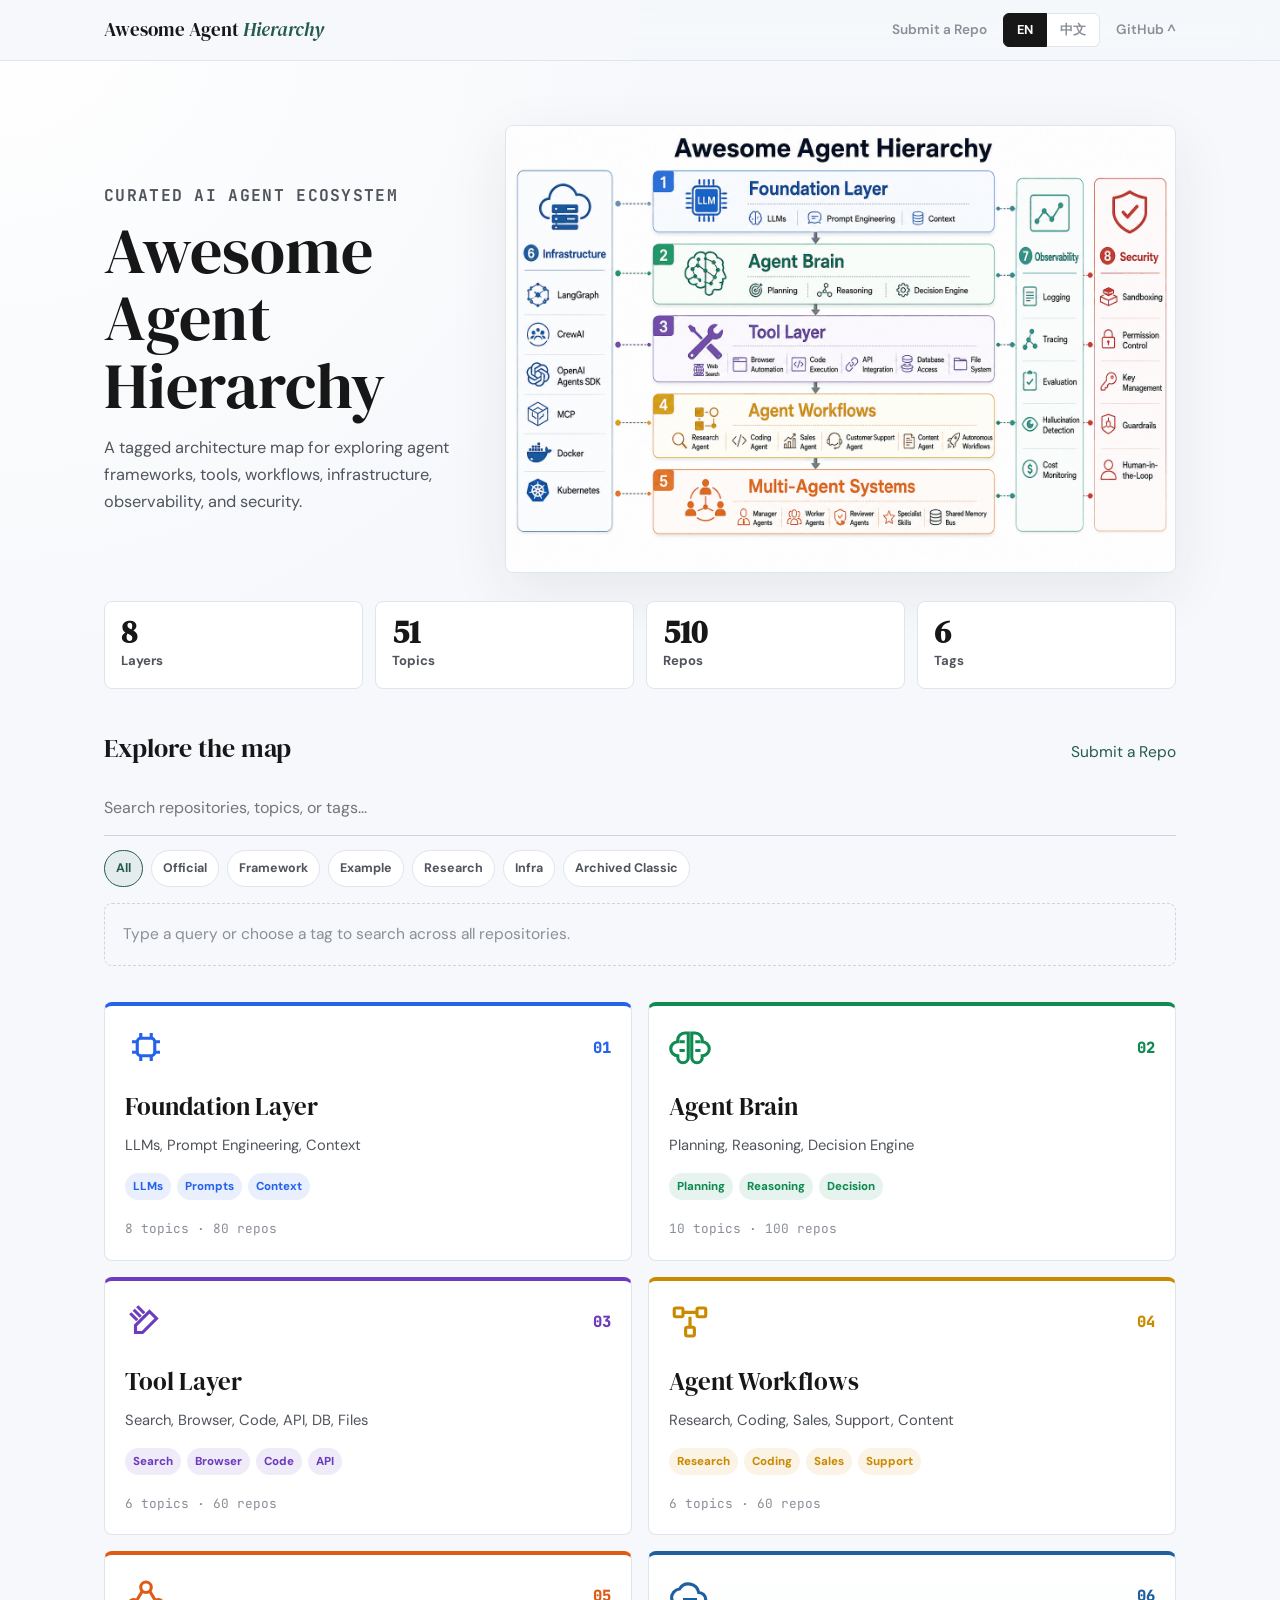
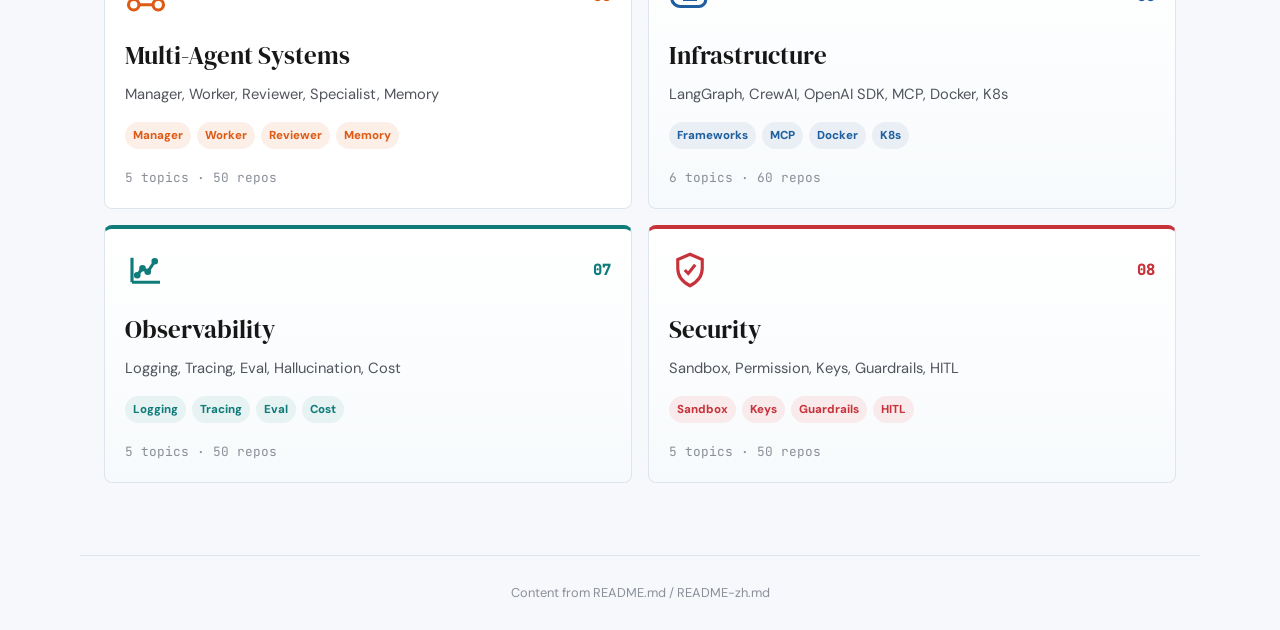
<file: docs/index.html>
<!DOCTYPE html>
<html lang="en">
<head>
<meta charset="UTF-8">
<meta name="viewport" content="width=device-width, initial-scale=1.0">
<title>Awesome Agent Hierarchy</title>
<meta name="description" content="A browsable, tagged ecosystem map of AI agent tooling across the full agent stack.">
<meta property="og:title" content="Awesome Agent Hierarchy">
<meta property="og:description" content="A browsable, tagged ecosystem map of AI agent tooling across the full agent stack.">
<meta property="og:image" content="awesome-agent-hierarchy.png">
<meta property="og:type" content="website">
<link rel="stylesheet" href="style.css">
<link href="https://fonts.googleapis.com/css2?family=DM+Sans:wght@400;500;600;700&family=DM+Serif+Display:ital@0;1&family=JetBrains+Mono:wght@400;500&display=swap" rel="stylesheet">
</head>
<body>

<nav class="nav">
  <div class="nav-inner">
    <a href="index.html" class="nav-brand">Awesome Agent <i>Hierarchy</i></a>
    <div class="nav-actions">
      <a href="https://github.com/GoDiao/awsome-agent-hierarchy/blob/main/CONTRIBUTING.md" class="nav-link" target="_blank" rel="noopener">Submit a Repo</a>
      <div class="lang-group">
        <button class="active" onclick="setLang('en')">EN</button>
        <button onclick="setLang('zh')">中文</button>
      </div>
      <a href="https://github.com/GoDiao/awsome-agent-hierarchy" class="nav-gh" target="_blank" rel="noopener">GitHub ^</a>
    </div>
  </div>
</nav>
<section class="hero home-hero">
  <div class="hero-copy">
    <p class="eyebrow">Curated AI agent ecosystem</p>
    <h1><span class="lang-en">Awesome Agent Hierarchy</span><span class="lang-zh">Awesome Agent Hierarchy</span></h1>
    <p><span class="lang-en">A tagged architecture map for exploring agent frameworks, tools, workflows, infrastructure, observability, and security.</span><span class="lang-zh">一张带标签的 AI Agent 架构地图，用于探索框架、工具、工作流、基础设施、可观测性和安全能力。</span></p>
  </div>
  <img class="framework-hero" src="awesome-agent-hierarchy.png" alt="Awesome Agent Hierarchy ecosystem framework" loading="eager">
</section>
<section class="stats-row" aria-label="Site statistics">
  <div><strong>8</strong><span>Layers</span></div>
  <div><strong>51</strong><span>Topics</span></div>
  <div><strong>510</strong><span>Repos</span></div>
  <div><strong>6</strong><span>Tags</span></div>
</section>
<section class="global-search">
  <div class="section-head">
    <h2>Explore the map</h2>
    <a href="https://github.com/GoDiao/awsome-agent-hierarchy/blob/main/CONTRIBUTING.md" target="_blank" rel="noopener">Submit a Repo</a>
  </div>
  <input id="home-search" type="text" placeholder="Search repositories, topics, or tags..." oninput="renderHomeSearch()">
  <div class="tag-filter"><button class="active" data-tag="all" onclick="setHomeTag('all')">All</button><button data-tag="official" onclick="setHomeTag('official')">Official</button><button data-tag="framework" onclick="setHomeTag('framework')">Framework</button><button data-tag="example" onclick="setHomeTag('example')">Example</button><button data-tag="research" onclick="setHomeTag('research')">Research</button><button data-tag="infra" onclick="setHomeTag('infra')">Infra</button><button data-tag="archived-classic" onclick="setHomeTag('archived-classic')">Archived Classic</button></div>
  <div id="home-results" class="home-results"></div>
</section>
<section class="layer-grid">

    <a class="layer-card rich-card" style="--layer-color:#2563eb" href="layer-01.html">
      <div class="layer-card-top">
        <span class="layer-icon"><svg viewBox="0 0 24 24"><rect x="7" y="7" width="10" height="10" rx="2"/><path d="M4 9h3M4 15h3M17 9h3M17 15h3M9 4v3M15 4v3M9 17v3M15 17v3"/></svg></span>
        <span class="layer-card-idx">01</span>
      </div>
      <div class="layer-card-title"><span class="lang-en">Foundation Layer</span><span class="lang-zh">基础层</span></div>
      <div class="layer-card-desc"><span class="lang-en">LLMs, Prompt Engineering, Context</span><span class="lang-zh">大语言模型、提示工程、上下文</span></div>
      <div class="chip-row"><span class="lang-en"><span>LLMs</span><span>Prompts</span><span>Context</span></span><span class="lang-zh"><span>大模型</span><span>提示</span><span>上下文</span></span></div>
      <div class="card-stats">8 topics · 80 repos</div>
    </a>
    <a class="layer-card rich-card" style="--layer-color:#0f8a50" href="layer-02.html">
      <div class="layer-card-top">
        <span class="layer-icon"><svg viewBox="0 0 24 24"><path d="M9 4a4 4 0 0 0-4 4v1a4 4 0 0 0 0 8v1a3 3 0 0 0 6 0V4z"/><path d="M15 4a4 4 0 0 1 4 4v1a4 4 0 0 1 0 8v1a3 3 0 0 1-6 0V4z"/><path d="M9 9H6M18 9h-3M9 14H6M18 14h-3"/></svg></span>
        <span class="layer-card-idx">02</span>
      </div>
      <div class="layer-card-title"><span class="lang-en">Agent Brain</span><span class="lang-zh">代理大脑</span></div>
      <div class="layer-card-desc"><span class="lang-en">Planning, Reasoning, Decision Engine</span><span class="lang-zh">规划、推理、决策引擎</span></div>
      <div class="chip-row"><span class="lang-en"><span>Planning</span><span>Reasoning</span><span>Decision</span></span><span class="lang-zh"><span>规划</span><span>推理</span><span>决策</span></span></div>
      <div class="card-stats">10 topics · 100 repos</div>
    </a>
    <a class="layer-card rich-card" style="--layer-color:#6d3bbd" href="layer-03.html">
      <div class="layer-card-top">
        <span class="layer-icon"><svg viewBox="0 0 24 24"><path d="M14 6l4 4-8 8H6v-4z"/><path d="M5 5l4 4M7 3l4 4M3 7l4 4"/></svg></span>
        <span class="layer-card-idx">03</span>
      </div>
      <div class="layer-card-title"><span class="lang-en">Tool Layer</span><span class="lang-zh">工具层</span></div>
      <div class="layer-card-desc"><span class="lang-en">Search, Browser, Code, API, DB, Files</span><span class="lang-zh">搜索、浏览器、代码、API、数据库、文件</span></div>
      <div class="chip-row"><span class="lang-en"><span>Search</span><span>Browser</span><span>Code</span><span>API</span></span><span class="lang-zh"><span>搜索</span><span>浏览器</span><span>代码</span><span>API</span></span></div>
      <div class="card-stats">6 topics · 60 repos</div>
    </a>
    <a class="layer-card rich-card" style="--layer-color:#c98a00" href="layer-04.html">
      <div class="layer-card-top">
        <span class="layer-icon"><svg viewBox="0 0 24 24"><rect x="3" y="4" width="5" height="5" rx="1"/><rect x="16" y="4" width="5" height="5" rx="1"/><rect x="9.5" y="15" width="5" height="5" rx="1"/><path d="M8 6.5h8M12 9v6"/></svg></span>
        <span class="layer-card-idx">04</span>
      </div>
      <div class="layer-card-title"><span class="lang-en">Agent Workflows</span><span class="lang-zh">代理工作流</span></div>
      <div class="layer-card-desc"><span class="lang-en">Research, Coding, Sales, Support, Content</span><span class="lang-zh">研究、编码、销售、客服、内容</span></div>
      <div class="chip-row"><span class="lang-en"><span>Research</span><span>Coding</span><span>Sales</span><span>Support</span></span><span class="lang-zh"><span>研究</span><span>编码</span><span>销售</span><span>客服</span></span></div>
      <div class="card-stats">6 topics · 60 repos</div>
    </a>
    <a class="layer-card rich-card" style="--layer-color:#de5b16" href="layer-05.html">
      <div class="layer-card-top">
        <span class="layer-icon"><svg viewBox="0 0 24 24"><circle cx="12" cy="7" r="3"/><circle cx="5" cy="17" r="3"/><circle cx="19" cy="17" r="3"/><path d="M10 9l-3 5M14 9l3 5M8 17h8"/></svg></span>
        <span class="layer-card-idx">05</span>
      </div>
      <div class="layer-card-title"><span class="lang-en">Multi-Agent Systems</span><span class="lang-zh">多代理系统</span></div>
      <div class="layer-card-desc"><span class="lang-en">Manager, Worker, Reviewer, Specialist, Memory</span><span class="lang-zh">管理、工作者、审查、专家、记忆</span></div>
      <div class="chip-row"><span class="lang-en"><span>Manager</span><span>Worker</span><span>Reviewer</span><span>Memory</span></span><span class="lang-zh"><span>管理</span><span>工作者</span><span>审查</span><span>记忆</span></span></div>
      <div class="card-stats">5 topics · 50 repos</div>
    </a>
    <a class="layer-card rich-card support-layer" style="--layer-color:#1f5f9f" href="layer-06.html">
      <div class="layer-card-top">
        <span class="layer-icon"><svg viewBox="0 0 24 24"><path d="M7 18h10a4 4 0 0 0 0-8 6 6 0 0 0-11-2 5 5 0 0 0 1 10z"/><path d="M8 14h8"/></svg></span>
        <span class="layer-card-idx">06</span>
      </div>
      <div class="layer-card-title"><span class="lang-en">Infrastructure</span><span class="lang-zh">基础设施</span></div>
      <div class="layer-card-desc"><span class="lang-en">LangGraph, CrewAI, OpenAI SDK, MCP, Docker, K8s</span><span class="lang-zh">LangGraph、CrewAI、OpenAI SDK、MCP、Docker、K8s</span></div>
      <div class="chip-row"><span class="lang-en"><span>Frameworks</span><span>MCP</span><span>Docker</span><span>K8s</span></span><span class="lang-zh"><span>框架</span><span>MCP</span><span>Docker</span><span>K8s</span></span></div>
      <div class="card-stats">6 topics · 60 repos</div>
    </a>
    <a class="layer-card rich-card support-layer" style="--layer-color:#0f7c7a" href="layer-07.html">
      <div class="layer-card-top">
        <span class="layer-icon"><svg viewBox="0 0 24 24"><path d="M4 19V5"/><path d="M4 19h16"/><path d="M7 15l3-4 3 2 4-6"/><circle cx="7" cy="15" r="1"/><circle cx="10" cy="11" r="1"/><circle cx="13" cy="13" r="1"/><circle cx="17" cy="7" r="1"/></svg></span>
        <span class="layer-card-idx">07</span>
      </div>
      <div class="layer-card-title"><span class="lang-en">Observability</span><span class="lang-zh">可观测性</span></div>
      <div class="layer-card-desc"><span class="lang-en">Logging, Tracing, Eval, Hallucination, Cost</span><span class="lang-zh">日志、追踪、评估、幻觉、成本</span></div>
      <div class="chip-row"><span class="lang-en"><span>Logging</span><span>Tracing</span><span>Eval</span><span>Cost</span></span><span class="lang-zh"><span>日志</span><span>追踪</span><span>评估</span><span>成本</span></span></div>
      <div class="card-stats">5 topics · 50 repos</div>
    </a>
    <a class="layer-card rich-card support-layer" style="--layer-color:#c7333b" href="layer-08.html">
      <div class="layer-card-top">
        <span class="layer-icon"><svg viewBox="0 0 24 24"><path d="M12 3l7 3v5c0 5-3 8-7 10-4-2-7-5-7-10V6z"/><path d="M9 12l2 2 4-5"/></svg></span>
        <span class="layer-card-idx">08</span>
      </div>
      <div class="layer-card-title"><span class="lang-en">Security</span><span class="lang-zh">安全层</span></div>
      <div class="layer-card-desc"><span class="lang-en">Sandbox, Permission, Keys, Guardrails, HITL</span><span class="lang-zh">沙箱、权限、密钥、护栏、人工审批</span></div>
      <div class="chip-row"><span class="lang-en"><span>Sandbox</span><span>Keys</span><span>Guardrails</span><span>HITL</span></span><span class="lang-zh"><span>沙箱</span><span>密钥</span><span>护栏</span><span>审批</span></span></div>
      <div class="card-stats">5 topics · 50 repos</div>
    </a>
</section>
<button class="btt" id="btt" onclick="window.scrollTo({top:0,behavior:'smooth'})">^</button>
<footer class="foot"><span class="lang-en">Content from </span><span class="lang-zh">内容来自 </span>README.md / README-zh.md</footer>

<script>
const REPO_INDEX = [{"name": "system-prompts-and-models-of-ai-tools", "url": "https://github.com/x1xhlol/system-prompts-and-models-of-ai-tools", "desc": "Full system prompts extracted from Augment Code, Claude Code, Cursor, Devin, Manus, Perplexity, Windsurf, v0, etc.", "descZh": "从 Augment Code、Claude Code、Cursor、Devin、Manus、Perplexity、Windsurf、v0 等提取的完整系统提示。", "tags": ["framework"], "tagLabels": ["Framework"], "layer": "Foundation Layer", "layerZh": "基础层", "topic": "System Prompts — Collections and tools for LLM system prompts", "topicZh": "系统提示 — LLM 系统提示合集与工具", "href": "layer-01.html"}, {"name": "system_prompts_leaks", "url": "https://github.com/asgeirtj/system_prompts_leaks", "desc": "Extracted system prompts from ChatGPT, Claude, Gemini, Grok, Copilot, Perplexity, and more.", "descZh": "ChatGPT、Claude、Gemini、Grok、Copilot、Perplexity 等系统提示提取。", "tags": ["framework"], "tagLabels": ["Framework"], "layer": "Foundation Layer", "layerZh": "基础层", "topic": "System Prompts — Collections and tools for LLM system prompts", "topicZh": "系统提示 — LLM 系统提示合集与工具", "href": "layer-01.html"}, {"name": "CL4R1T4S", "url": "https://github.com/elder-plinius/CL4R1T4S", "desc": "Leaked system prompts for transparency — ChatGPT, Claude, Gemini, Grok, Cursor, Lovable, Replit.", "descZh": "泄露的系统提示合集——ChatGPT、Claude、Gemini、Grok、Cursor、Lovable、Replit。", "tags": ["framework"], "tagLabels": ["Framework"], "layer": "Foundation Layer", "layerZh": "基础层", "topic": "System Prompts — Collections and tools for LLM system prompts", "topicZh": "系统提示 — LLM 系统提示合集与工具", "href": "layer-01.html"}, {"name": "leaked-system-prompts", "url": "https://github.com/jujumilk3/leaked-system-prompts", "desc": "Collection of leaked system prompts from various LLM products.", "descZh": "各类 LLM 产品泄露系统提示收集。", "tags": ["framework"], "tagLabels": ["Framework"], "layer": "Foundation Layer", "layerZh": "基础层", "topic": "System Prompts — Collections and tools for LLM system prompts", "topicZh": "系统提示 — LLM 系统提示合集与工具", "href": "layer-01.html"}, {"name": "chatgpt_system_prompt", "url": "https://github.com/LouisShark/chatgpt_system_prompt", "desc": "GPT system prompts with prompt injection and leaking techniques.", "descZh": "GPT 系统提示收集，含提示注入和泄露技术。", "tags": ["framework"], "tagLabels": ["Framework"], "layer": "Foundation Layer", "layerZh": "基础层", "topic": "System Prompts — Collections and tools for LLM system prompts", "topicZh": "系统提示 — LLM 系统提示合集与工具", "href": "layer-01.html"}, {"name": "claude-code-system-prompts", "url": "https://github.com/Piebald-AI/claude-code-system-prompts", "desc": "All parts of Claude Code's system prompt: 27 builtin tools, sub-agent prompts, utility prompts.", "descZh": "Claude Code 完整系统提示：27 个内置工具、子代理提示、工具提示。", "tags": ["framework", "infra"], "tagLabels": ["Framework", "Infra"], "layer": "Foundation Layer", "layerZh": "基础层", "topic": "System Prompts — Collections and tools for LLM system prompts", "topicZh": "系统提示 — LLM 系统提示合集与工具", "href": "layer-01.html"}, {"name": "awesome-ai-system-prompts", "url": "https://github.com/dontriskit/awesome-ai-system-prompts", "desc": "Curated system prompts for ChatGPT, Claude, Perplexity, Manus, Claude Code, Lovable, v0, Grok.", "descZh": "精选系统提示——ChatGPT、Claude、Perplexity、Manus、Claude Code、Lovable、v0、Grok。", "tags": ["framework", "research"], "tagLabels": ["Framework", "Research"], "layer": "Foundation Layer", "layerZh": "基础层", "topic": "System Prompts — Collections and tools for LLM system prompts", "topicZh": "系统提示 — LLM 系统提示合集与工具", "href": "layer-01.html"}, {"name": "TheBigPromptLibrary", "url": "https://github.com/0xeb/TheBigPromptLibrary", "desc": "Large collection of prompts, system prompts, and LLM instructions.", "descZh": "大型提示、系统提示和 LLM 指令合集。", "tags": ["framework"], "tagLabels": ["Framework"], "layer": "Foundation Layer", "layerZh": "基础层", "topic": "System Prompts — Collections and tools for LLM system prompts", "topicZh": "系统提示 — LLM 系统提示合集与工具", "href": "layer-01.html"}, {"name": "tweakcc", "url": "https://github.com/Piebald-AI/tweakcc", "desc": "Customize Claude Code's system prompts, toolsets, and themes.", "descZh": "自定义 Claude Code 系统提示、工具集和主题。", "tags": ["framework", "infra"], "tagLabels": ["Framework", "Infra"], "layer": "Foundation Layer", "layerZh": "基础层", "topic": "System Prompts — Collections and tools for LLM system prompts", "topicZh": "系统提示 — LLM 系统提示合集与工具", "href": "layer-01.html"}, {"name": "awesome-system-prompts", "url": "https://github.com/langgptai/awesome-system-prompts", "desc": "System prompts of DeepSeek, ChatGPT, Gemini, Grok, Qwen.", "descZh": "DeepSeek、ChatGPT、Gemini、Grok、Qwen 的系统提示。", "tags": ["framework", "research"], "tagLabels": ["Framework", "Research"], "layer": "Foundation Layer", "layerZh": "基础层", "topic": "System Prompts — Collections and tools for LLM system prompts", "topicZh": "系统提示 — LLM 系统提示合集与工具", "href": "layer-01.html"}, {"name": "Otter", "url": "https://github.com/EvolvingLMMs-Lab/Otter", "desc": "Multi-modal model with improved instruction-following and in-context learning.", "descZh": "多模态模型，指令遵循和上下文学习能力提升。", "tags": ["framework", "example"], "tagLabels": ["Framework", "Example"], "layer": "Foundation Layer", "layerZh": "基础层", "topic": "Few-Shot / In-Context Learning — Learning from demonstrations", "topicZh": "少样本 / 上下文学习 — 从示范中学习", "href": "layer-01.html"}, {"name": "prompt-in-context-learning", "url": "https://github.com/EgoAlpha/prompt-in-context-learning", "desc": "Awesome resources for in-context learning and prompt engineering.", "descZh": "上下文学习和提示工程精选资源。", "tags": ["framework", "example"], "tagLabels": ["Framework", "Example"], "layer": "Foundation Layer", "layerZh": "基础层", "topic": "Few-Shot / In-Context Learning — Learning from demonstrations", "topicZh": "少样本 / 上下文学习 — 从示范中学习", "href": "layer-01.html"}, {"name": "ICL_PaperList", "url": "https://github.com/dqxiu/ICL_PaperList", "desc": "Curated research papers on in-context learning.", "descZh": "上下文学习研究论文精选。", "tags": ["framework", "example", "research", "infra"], "tagLabels": ["Framework", "Example", "Research", "Infra"], "layer": "Foundation Layer", "layerZh": "基础层", "topic": "Few-Shot / In-Context Learning — Learning from demonstrations", "topicZh": "少样本 / 上下文学习 — 从示范中学习", "href": "layer-01.html"}, {"name": "OpenICL", "url": "https://github.com/Shark-NLP/OpenICL", "desc": "Open-source framework for in-context learning research and prototyping.", "descZh": "上下文学习研究与原型开发开源框架。", "tags": ["framework", "example", "research", "infra"], "tagLabels": ["Framework", "Example", "Research", "Infra"], "layer": "Foundation Layer", "layerZh": "基础层", "topic": "Few-Shot / In-Context Learning — Learning from demonstrations", "topicZh": "少样本 / 上下文学习 — 从示范中学习", "href": "layer-01.html"}, {"name": "DINOv", "url": "https://github.com/UX-Decoder/DINOv", "desc": "Visual in-context learning (CVPR 2024).", "descZh": "视觉上下文学习（CVPR 2024）。", "tags": ["official", "framework", "example", "research"], "tagLabels": ["Official", "Framework", "Example", "Research"], "layer": "Foundation Layer", "layerZh": "基础层", "topic": "Few-Shot / In-Context Learning — Learning from demonstrations", "topicZh": "少样本 / 上下文学习 — 从示范中学习", "href": "layer-01.html"}, {"name": "t-few", "url": "https://github.com/r-three/t-few", "desc": "Few-shot parameter-efficient fine-tuning vs in-context learning.", "descZh": "少样本参数高效微调 vs 上下文学习对比。", "tags": ["framework", "example"], "tagLabels": ["Framework", "Example"], "layer": "Foundation Layer", "layerZh": "基础层", "topic": "Few-Shot / In-Context Learning — Learning from demonstrations", "topicZh": "少样本 / 上下文学习 — 从示范中学习", "href": "layer-01.html"}, {"name": "xmc.dspy", "url": "https://github.com/KarelDO/xmc.dspy", "desc": "In-context learning for extreme multi-label classification.", "descZh": "极端多标签分类的上下文学习。", "tags": ["framework", "example", "research"], "tagLabels": ["Framework", "Example", "Research"], "layer": "Foundation Layer", "layerZh": "基础层", "topic": "Few-Shot / In-Context Learning — Learning from demonstrations", "topicZh": "少样本 / 上下文学习 — 从示范中学习", "href": "layer-01.html"}, {"name": "prompt-lib", "url": "https://github.com/reasoning-machines/prompt-lib", "desc": "Utilities for few-shot prompting experiments on LLMs.", "descZh": "LLM 少样本提示实验工具。", "tags": ["framework", "example", "research"], "tagLabels": ["Framework", "Example", "Research"], "layer": "Foundation Layer", "layerZh": "基础层", "topic": "Few-Shot / In-Context Learning — Learning from demonstrations", "topicZh": "少样本 / 上下文学习 — 从示范中学习", "href": "layer-01.html"}, {"name": "TextualExplInContext", "url": "https://github.com/xiye17/TextualExplInContext", "desc": "Unreliability of explanations in few-shot prompting (NeurIPS 2022).", "descZh": "少样本提示中解释的不可靠性（NeurIPS 2022）。", "tags": ["framework", "example", "research"], "tagLabels": ["Framework", "Example", "Research"], "layer": "Foundation Layer", "layerZh": "基础层", "topic": "Few-Shot / In-Context Learning — Learning from demonstrations", "topicZh": "少样本 / 上下文学习 — 从示范中学习", "href": "layer-01.html"}, {"name": "bullet", "url": "https://github.com/rafaelpierre/bullet", "desc": "Zero-shot / few-shot LLM-based text classification framework.", "descZh": "零样本/少样本 LLM 文本分类框架。", "tags": ["framework", "example"], "tagLabels": ["Framework", "Example"], "layer": "Foundation Layer", "layerZh": "基础层", "topic": "Few-Shot / In-Context Learning — Learning from demonstrations", "topicZh": "少样本 / 上下文学习 — 从示范中学习", "href": "layer-01.html"}, {"name": "Awesome-LLM-Strawberry", "url": "https://github.com/hijkzzz/Awesome-LLM-Strawberry", "desc": "Papers and projects on OpenAI o1 and reasoning techniques.", "descZh": "OpenAI o1 及推理技术论文和项目合集。", "tags": ["framework", "research"], "tagLabels": ["Framework", "Research"], "layer": "Foundation Layer", "layerZh": "基础层", "topic": "Chain-of-Thought / Reasoning — Step-by-step reasoning techniques", "topicZh": "思维链 / 推理 — 逐步推理技术", "href": "layer-01.html"}, {"name": "tree-of-thought-llm", "url": "https://github.com/princeton-nlp/tree-of-thought-llm", "desc": "Tree of Thoughts: Deliberate Problem Solving with LLMs (NeurIPS 2023).", "descZh": "思维树：LLM 深思问题求解（NeurIPS 2023）。", "tags": ["framework", "research", "infra"], "tagLabels": ["Framework", "Research", "Infra"], "layer": "Foundation Layer", "layerZh": "基础层", "topic": "Chain-of-Thought / Reasoning — Step-by-step reasoning techniques", "topicZh": "思维链 / 推理 — 逐步推理技术", "href": "layer-01.html"}, {"name": "deepreasoning", "url": "https://github.com/winfunc/deepreasoning", "desc": "DeepSeek R1 CoT reasoning traces integrated with Claude models.", "descZh": "DeepSeek R1 CoT 推理轨迹与 Claude 模型集成。", "tags": ["framework", "research", "infra"], "tagLabels": ["Framework", "Research", "Infra"], "layer": "Foundation Layer", "layerZh": "基础层", "topic": "Chain-of-Thought / Reasoning — Step-by-step reasoning techniques", "topicZh": "思维链 / 推理 — 逐步推理技术", "href": "layer-01.html"}, {"name": "tree-of-thoughts", "url": "https://github.com/kyegomez/tree-of-thoughts", "desc": "Plug-and-play Tree of Thoughts implementation.", "descZh": "即插即用思维树实现。", "tags": ["framework", "research"], "tagLabels": ["Framework", "Research"], "layer": "Foundation Layer", "layerZh": "基础层", "topic": "Chain-of-Thought / Reasoning — Step-by-step reasoning techniques", "topicZh": "思维链 / 推理 — 逐步推理技术", "href": "layer-01.html"}, {"name": "reasoning-from-scratch", "url": "https://github.com/rasbt/reasoning-from-scratch", "desc": "Implement a reasoning LLM in PyTorch from scratch.", "descZh": "从零开始用 PyTorch 实现推理 LLM。", "tags": ["framework", "example", "research"], "tagLabels": ["Framework", "Example", "Research"], "layer": "Foundation Layer", "layerZh": "基础层", "topic": "Chain-of-Thought / Reasoning — Step-by-step reasoning techniques", "topicZh": "思维链 / 推理 — 逐步推理技术", "href": "layer-01.html"}, {"name": "mm-cot", "url": "https://github.com/amazon-science/mm-cot", "desc": "Multimodal Chain-of-Thought Reasoning in Language Models.", "descZh": "多模态思维链推理。", "tags": ["official", "framework", "research"], "tagLabels": ["Official", "Framework", "Research"], "layer": "Foundation Layer", "layerZh": "基础层", "topic": "Chain-of-Thought / Reasoning — Step-by-step reasoning techniques", "topicZh": "思维链 / 推理 — 逐步推理技术", "href": "layer-01.html"}, {"name": "Awesome-LLM-Reasoning", "url": "https://github.com/atfortes/Awesome-LLM-Reasoning", "desc": "From CoT prompting to o1 and DeepSeek-R1 — curated reasoning resource list.", "descZh": "从 CoT 到 o1 和 DeepSeek-R1 的推理资源列表。", "tags": ["framework", "research"], "tagLabels": ["Framework", "Research"], "layer": "Foundation Layer", "layerZh": "基础层", "topic": "Chain-of-Thought / Reasoning — Step-by-step reasoning techniques", "topicZh": "思维链 / 推理 — 逐步推理技术", "href": "layer-01.html"}, {"name": "chain-of-thought-hub", "url": "https://github.com/FranxYao/chain-of-thought-hub", "desc": "Benchmarking LLMs' complex reasoning with CoT prompting.", "descZh": "CoT 提示下 LLM 复杂推理能力基准测试。", "tags": ["framework", "research"], "tagLabels": ["Framework", "Research"], "layer": "Foundation Layer", "layerZh": "基础层", "topic": "Chain-of-Thought / Reasoning — Step-by-step reasoning techniques", "topicZh": "思维链 / 推理 — 逐步推理技术", "href": "layer-01.html"}, {"name": "Chain-of-ThoughtsPapers", "url": "https://github.com/Timothyxxx/Chain-of-ThoughtsPapers", "desc": "Paper collection tracing the CoT reasoning trend.", "descZh": "CoT 推理趋势论文集。", "tags": ["framework", "research", "infra", "archived-classic"], "tagLabels": ["Framework", "Research", "Infra", "Archived Classic"], "layer": "Foundation Layer", "layerZh": "基础层", "topic": "Chain-of-Thought / Reasoning — Step-by-step reasoning techniques", "topicZh": "思维链 / 推理 — 逐步推理技术", "href": "layer-01.html"}, {"name": "auto-cot", "url": "https://github.com/amazon-science/auto-cot", "desc": "Automatic Chain-of-Thought Prompting in LLMs.", "descZh": "LLM 自动思维链提示。", "tags": ["official", "framework", "research"], "tagLabels": ["Official", "Framework", "Research"], "layer": "Foundation Layer", "layerZh": "基础层", "topic": "Chain-of-Thought / Reasoning — Step-by-step reasoning techniques", "topicZh": "思维链 / 推理 — 逐步推理技术", "href": "layer-01.html"}, {"name": "guidance", "url": "https://github.com/guidance-ai/guidance", "desc": "Constraint-based generation with templating for controlling LLMs.", "descZh": "基于约束的模板生成，控制 LLM 输出。", "tags": ["framework"], "tagLabels": ["Framework"], "layer": "Foundation Layer", "layerZh": "基础层", "topic": "Structured Output — JSON, schemas, and constrained generation", "topicZh": "结构化输出 — JSON、模式与约束生成", "href": "layer-01.html"}, {"name": "pydantic-ai", "url": "https://github.com/pydantic/pydantic-ai", "desc": "AI Agent Framework — structured output via Pydantic type annotations.", "descZh": "AI 代理框架——通过 Pydantic 类型注解实现结构化输出。", "tags": ["official", "framework"], "tagLabels": ["Official", "Framework"], "layer": "Foundation Layer", "layerZh": "基础层", "topic": "Structured Output — JSON, schemas, and constrained generation", "topicZh": "结构化输出 — JSON、模式与约束生成", "href": "layer-01.html"}, {"name": "outlines", "url": "https://github.com/dottxt-ai/outlines", "desc": "Structured generation via token-level constrained decoding (regex, JSON Schema, CFG).", "descZh": "基于 token 级约束解码的结构化生成（regex、JSON Schema、CFG）。", "tags": ["framework"], "tagLabels": ["Framework"], "layer": "Foundation Layer", "layerZh": "基础层", "topic": "Structured Output — JSON, schemas, and constrained generation", "topicZh": "结构化输出 — JSON、模式与约束生成", "href": "layer-01.html"}, {"name": "instructor", "url": "https://github.com/567-labs/instructor", "desc": "Patches OpenAI/Anthropic clients to return Pydantic models.", "descZh": "为 OpenAI/Anthropic 客户端打补丁，返回 Pydantic 模型。", "tags": ["framework"], "tagLabels": ["Framework"], "layer": "Foundation Layer", "layerZh": "基础层", "topic": "Structured Output — JSON, schemas, and constrained generation", "topicZh": "结构化输出 — JSON、模式与约束生成", "href": "layer-01.html"}, {"name": "TypeChat", "url": "https://github.com/microsoft/TypeChat", "desc": "Maps natural language intent to typed JSON using TypeScript types.", "descZh": "使用 TypeScript 类型将自然语言意图映射为类型化 JSON。", "tags": ["official", "framework"], "tagLabels": ["Official", "Framework"], "layer": "Foundation Layer", "layerZh": "基础层", "topic": "Structured Output — JSON, schemas, and constrained generation", "topicZh": "结构化输出 — JSON、模式与约束生成", "href": "layer-01.html"}, {"name": "guardrails", "url": "https://github.com/guardrails-ai/guardrails", "desc": "Input/output validation, schema enforcement, and re-asking for LLMs.", "descZh": "LLM 输入/输出验证、模式执行和重新询问。", "tags": ["framework", "infra"], "tagLabels": ["Framework", "Infra"], "layer": "Foundation Layer", "layerZh": "基础层", "topic": "Structured Output — JSON, schemas, and constrained generation", "topicZh": "结构化输出 — JSON、模式与约束生成", "href": "layer-01.html"}, {"name": "jsonformer", "url": "https://github.com/1rgs/jsonformer", "desc": "Bulletproof structured JSON generation via constrained decoding.", "descZh": "通过约束解码实现可靠的结构化 JSON 生成。", "tags": ["framework"], "tagLabels": ["Framework"], "layer": "Foundation Layer", "layerZh": "基础层", "topic": "Structured Output — JSON, schemas, and constrained generation", "topicZh": "结构化输出 — JSON、模式与约束生成", "href": "layer-01.html"}, {"name": "lmql", "url": "https://github.com/eth-sri/lmql", "desc": "Declarative constraint language for guided LLM programming.", "descZh": "声明式约束语言，用于引导 LLM 编程。", "tags": ["framework"], "tagLabels": ["Framework"], "layer": "Foundation Layer", "layerZh": "基础层", "topic": "Structured Output — JSON, schemas, and constrained generation", "topicZh": "结构化输出 — JSON、模式与约束生成", "href": "layer-01.html"}, {"name": "lm-format-enforcer", "url": "https://github.com/noamgat/lm-format-enforcer", "desc": "Enforce JSON Schema, Regex, etc. at generation time.", "descZh": "在生成时强制执行 JSON Schema、Regex 等格式。", "tags": ["framework"], "tagLabels": ["Framework"], "layer": "Foundation Layer", "layerZh": "基础层", "topic": "Structured Output — JSON, schemas, and constrained generation", "topicZh": "结构化输出 — JSON、模式与约束生成", "href": "layer-01.html"}, {"name": "xgrammar", "url": "https://github.com/mlc-ai/xgrammar", "desc": "Fast grammar-based constrained decoding for structured generation.", "descZh": "快速基于语法的约束解码结构化生成。", "tags": ["framework"], "tagLabels": ["Framework"], "layer": "Foundation Layer", "layerZh": "基础层", "topic": "Structured Output — JSON, schemas, and constrained generation", "topicZh": "结构化输出 — JSON、模式与约束生成", "href": "layer-01.html"}, {"name": "mempalace", "url": "https://github.com/MemPalace/mempalace", "desc": "Best-benchmarked open-source AI memory system.", "descZh": "基准测试最优的开源 AI 记忆系统。", "tags": ["framework", "research"], "tagLabels": ["Framework", "Research"], "layer": "Foundation Layer", "layerZh": "基础层", "topic": "Memory — Long-term and short-term memory for AI agents", "topicZh": "记忆 — AI 代理的长期和短期记忆", "href": "layer-01.html"}, {"name": "mem0", "url": "https://github.com/mem0ai/mem0", "desc": "Memory layer for AI agents.", "descZh": "跨应用、工具和会话的 AI 代理通用记忆层。", "tags": ["official", "framework"], "tagLabels": ["Official", "Framework"], "layer": "Foundation Layer", "layerZh": "基础层", "topic": "Memory — Long-term and short-term memory for AI agents", "topicZh": "记忆 — AI 代理的长期和短期记忆", "href": "layer-01.html"}, {"name": "letta", "url": "https://github.com/letta-ai/letta", "desc": "Build stateful LLM agents with MemGPT.", "descZh": "基于 MemGPT 构建有状态 LLM 代理。", "tags": ["official", "framework"], "tagLabels": ["Official", "Framework"], "layer": "Foundation Layer", "layerZh": "基础层", "topic": "Memory — Long-term and short-term memory for AI agents", "topicZh": "记忆 — AI 代理的长期和短期记忆", "href": "layer-01.html"}, {"name": "hindsight", "url": "https://github.com/vectorize-io/hindsight", "desc": "Agent memory that learns.", "descZh": "能学习的代理记忆。", "tags": ["framework"], "tagLabels": ["Framework"], "layer": "Foundation Layer", "layerZh": "基础层", "topic": "Memory — Long-term and short-term memory for AI agents", "topicZh": "记忆 — AI 代理的长期和短期记忆", "href": "layer-01.html"}, {"name": "TencentDB-Agent-Memory", "url": "https://github.com/Tencent/TencentDB-Agent-Memory", "desc": "Fully local 4-tier progressive memory pipeline, zero external API dependencies.", "descZh": "全本地四级渐进式记忆管线，零外部 API 依赖。", "tags": ["official", "framework", "infra"], "tagLabels": ["Official", "Framework", "Infra"], "layer": "Foundation Layer", "layerZh": "基础层", "topic": "Memory — Long-term and short-term memory for AI agents", "topicZh": "记忆 — AI 代理的长期和短期记忆", "href": "layer-01.html"}, {"name": "A-MEM", "url": "https://github.com/agiresearch/A-MEM", "desc": "Agentic memory for LLM agents.", "descZh": "LLM 代理的自主记忆系统。", "tags": ["framework"], "tagLabels": ["Framework"], "layer": "Foundation Layer", "layerZh": "基础层", "topic": "Memory — Long-term and short-term memory for AI agents", "topicZh": "记忆 — AI 代理的长期和短期记忆", "href": "layer-01.html"}, {"name": "Awesome-AI-Memory", "url": "https://github.com/IAAR-Shanghai/Awesome-AI-Memory", "desc": "Curated knowledge base on AI memory — research, frameworks, benchmarks.", "descZh": "AI 记忆精选知识库——研究、框架、基准测试。", "tags": ["framework", "research", "infra"], "tagLabels": ["Framework", "Research", "Infra"], "layer": "Foundation Layer", "layerZh": "基础层", "topic": "Memory — Long-term and short-term memory for AI agents", "topicZh": "记忆 — AI 代理的长期和短期记忆", "href": "layer-01.html"}, {"name": "general-agentic-memory", "url": "https://github.com/VectorSpaceLab/general-agentic-memory", "desc": "General memory system for agents, powered by deep-research.", "descZh": "基于深度研究的通用代理记忆系统。", "tags": ["framework", "research", "infra"], "tagLabels": ["Framework", "Research", "Infra"], "layer": "Foundation Layer", "layerZh": "基础层", "topic": "Memory — Long-term and short-term memory for AI agents", "topicZh": "记忆 — AI 代理的长期和短期记忆", "href": "layer-01.html"}, {"name": "mcp-mem0", "url": "https://github.com/coleam00/mcp-mem0", "desc": "MCP server for long-term agent memory with Mem0 integration.", "descZh": "集成 Mem0 的长期代理记忆 MCP 服务器。", "tags": ["framework", "example", "infra"], "tagLabels": ["Framework", "Example", "Infra"], "layer": "Foundation Layer", "layerZh": "基础层", "topic": "Memory — Long-term and short-term memory for AI agents", "topicZh": "记忆 — AI 代理的长期和短期记忆", "href": "layer-01.html"}, {"name": "memoir", "url": "https://github.com/zhangfengcdt/memoir", "desc": "Hierarchical agent memory with Git-like version control.", "descZh": "类 Git 版本控制的分层代理记忆。", "tags": ["framework"], "tagLabels": ["Framework"], "layer": "Foundation Layer", "layerZh": "基础层", "topic": "Memory — Long-term and short-term memory for AI agents", "topicZh": "记忆 — AI 代理的长期和短期记忆", "href": "layer-01.html"}, {"name": "ragflow", "url": "https://github.com/infiniflow/ragflow", "desc": "Leading open-source RAG engine with agent capabilities.", "descZh": "开源 RAG 引擎，支持文档理解和代理检索。", "tags": ["official", "framework", "research", "infra"], "tagLabels": ["Official", "Framework", "Research", "Infra"], "layer": "Foundation Layer", "layerZh": "基础层", "topic": "RAG — Retrieval-Augmented Generation frameworks and tools", "topicZh": "RAG — 检索增强生成框架与工具", "href": "layer-01.html"}, {"name": "LightRAG", "url": "https://github.com/HKUDS/LightRAG", "desc": "Simple and fast retrieval-augmented generation (EMNLP 2025).", "descZh": "简单快速的检索增强生成（EMNLP 2025）。", "tags": ["framework", "research"], "tagLabels": ["Framework", "Research"], "layer": "Foundation Layer", "layerZh": "基础层", "topic": "RAG — Retrieval-Augmented Generation frameworks and tools", "topicZh": "RAG — 检索增强生成框架与工具", "href": "layer-01.html"}, {"name": "graphrag", "url": "https://github.com/microsoft/graphrag", "desc": "Modular graph-based RAG system from Microsoft.", "descZh": "微软模块化图基 RAG 系统。", "tags": ["official", "framework", "research"], "tagLabels": ["Official", "Framework", "Research"], "layer": "Foundation Layer", "layerZh": "基础层", "topic": "RAG — Retrieval-Augmented Generation frameworks and tools", "topicZh": "RAG — 检索增强生成框架与工具", "href": "layer-01.html"}, {"name": "RAG_Techniques", "url": "https://github.com/NirDiamant/RAG_Techniques", "desc": "Advanced RAG techniques with detailed notebook tutorials.", "descZh": "高级 RAG 技术，含详细 notebook 教程。", "tags": ["official", "framework", "example", "research", "infra"], "tagLabels": ["Official", "Framework", "Example", "Research", "Infra"], "layer": "Foundation Layer", "layerZh": "基础层", "topic": "RAG — Retrieval-Augmented Generation frameworks and tools", "topicZh": "RAG — 检索增强生成框架与工具", "href": "layer-01.html"}, {"name": "memvid", "url": "https://github.com/memvid/memvid", "desc": "Serverless single-file replacement for complex RAG pipelines.", "descZh": "单文件视频后端记忆与检索，适合 RAG 风格代理。", "tags": ["framework", "research", "infra"], "tagLabels": ["Framework", "Research", "Infra"], "layer": "Foundation Layer", "layerZh": "基础层", "topic": "RAG — Retrieval-Augmented Generation frameworks and tools", "topicZh": "RAG — 检索增强生成框架与工具", "href": "layer-01.html"}, {"name": "llmware", "url": "https://github.com/llmware-ai/llmware", "desc": "Unified enterprise RAG framework with small specialized models.", "descZh": "基于小型专业模型的企业 RAG 统一框架。", "tags": ["framework", "research"], "tagLabels": ["Framework", "Research"], "layer": "Foundation Layer", "layerZh": "基础层", "topic": "RAG — Retrieval-Augmented Generation frameworks and tools", "topicZh": "RAG — 检索增强生成框架与工具", "href": "layer-01.html"}, {"name": "orama", "url": "https://github.com/oramasearch/orama", "desc": "Complete search engine with full-text, vector, and hybrid search.", "descZh": "全文、向量和混合搜索的完整搜索引擎。", "tags": ["framework", "research", "infra"], "tagLabels": ["Framework", "Research", "Infra"], "layer": "Foundation Layer", "layerZh": "基础层", "topic": "RAG — Retrieval-Augmented Generation frameworks and tools", "topicZh": "RAG — 检索增强生成框架与工具", "href": "layer-01.html"}, {"name": "R2R", "url": "https://github.com/SciPhi-AI/R2R", "desc": "Production-ready agentic RAG with RESTful API.", "descZh": "生产就绪的代理式 RAG，带 RESTful API。", "tags": ["framework", "research", "infra"], "tagLabels": ["Framework", "Research", "Infra"], "layer": "Foundation Layer", "layerZh": "基础层", "topic": "RAG — Retrieval-Augmented Generation frameworks and tools", "topicZh": "RAG — 检索增强生成框架与工具", "href": "layer-01.html"}, {"name": "Verba", "url": "https://github.com/weaviate/Verba", "desc": "RAG chatbot powered by Weaviate.", "descZh": "基于 Weaviate 的 RAG 聊天机器人。", "tags": ["official", "framework", "research"], "tagLabels": ["Official", "Framework", "Research"], "layer": "Foundation Layer", "layerZh": "基础层", "topic": "RAG — Retrieval-Augmented Generation frameworks and tools", "topicZh": "RAG — 检索增强生成框架与工具", "href": "layer-01.html"}, {"name": "azure-search-openai-demo", "url": "https://github.com/Azure-Samples/azure-search-openai-demo", "desc": "Reference RAG app using Azure AI Search + OpenAI.", "descZh": "Azure AI Search + OpenAI 参考问答应用。", "tags": ["official", "framework", "example", "research", "infra"], "tagLabels": ["Official", "Framework", "Example", "Research", "Infra"], "layer": "Foundation Layer", "layerZh": "基础层", "topic": "RAG — Retrieval-Augmented Generation frameworks and tools", "topicZh": "RAG — 检索增强生成框架与工具", "href": "layer-01.html"}, {"name": "milvus", "url": "https://github.com/milvus-io/milvus", "desc": "High-performance cloud-native vector database for ANN search.", "descZh": "高性能云原生向量数据库，支持 ANN 搜索。", "tags": ["official", "framework", "infra"], "tagLabels": ["Official", "Framework", "Infra"], "layer": "Foundation Layer", "layerZh": "基础层", "topic": "Vector Database — Storage and search for embeddings", "topicZh": "向量数据库 — 嵌入存储与搜索", "href": "layer-01.html"}, {"name": "faiss", "url": "https://github.com/facebookresearch/faiss", "desc": "Library for efficient similarity search and clustering of dense vectors.", "descZh": "高效稠密向量相似搜索与聚类库。", "tags": ["official", "framework", "infra"], "tagLabels": ["Official", "Framework", "Infra"], "layer": "Foundation Layer", "layerZh": "基础层", "topic": "Vector Database — Storage and search for embeddings", "topicZh": "向量数据库 — 嵌入存储与搜索", "href": "layer-01.html"}, {"name": "qdrant", "url": "https://github.com/qdrant/qdrant", "desc": "High-performance vector database and search engine for next-gen AI.", "descZh": "高性能向量数据库和搜索引擎。", "tags": ["official", "framework", "infra"], "tagLabels": ["Official", "Framework", "Infra"], "layer": "Foundation Layer", "layerZh": "基础层", "topic": "Vector Database — Storage and search for embeddings", "topicZh": "向量数据库 — 嵌入存储与搜索", "href": "layer-01.html"}, {"name": "chroma", "url": "https://github.com/chroma-core/chroma", "desc": "Open-source embedding database for AI applications.", "descZh": "开源 AI 嵌入数据库。", "tags": ["official", "framework", "infra"], "tagLabels": ["Official", "Framework", "Infra"], "layer": "Foundation Layer", "layerZh": "基础层", "topic": "Vector Database — Storage and search for embeddings", "topicZh": "向量数据库 — 嵌入存储与搜索", "href": "layer-01.html"}, {"name": "pgvector", "url": "https://github.com/pgvector/pgvector", "desc": "Open-source vector similarity search extension for Postgres.", "descZh": "PostgreSQL 向量相似搜索扩展。", "tags": ["framework", "infra"], "tagLabels": ["Framework", "Infra"], "layer": "Foundation Layer", "layerZh": "基础层", "topic": "Vector Database — Storage and search for embeddings", "topicZh": "向量数据库 — 嵌入存储与搜索", "href": "layer-01.html"}, {"name": "weaviate", "url": "https://github.com/weaviate/weaviate", "desc": "Open-source vector database with structured filtering.", "descZh": "开源向量数据库，支持结构化过滤。", "tags": ["official", "framework", "research", "infra"], "tagLabels": ["Official", "Framework", "Research", "Infra"], "layer": "Foundation Layer", "layerZh": "基础层", "topic": "Vector Database — Storage and search for embeddings", "topicZh": "向量数据库 — 嵌入存储与搜索", "href": "layer-01.html"}, {"name": "lancedb", "url": "https://github.com/lancedb/lancedb", "desc": "Developer-friendly embedded retrieval library for multimodal AI.", "descZh": "开发者友好的多模态 AI 嵌入式检索库。", "tags": ["official", "framework", "research", "infra"], "tagLabels": ["Official", "Framework", "Research", "Infra"], "layer": "Foundation Layer", "layerZh": "基础层", "topic": "Vector Database — Storage and search for embeddings", "topicZh": "向量数据库 — 嵌入存储与搜索", "href": "layer-01.html"}, {"name": "RediSearch", "url": "https://github.com/RediSearch/RediSearch", "desc": "Query and indexing engine for Redis with vector similarity search.", "descZh": "Redis 查询与索引引擎，支持向量相似搜索。", "tags": ["official", "framework", "infra"], "tagLabels": ["Official", "Framework", "Infra"], "layer": "Foundation Layer", "layerZh": "基础层", "topic": "Vector Database — Storage and search for embeddings", "topicZh": "向量数据库 — 嵌入存储与搜索", "href": "layer-01.html"}, {"name": "helix-db", "url": "https://github.com/HelixDB/helix-db", "desc": "Open-source graph-vector database built in Rust.", "descZh": "Rust 实现的开源图向量数据库。", "tags": ["framework", "infra"], "tagLabels": ["Framework", "Infra"], "layer": "Foundation Layer", "layerZh": "基础层", "topic": "Vector Database — Storage and search for embeddings", "topicZh": "向量数据库 — 嵌入存储与搜索", "href": "layer-01.html"}, {"name": "cozo", "url": "https://github.com/cozodb/cozo", "desc": "Transactional relational-graph-vector database using Datalog.", "descZh": "事务型关系-图-向量数据库，使用 Datalog 查询。", "tags": ["framework", "infra"], "tagLabels": ["Framework", "Infra"], "layer": "Foundation Layer", "layerZh": "基础层", "topic": "Vector Database — Storage and search for embeddings", "topicZh": "向量数据库 — 嵌入存储与搜索", "href": "layer-01.html"}, {"name": "graphify", "url": "https://github.com/safishamsi/graphify", "desc": "Turn any folder into a queryable knowledge graph for AI coding assistants.", "descZh": "将任意文件夹转为 AI 编码助手可查询的知识图谱。", "tags": ["framework", "research", "infra"], "tagLabels": ["Framework", "Research", "Infra"], "layer": "Foundation Layer", "layerZh": "基础层", "topic": "Knowledge Graph — Structured knowledge for AI agents", "topicZh": "知识图谱 — AI 代理的结构化知识", "href": "layer-01.html"}, {"name": "GitNexus", "url": "https://github.com/abhigyanpatwari/GitNexus", "desc": "Zero-server client-side knowledge graph with built-in Graph RAG agent.", "descZh": "零服务器客户端知识图谱，内置 Graph RAG 代理。", "tags": ["framework", "infra"], "tagLabels": ["Framework", "Infra"], "layer": "Foundation Layer", "layerZh": "基础层", "topic": "Knowledge Graph — Structured knowledge for AI agents", "topicZh": "知识图谱 — AI 代理的结构化知识", "href": "layer-01.html"}, {"name": "graphiti", "url": "https://github.com/getzep/graphiti", "desc": "Build real-time knowledge graphs for AI agents.", "descZh": "面向 AI 代理的时序知识图谱记忆。", "tags": ["official", "framework", "infra"], "tagLabels": ["Official", "Framework", "Infra"], "layer": "Foundation Layer", "layerZh": "基础层", "topic": "Knowledge Graph — Structured knowledge for AI agents", "topicZh": "知识图谱 — AI 代理的结构化知识", "href": "layer-01.html"}, {"name": "Understand-Anything", "url": "https://github.com/Lum1104/Understand-Anything", "desc": "Turn any code into an interactive, searchable knowledge graph.", "descZh": "将任意代码转为可交互、可搜索的知识图谱。", "tags": ["framework", "infra"], "tagLabels": ["Framework", "Infra"], "layer": "Foundation Layer", "layerZh": "基础层", "topic": "Knowledge Graph — Structured knowledge for AI agents", "topicZh": "知识图谱 — AI 代理的结构化知识", "href": "layer-01.html"}, {"name": "codegraph", "url": "https://github.com/colbymchenry/codegraph", "desc": "Pre-indexed code knowledge graph for Claude Code, Cursor, Codex.", "descZh": "为 Claude Code、Cursor、Codex 预索引的代码知识图谱。", "tags": ["framework", "infra"], "tagLabels": ["Framework", "Infra"], "layer": "Foundation Layer", "layerZh": "基础层", "topic": "Knowledge Graph — Structured knowledge for AI agents", "topicZh": "知识图谱 — AI 代理的结构化知识", "href": "layer-01.html"}, {"name": "code-review-graph", "url": "https://github.com/tirth8205/code-review-graph", "desc": "Local knowledge graph for Claude Code codebase mapping.", "descZh": "Claude Code 本地代码知识图谱映射。", "tags": ["framework", "infra"], "tagLabels": ["Framework", "Infra"], "layer": "Foundation Layer", "layerZh": "基础层", "topic": "Knowledge Graph — Structured knowledge for AI agents", "topicZh": "知识图谱 — AI 代理的结构化知识", "href": "layer-01.html"}, {"name": "QASystemOnMedicalKG", "url": "https://github.com/liuhuanyong/QASystemOnMedicalKG", "desc": "Medical knowledge graph construction and QA system.", "descZh": "医学知识图谱构建与问答系统。", "tags": ["framework", "example", "infra"], "tagLabels": ["Framework", "Example", "Infra"], "layer": "Foundation Layer", "layerZh": "基础层", "topic": "Knowledge Graph — Structured knowledge for AI agents", "topicZh": "知识图谱 — AI 代理的结构化知识", "href": "layer-01.html"}, {"name": "KnowledgeGraphData", "url": "https://github.com/ownthink/KnowledgeGraphData", "desc": "140-million-entity Chinese knowledge graph open dataset.", "descZh": "1.4 亿实体中文知识图谱开放数据集。", "tags": ["framework", "research", "infra"], "tagLabels": ["Framework", "Research", "Infra"], "layer": "Foundation Layer", "layerZh": "基础层", "topic": "Knowledge Graph — Structured knowledge for AI agents", "topicZh": "知识图谱 — AI 代理的结构化知识", "href": "layer-01.html"}, {"name": "DeepKE", "url": "https://github.com/zjunlp/DeepKE", "desc": "Knowledge graph extraction and construction toolkit (EMNLP 2022).", "descZh": "知识图谱抽取与构建工具包（EMNLP 2022）。", "tags": ["framework", "research", "infra"], "tagLabels": ["Framework", "Research", "Infra"], "layer": "Foundation Layer", "layerZh": "基础层", "topic": "Knowledge Graph — Structured knowledge for AI agents", "topicZh": "知识图谱 — AI 代理的结构化知识", "href": "layer-01.html"}, {"name": "Yuxi", "url": "https://github.com/xerrors/Yuxi", "desc": "Multi-tenant agent platform integrating LightRAG + knowledge graphs + MCP.", "descZh": "集成 LightRAG + 知识图谱 + MCP 的多租户代理平台。", "tags": ["framework", "infra"], "tagLabels": ["Framework", "Infra"], "layer": "Foundation Layer", "layerZh": "基础层", "topic": "Knowledge Graph — Structured knowledge for AI agents", "topicZh": "知识图谱 — AI 代理的结构化知识", "href": "layer-01.html"}, {"name": "DeepResearchAgent", "url": "https://github.com/SkyworkAI/DeepResearchAgent", "desc": "Hierarchical multi-agent system with automated task decomposition.", "descZh": "层级多代理系统，自动任务分解。", "tags": ["official", "framework", "research", "infra"], "tagLabels": ["Official", "Framework", "Research", "Infra"], "layer": "Agent Brain", "layerZh": "代理大脑", "topic": "Task Decomposition — Breaking goals into subtasks", "topicZh": "任务分解 — 将目标拆分为子任务", "href": "layer-02.html"}, {"name": "Plan-and-Solve-Prompting", "url": "https://github.com/AGI-Edgerunners/Plan-and-Solve-Prompting", "desc": "Plan-and-Solve prompting (ACL 2023).", "descZh": "计划-求解提示法（ACL 2023）。", "tags": ["framework", "research"], "tagLabels": ["Framework", "Research"], "layer": "Agent Brain", "layerZh": "代理大脑", "topic": "Task Decomposition — Breaking goals into subtasks", "topicZh": "任务分解 — 将目标拆分为子任务", "href": "layer-02.html"}, {"name": "babyagi", "url": "https://github.com/yoheinakajima/babyagi", "desc": "Task decomposition and prioritization agent.", "descZh": "任务分解与优先级排序代理。", "tags": ["framework"], "tagLabels": ["Framework"], "layer": "Agent Brain", "layerZh": "代理大脑", "topic": "Task Decomposition — Breaking goals into subtasks", "topicZh": "任务分解 — 将目标拆分为子任务", "href": "layer-02.html"}, {"name": "full-self-coding", "url": "https://github.com/NO-CHATBOT-REVOLUTION/full-self-coding", "desc": "100-1000 AI agents coding in parallel with autonomous decomposition.", "descZh": "100-1000 个 AI 代理并行编码，自主任务分解。", "tags": ["framework"], "tagLabels": ["Framework"], "layer": "Agent Brain", "layerZh": "代理大脑", "topic": "Task Decomposition — Breaking goals into subtasks", "topicZh": "任务分解 — 将目标拆分为子任务", "href": "layer-02.html"}, {"name": "lemon-agent", "url": "https://github.com/felixbrock/lemon-agent", "desc": "Plan-Validate-Solve agent for workflow automation.", "descZh": "计划-验证-求解代理，工作流自动化。", "tags": ["framework"], "tagLabels": ["Framework"], "layer": "Agent Brain", "layerZh": "代理大脑", "topic": "Task Decomposition — Breaking goals into subtasks", "topicZh": "任务分解 — 将目标拆分为子任务", "href": "layer-02.html"}, {"name": "ANWS", "url": "https://github.com/Haaaiawd/ANWS", "desc": "PRD to Architecture to Task decomposition framework.", "descZh": "PRD→架构→任务分解框架。", "tags": ["framework"], "tagLabels": ["Framework"], "layer": "Agent Brain", "layerZh": "代理大脑", "topic": "Task Decomposition — Breaking goals into subtasks", "topicZh": "任务分解 — 将目标拆分为子任务", "href": "layer-02.html"}, {"name": "langchain-huggingGPT", "url": "https://github.com/camille-vanhoffelen/langchain-huggingGPT", "desc": "Langchain HuggingGPT implementation with subtask planning.", "descZh": "Langchain 版 HuggingGPT，子任务规划。", "tags": ["framework"], "tagLabels": ["Framework"], "layer": "Agent Brain", "layerZh": "代理大脑", "topic": "Task Decomposition — Breaking goals into subtasks", "topicZh": "任务分解 — 将目标拆分为子任务", "href": "layer-02.html"}, {"name": "pi-squad", "url": "https://github.com/picassio/pi-squad", "desc": "Multi-agent collaboration with task decomposition and parallel execution.", "descZh": "多代理协作，任务分解与并行执行。", "tags": ["framework"], "tagLabels": ["Framework"], "layer": "Agent Brain", "layerZh": "代理大脑", "topic": "Task Decomposition — Breaking goals into subtasks", "topicZh": "任务分解 — 将目标拆分为子任务", "href": "layer-02.html"}, {"name": "SagaLLM", "url": "https://github.com/genglongling/SagaLLM", "desc": "Context management and transaction guarantees for multi-agent planning.", "descZh": "多代理规划的上下文管理与事务保障。", "tags": ["framework"], "tagLabels": ["Framework"], "layer": "Agent Brain", "layerZh": "代理大脑", "topic": "Task Decomposition — Breaking goals into subtasks", "topicZh": "任务分解 — 将目标拆分为子任务", "href": "layer-02.html"}, {"name": "HEIM", "url": "https://github.com/merocle/HEIM", "desc": "Hybrid Enterprise Inference Mesh with task decomposition and routing.", "descZh": "混合企业推理网格，任务分解与路由。", "tags": ["framework", "infra"], "tagLabels": ["Framework", "Infra"], "layer": "Agent Brain", "layerZh": "代理大脑", "topic": "Task Decomposition — Breaking goals into subtasks", "topicZh": "任务分解 — 将目标拆分为子任务", "href": "layer-02.html"}, {"name": "plano", "url": "https://github.com/katanemo/plano", "desc": "AI-native proxy with smart LLM routing and orchestration.", "descZh": "AI 原生代理，智能 LLM 路由与编排。", "tags": ["framework", "infra"], "tagLabels": ["Framework", "Infra"], "layer": "Agent Brain", "layerZh": "代理大脑", "topic": "Goal Routing — Semantic routing and intent classification", "topicZh": "目标路由 — 语义路由与意图分类", "href": "layer-02.html"}, {"name": "RouteLLM", "url": "https://github.com/lm-sys/RouteLLM", "desc": "Framework for serving and evaluating LLM routers.", "descZh": "LLM 路由服务与评估框架。", "tags": ["framework", "research", "infra"], "tagLabels": ["Framework", "Research", "Infra"], "layer": "Agent Brain", "layerZh": "代理大脑", "topic": "Goal Routing — Semantic routing and intent classification", "topicZh": "目标路由 — 语义路由与意图分类", "href": "layer-02.html"}, {"name": "semantic-router", "url": "https://github.com/aurelio-labs/semantic-router", "desc": "Superfast AI decision making and semantic routing.", "descZh": "超快 AI 决策与语义路由。", "tags": ["framework"], "tagLabels": ["Framework"], "layer": "Agent Brain", "layerZh": "代理大脑", "topic": "Goal Routing — Semantic routing and intent classification", "topicZh": "目标路由 — 语义路由与意图分类", "href": "layer-02.html"}, {"name": "semantic-router (vllm)", "url": "https://github.com/vllm-project/semantic-router", "desc": "System-level intelligent router for Mixture-of-Models.", "descZh": "混合模型系统级智能路由。", "tags": ["framework", "infra"], "tagLabels": ["Framework", "Infra"], "layer": "Agent Brain", "layerZh": "代理大脑", "topic": "Goal Routing — Semantic routing and intent classification", "topicZh": "目标路由 — 语义路由与意图分类", "href": "layer-02.html"}, {"name": "LLMRouter", "url": "https://github.com/ulab-uiuc/LLMRouter", "desc": "Open-source library for LLM routing.", "descZh": "LLM 路由开源库。", "tags": ["framework"], "tagLabels": ["Framework"], "layer": "Agent Brain", "layerZh": "代理大脑", "topic": "Goal Routing — Semantic routing and intent classification", "topicZh": "目标路由 — 语义路由与意图分类", "href": "layer-02.html"}, {"name": "WilmerAI", "url": "https://github.com/SomeOddCodeGuy/WilmerAI", "desc": "Multi-layer prompt routing for LLM-connected apps.", "descZh": "LLM 应用多层提示路由。", "tags": ["framework", "infra"], "tagLabels": ["Framework", "Infra"], "layer": "Agent Brain", "layerZh": "代理大脑", "topic": "Goal Routing — Semantic routing and intent classification", "topicZh": "目标路由 — 语义路由与意图分类", "href": "layer-02.html"}, {"name": "OrcaRouter-Lite", "url": "https://github.com/Continuum-AI-Corp/OrcaRouter-Lite", "desc": "Self-hosted LLM router with managed safety net.", "descZh": "自托管 LLM 路由，带安全兜底。", "tags": ["framework"], "tagLabels": ["Framework"], "layer": "Agent Brain", "layerZh": "代理大脑", "topic": "Goal Routing — Semantic routing and intent classification", "topicZh": "目标路由 — 语义路由与意图分类", "href": "layer-02.html"}, {"name": "UncommonRoute", "url": "https://github.com/CommonstackAI/UncommonRoute", "desc": "Automatic LLM router, 82% cost savings.", "descZh": "自动 LLM 路由，节省 82% 成本。", "tags": ["framework", "infra"], "tagLabels": ["Framework", "Infra"], "layer": "Agent Brain", "layerZh": "代理大脑", "topic": "Goal Routing — Semantic routing and intent classification", "topicZh": "目标路由 — 语义路由与意图分类", "href": "layer-02.html"}, {"name": "litellm", "url": "https://github.com/BerriAI/litellm", "desc": "OpenAI-compatible proxy with provider routing, fallbacks, and spend controls.", "descZh": "OpenAI 兼容的大语言模型代理，支持路由、预算、虚拟密钥和费用控制。", "tags": ["official", "framework", "infra"], "tagLabels": ["Official", "Framework", "Infra"], "layer": "Agent Brain", "layerZh": "代理大脑", "topic": "Goal Routing — Semantic routing and intent classification", "topicZh": "目标路由 — 语义路由与意图分类", "href": "layer-02.html"}, {"name": "gateway", "url": "https://github.com/Portkey-AI/gateway", "desc": "AI gateway with routing, guardrails, caching, and observability for LLM apps.", "descZh": "AI 网关，支持模型路由、日志分析、预算控制、护栏和访问策略。", "tags": ["official", "framework", "infra"], "tagLabels": ["Official", "Framework", "Infra"], "layer": "Agent Brain", "layerZh": "代理大脑", "topic": "Goal Routing — Semantic routing and intent classification", "topicZh": "目标路由 — 语义路由与意图分类", "href": "layer-02.html"}, {"name": "reflexion", "url": "https://github.com/noahshinn/reflexion", "desc": "Reflexion: Language Agents with Verbal Reinforcement Learning (NeurIPS 2023).", "descZh": "Reflexion：语言代理的语言强化学习（NeurIPS 2023）。", "tags": ["framework", "research"], "tagLabels": ["Framework", "Research"], "layer": "Agent Brain", "layerZh": "代理大脑", "topic": "Reflection — Self-refinement and verbal reinforcement", "topicZh": "反思 — 自我精炼与语言强化学习", "href": "layer-02.html"}, {"name": "self-rag", "url": "https://github.com/AkariAsai/self-rag", "desc": "SELF-RAG: Learning to Retrieve, Generate and Critique through self-reflection.", "descZh": "SELF-RAG：通过自我反思学习检索、生成和批评。", "tags": ["framework", "research"], "tagLabels": ["Framework", "Research"], "layer": "Agent Brain", "layerZh": "代理大脑", "topic": "Reflection — Self-refinement and verbal reinforcement", "topicZh": "反思 — 自我精炼与语言强化学习", "href": "layer-02.html"}, {"name": "self-refine", "url": "https://github.com/madaan/self-refine", "desc": "LLMs generate feedback and iteratively improve outputs.", "descZh": "LLM 生成反馈并迭代改进输出。", "tags": ["framework", "research"], "tagLabels": ["Framework", "Research"], "layer": "Agent Brain", "layerZh": "代理大脑", "topic": "Reflection — Self-refinement and verbal reinforcement", "topicZh": "反思 — 自我精炼与语言强化学习", "href": "layer-02.html"}, {"name": "langgraph-course", "url": "https://github.com/emarco177/langgraph-course", "desc": "LangGraph course with reflection workflow patterns.", "descZh": "LangGraph 课程，含反思工作流模式。", "tags": ["framework", "example", "research"], "tagLabels": ["Framework", "Example", "Research"], "layer": "Agent Brain", "layerZh": "代理大脑", "topic": "Reflection — Self-refinement and verbal reinforcement", "topicZh": "反思 — 自我精炼与语言强化学习", "href": "layer-02.html"}, {"name": "self-correction-llm-papers", "url": "https://github.com/teacherpeterpan/self-correction-llm-papers", "desc": "Research papers on self-correcting LLMs.", "descZh": "自纠错 LLM 研究论文合集。", "tags": ["framework", "research", "infra"], "tagLabels": ["Framework", "Research", "Infra"], "layer": "Agent Brain", "layerZh": "代理大脑", "topic": "Reflection — Self-refinement and verbal reinforcement", "topicZh": "反思 — 自我精炼与语言强化学习", "href": "layer-02.html"}, {"name": "self-reflection", "url": "https://github.com/matthewrenze/self-reflection", "desc": "Effects of self-reflection on problem-solving performance.", "descZh": "自我反思对问题求解性能的影响。", "tags": ["framework", "research"], "tagLabels": ["Framework", "Research"], "layer": "Agent Brain", "layerZh": "代理大脑", "topic": "Reflection — Self-refinement and verbal reinforcement", "topicZh": "反思 — 自我精炼与语言强化学习", "href": "layer-02.html"}, {"name": "SuperCorrect-llm", "url": "https://github.com/YangLing0818/SuperCorrect-llm", "desc": "Thought template distillation and self-correction (ICLR 2025).", "descZh": "思维模板蒸馏与自我纠错（ICLR 2025）。", "tags": ["framework", "example", "research"], "tagLabels": ["Framework", "Example", "Research"], "layer": "Agent Brain", "layerZh": "代理大脑", "topic": "Reflection — Self-refinement and verbal reinforcement", "topicZh": "反思 — 自我精炼与语言强化学习", "href": "layer-02.html"}, {"name": "llm-self-correction-papers", "url": "https://github.com/ryokamoi/llm-self-correction-papers", "desc": "Curated list of papers on LLM self-correction.", "descZh": "LLM 自纠错论文精选列表。", "tags": ["framework", "research"], "tagLabels": ["Framework", "Research"], "layer": "Agent Brain", "layerZh": "代理大脑", "topic": "Reflection — Self-refinement and verbal reinforcement", "topicZh": "反思 — 自我精炼与语言强化学习", "href": "layer-02.html"}, {"name": "langgraph-reflection", "url": "https://github.com/langchain-ai/langgraph-reflection", "desc": "LangGraph agent pattern for critique-and-revise reflection loops.", "descZh": "LangGraph 反思模式，用于批判并修订的代理循环。", "tags": ["official", "framework", "research", "archived-classic"], "tagLabels": ["Official", "Framework", "Research", "Archived Classic"], "layer": "Agent Brain", "layerZh": "代理大脑", "topic": "Reflection — Self-refinement and verbal reinforcement", "topicZh": "反思 — 自我精炼与语言强化学习", "href": "layer-02.html"}, {"name": "socratic-self-refine-reasoning", "url": "https://github.com/SalesforceAIResearch/socratic-self-refine-reasoning", "desc": "Socratic self-refine framework for improving LLM reasoning.", "descZh": "苏格拉底式自我精炼框架，用于提升大语言模型推理。", "tags": ["official", "framework", "research"], "tagLabels": ["Official", "Framework", "Research"], "layer": "Agent Brain", "layerZh": "代理大脑", "topic": "Reflection — Self-refinement and verbal reinforcement", "topicZh": "反思 — 自我精炼与语言强化学习", "href": "layer-02.html"}, {"name": "ReAct", "url": "https://github.com/ysymyth/ReAct", "desc": "Official implementation: ReAct (ICLR 2023).", "descZh": "ReAct 官方实现（ICLR 2023）。", "tags": ["official", "research"], "tagLabels": ["Official", "Research"], "layer": "Agent Brain", "layerZh": "代理大脑", "topic": "ReAct — Synergizing Reasoning and Acting", "topicZh": "ReAct — 推理与行动协同", "href": "layer-02.html"}, {"name": "react-agent", "url": "https://github.com/eylonmiz/react-agent", "desc": "Open-source autonomous LLM agent implementing ReAct.", "descZh": "开源自主 LLM 代理，实现 ReAct 模式。", "tags": ["research"], "tagLabels": ["Research"], "layer": "Agent Brain", "layerZh": "代理大脑", "topic": "ReAct — Synergizing Reasoning and Acting", "topicZh": "ReAct — 推理与行动协同", "href": "layer-02.html"}, {"name": "react-agent (LangGraph)", "url": "https://github.com/langchain-ai/react-agent", "desc": "LangGraph template for a ReAct agent.", "descZh": "LangGraph ReAct 代理模板。", "tags": ["official", "framework", "example", "research"], "tagLabels": ["Official", "Framework", "Example", "Research"], "layer": "Agent Brain", "layerZh": "代理大脑", "topic": "ReAct — Synergizing Reasoning and Acting", "topicZh": "ReAct — 推理与行动协同", "href": "layer-02.html"}, {"name": "langgraph-mcp-agents", "url": "https://github.com/braincrew-lab/langgraph-mcp-agents", "desc": "ReAct agent with MCP integration and Streamlit UI.", "descZh": "集成 MCP 的 ReAct 代理。", "tags": ["framework", "research", "infra"], "tagLabels": ["Framework", "Research", "Infra"], "layer": "Agent Brain", "layerZh": "代理大脑", "topic": "ReAct — Synergizing Reasoning and Acting", "topicZh": "ReAct — 推理与行动协同", "href": "layer-02.html"}, {"name": "CookHero", "url": "https://github.com/Decade-qiu/CookHero", "desc": "LLM + RAG + ReAct Agent cooking platform.", "descZh": "LLM + RAG + ReAct 智能烹饪平台。", "tags": ["framework", "research", "infra"], "tagLabels": ["Framework", "Research", "Infra"], "layer": "Agent Brain", "layerZh": "代理大脑", "topic": "ReAct — Synergizing Reasoning and Acting", "topicZh": "ReAct — 推理与行动协同", "href": "layer-02.html"}, {"name": "quantalogic", "url": "https://github.com/quantalogic/quantalogic", "desc": "ReAct-based coding agent framework.", "descZh": "基于 ReAct 的编码代理框架。", "tags": ["framework", "research"], "tagLabels": ["Framework", "Research"], "layer": "Agent Brain", "layerZh": "代理大脑", "topic": "ReAct — Synergizing Reasoning and Acting", "topicZh": "ReAct — 推理与行动协同", "href": "layer-02.html"}, {"name": "LangChain-ReAct-Agent", "url": "https://github.com/lhh737/LangChain-ReAct-Agent", "desc": "LangChain/Graph ReAct Agent with RAG and tool calling.", "descZh": "LangChain/Graph ReAct 代理，RAG + 工具调用。", "tags": ["framework", "research"], "tagLabels": ["Framework", "Research"], "layer": "Agent Brain", "layerZh": "代理大脑", "topic": "ReAct — Synergizing Reasoning and Acting", "topicZh": "ReAct — 推理与行动协同", "href": "layer-02.html"}, {"name": "llm-ReAct", "url": "https://github.com/OceanPresentChao/llm-ReAct", "desc": "Build an LLM ReAct Agent from scratch (tutorial).", "descZh": "从零构建 LLM ReAct 代理（教程）。", "tags": ["example", "research"], "tagLabels": ["Example", "Research"], "layer": "Agent Brain", "layerZh": "代理大脑", "topic": "ReAct — Synergizing Reasoning and Acting", "topicZh": "ReAct — 推理与行动协同", "href": "layer-02.html"}, {"name": "langgraph", "url": "https://github.com/langchain-ai/langgraph", "desc": "LangGraph includes prebuilt ReAct-style agent primitives for reasoning and tool use.", "descZh": "LangGraph 提供预构建的 ReAct 风格代理能力，用于推理和工具调用。", "tags": ["official", "framework", "research"], "tagLabels": ["Official", "Framework", "Research"], "layer": "Agent Brain", "layerZh": "代理大脑", "topic": "ReAct — Synergizing Reasoning and Acting", "topicZh": "ReAct — 推理与行动协同", "href": "layer-02.html"}, {"name": "agent-implementation", "url": "https://github.com/mattambrogi/agent-implementation", "desc": "Minimal ReAct agent pattern implementation in Python.", "descZh": "Python 中的最小 ReAct 代理模式实现。", "tags": ["research"], "tagLabels": ["Research"], "layer": "Agent Brain", "layerZh": "代理大脑", "topic": "ReAct — Synergizing Reasoning and Acting", "topicZh": "ReAct — 推理与行动协同", "href": "layer-02.html"}, {"name": "tree-of-thought-llm", "url": "https://github.com/princeton-nlp/tree-of-thought-llm", "desc": "Tree of Thoughts (NeurIPS 2023).", "descZh": "思维树（NeurIPS 2023）。", "tags": ["research", "infra"], "tagLabels": ["Research", "Infra"], "layer": "Agent Brain", "layerZh": "代理大脑", "topic": "Tree of Thoughts — Deliberate reasoning via tree search", "topicZh": "思维树 — 通过树搜索进行审慎推理", "href": "layer-02.html"}, {"name": "tree-of-thoughts", "url": "https://github.com/kyegomez/tree-of-thoughts", "desc": "Plug-and-play Tree of Thoughts implementation.", "descZh": "即插即用思维树实现。", "tags": ["framework", "research", "infra"], "tagLabels": ["Framework", "Research", "Infra"], "layer": "Agent Brain", "layerZh": "代理大脑", "topic": "Tree of Thoughts — Deliberate reasoning via tree search", "topicZh": "思维树 — 通过树搜索进行审慎推理", "href": "layer-02.html"}, {"name": "graph-of-thoughts", "url": "https://github.com/spcl/graph-of-thoughts", "desc": "Graph of Thoughts (ETH Zurich).", "descZh": "思维图（ETH Zurich）。", "tags": ["official", "framework", "research", "infra"], "tagLabels": ["Official", "Framework", "Research", "Infra"], "layer": "Agent Brain", "layerZh": "代理大脑", "topic": "Tree of Thoughts — Deliberate reasoning via tree search", "topicZh": "思维树 — 通过树搜索进行审慎推理", "href": "layer-02.html"}, {"name": "Neurite", "url": "https://github.com/satellitecomponent/Neurite", "desc": "Fractal Graph-of-Thought mind-mapping for AI agents.", "descZh": "分形思维图 AI 代理思维导图。", "tags": ["framework", "research", "infra"], "tagLabels": ["Framework", "Research", "Infra"], "layer": "Agent Brain", "layerZh": "代理大脑", "topic": "Tree of Thoughts — Deliberate reasoning via tree search", "topicZh": "思维树 — 通过树搜索进行审慎推理", "href": "layer-02.html"}, {"name": "tree-of-thought-prompting", "url": "https://github.com/dave1010/tree-of-thought-prompting", "desc": "Tree-of-Thought prompting to boost reasoning.", "descZh": "思维树提示提升推理能力。", "tags": ["research", "infra"], "tagLabels": ["Research", "Infra"], "layer": "Agent Brain", "layerZh": "代理大脑", "topic": "Tree of Thoughts — Deliberate reasoning via tree search", "topicZh": "思维树 — 通过树搜索进行审慎推理", "href": "layer-02.html"}, {"name": "MindMap", "url": "https://github.com/wyl-willing/MindMap", "desc": "Knowledge Graph Prompting sparks Graph of Thoughts.", "descZh": "知识图谱提示激发思维图。", "tags": ["framework", "research", "infra"], "tagLabels": ["Framework", "Research", "Infra"], "layer": "Agent Brain", "layerZh": "代理大脑", "topic": "Tree of Thoughts — Deliberate reasoning via tree search", "topicZh": "思维树 — 通过树搜索进行审慎推理", "href": "layer-02.html"}, {"name": "tree-of-thought-puzzle-solver", "url": "https://github.com/jieyilong/tree-of-thought-puzzle-solver", "desc": "ToT framework for complex reasoning tasks.", "descZh": "思维树框架解决复杂推理任务。", "tags": ["framework", "research", "infra"], "tagLabels": ["Framework", "Research", "Infra"], "layer": "Agent Brain", "layerZh": "代理大脑", "topic": "Tree of Thoughts — Deliberate reasoning via tree search", "topicZh": "思维树 — 通过树搜索进行审慎推理", "href": "layer-02.html"}, {"name": "knowledge-graph-of-thoughts", "url": "https://github.com/spcl/knowledge-graph-of-thoughts", "desc": "Affordable AI Assistants with Knowledge Graph of Thoughts.", "descZh": "知识图谱思维实现经济型 AI 助手。", "tags": ["official", "framework", "research", "infra"], "tagLabels": ["Official", "Framework", "Research", "Infra"], "layer": "Agent Brain", "layerZh": "代理大脑", "topic": "Tree of Thoughts — Deliberate reasoning via tree search", "topicZh": "思维树 — 通过树搜索进行审慎推理", "href": "layer-02.html"}, {"name": "LanguageAgentTreeSearch", "url": "https://github.com/lapisrocks/LanguageAgentTreeSearch", "desc": "ICML 2024 LATS implementation combining tree search, reasoning, acting, and planning.", "descZh": "ICML 2024 LATS 实现，结合树搜索、推理、行动和规划。", "tags": ["official", "research", "infra"], "tagLabels": ["Official", "Research", "Infra"], "layer": "Agent Brain", "layerZh": "代理大脑", "topic": "Tree of Thoughts — Deliberate reasoning via tree search", "topicZh": "思维树 — 通过树搜索进行审慎推理", "href": "layer-02.html"}, {"name": "saplings", "url": "https://github.com/shobrook/saplings", "desc": "Plug-and-play tree search for language agents.", "descZh": "面向语言代理的即插即用树搜索框架。", "tags": ["research", "infra"], "tagLabels": ["Research", "Infra"], "layer": "Agent Brain", "layerZh": "代理大脑", "topic": "Tree of Thoughts — Deliberate reasoning via tree search", "topicZh": "思维树 — 通过树搜索进行审慎推理", "href": "layer-02.html"}, {"name": "Multi-Agents-Debate", "url": "https://github.com/Skytliang/Multi-Agents-Debate", "desc": "MAD: Multi-Agent Debate with LLMs.", "descZh": "MAD：LLM 多代理辩论。", "tags": ["framework", "research"], "tagLabels": ["Framework", "Research"], "layer": "Agent Brain", "layerZh": "代理大脑", "topic": "Multi-Agent Debate — Collaborative reasoning through debate", "topicZh": "多代理辩论 — 通过辩论进行协作推理", "href": "layer-02.html"}, {"name": "ChatEval", "url": "https://github.com/thunlp/ChatEval", "desc": "Better LLM evaluators through multi-agent debate.", "descZh": "通过多代理辩论提升 LLM 评估。", "tags": ["framework", "research"], "tagLabels": ["Framework", "Research"], "layer": "Agent Brain", "layerZh": "代理大脑", "topic": "Multi-Agent Debate — Collaborative reasoning through debate", "topicZh": "多代理辩论 — 通过辩论进行协作推理", "href": "layer-02.html"}, {"name": "llm_debate", "url": "https://github.com/ucl-dark/llm_debate", "desc": "Debating with More Persuasive LLMs (UCL DARK).", "descZh": "与更有说服力的 LLM 辩论（UCL DARK）。", "tags": ["framework", "research"], "tagLabels": ["Framework", "Research"], "layer": "Agent Brain", "layerZh": "代理大脑", "topic": "Multi-Agent Debate — Collaborative reasoning through debate", "topicZh": "多代理辩论 — 通过辩论进行协作推理", "href": "layer-02.html"}, {"name": "magi", "url": "https://github.com/fshiori/magi", "desc": "Three LLMs debate for better decisions.", "descZh": "三个 LLM 辩论做出更好决策。", "tags": ["framework", "research"], "tagLabels": ["Framework", "Research"], "layer": "Agent Brain", "layerZh": "代理大脑", "topic": "Multi-Agent Debate — Collaborative reasoning through debate", "topicZh": "多代理辩论 — 通过辩论进行协作推理", "href": "layer-02.html"}, {"name": "Agent-Debate", "url": "https://github.com/starshine-f/Agent-Debate", "desc": "Multi-agent debate with AI-vs-AI and Human-vs-AI.", "descZh": "AI vs AI 和人类 vs AI 多代理辩论。", "tags": ["framework", "research"], "tagLabels": ["Framework", "Research"], "layer": "Agent Brain", "layerZh": "代理大脑", "topic": "Multi-Agent Debate — Collaborative reasoning through debate", "topicZh": "多代理辩论 — 通过辩论进行协作推理", "href": "layer-02.html"}, {"name": "DebateLLM", "url": "https://github.com/instadeepai/DebateLLM", "desc": "Benchmarking multi-agent debate for truthfulness.", "descZh": "多代理辩论真实性基准。", "tags": ["framework", "research"], "tagLabels": ["Framework", "Research"], "layer": "Agent Brain", "layerZh": "代理大脑", "topic": "Multi-Agent Debate — Collaborative reasoning through debate", "topicZh": "多代理辩论 — 通过辩论进行协作推理", "href": "layer-02.html"}, {"name": "SWE-Debate", "url": "https://github.com/YerbaPage/SWE-Debate", "desc": "Competitive debate for software issue resolution (ICSE 2026).", "descZh": "软件问题解决的竞争性辩论（ICSE 2026）。", "tags": ["framework", "research"], "tagLabels": ["Framework", "Research"], "layer": "Agent Brain", "layerZh": "代理大脑", "topic": "Multi-Agent Debate — Collaborative reasoning through debate", "topicZh": "多代理辩论 — 通过辩论进行协作推理", "href": "layer-02.html"}, {"name": "M-MAD", "url": "https://github.com/SU-JIAYUAN/M-MAD", "desc": "Multidimensional debate for translation evaluation (ACL 2025).", "descZh": "多维辩论翻译评估（ACL 2025）。", "tags": ["framework", "research"], "tagLabels": ["Framework", "Research"], "layer": "Agent Brain", "layerZh": "代理大脑", "topic": "Multi-Agent Debate — Collaborative reasoning through debate", "topicZh": "多代理辩论 — 通过辩论进行协作推理", "href": "layer-02.html"}, {"name": "mallm", "url": "https://github.com/Multi-Agent-LLMs/mallm", "desc": "Framework for multi-agent LLM conversational task solving and debate.", "descZh": "用于多代理大语言模型对话式任务求解和辩论的框架。", "tags": ["framework", "research"], "tagLabels": ["Framework", "Research"], "layer": "Agent Brain", "layerZh": "代理大脑", "topic": "Multi-Agent Debate — Collaborative reasoning through debate", "topicZh": "多代理辩论 — 通过辩论进行协作推理", "href": "layer-02.html"}, {"name": "debate-or-vote", "url": "https://github.com/deeplearning-wisc/debate-or-vote", "desc": "NeurIPS 2025 code for comparing debate and voting in multi-agent LLM decisions.", "descZh": "NeurIPS 2025 代码，对比多代理大语言模型决策中的辩论与投票。", "tags": ["official", "framework", "research"], "tagLabels": ["Official", "Framework", "Research"], "layer": "Agent Brain", "layerZh": "代理大脑", "topic": "Multi-Agent Debate — Collaborative reasoning through debate", "topicZh": "多代理辩论 — 通过辩论进行协作推理", "href": "layer-02.html"}, {"name": "SWE-agent", "url": "https://github.com/SWE-agent/SWE-agent", "desc": "Autonomous agent that fixes GitHub issues (NeurIPS 2024).", "descZh": "自动修复 GitHub Issue 的自主代理（NeurIPS 2024）。", "tags": ["research"], "tagLabels": ["Research"], "layer": "Agent Brain", "layerZh": "代理大脑", "topic": "Self-Correction — Iterative repair and debugging", "topicZh": "自我修正 — 迭代修复与调试", "href": "layer-02.html"}, {"name": "AlphaCodium", "url": "https://github.com/Codium-ai/AlphaCodium", "desc": "Iterative self-correction for code generation.", "descZh": "代码生成的迭代自我纠错。", "tags": ["official", "framework", "research"], "tagLabels": ["Official", "Framework", "Research"], "layer": "Agent Brain", "layerZh": "代理大脑", "topic": "Self-Correction — Iterative repair and debugging", "topicZh": "自我修正 — 迭代修复与调试", "href": "layer-02.html"}, {"name": "automata", "url": "https://github.com/emrgnt-cmplxty/automata", "desc": "Self-coding agent that writes, executes, and self-corrects.", "descZh": "自编码代理，编写、执行并自我纠错。", "tags": ["framework", "research", "archived-classic"], "tagLabels": ["Framework", "Research", "Archived Classic"], "layer": "Agent Brain", "layerZh": "代理大脑", "topic": "Self-Correction — Iterative repair and debugging", "topicZh": "自我修正 — 迭代修复与调试", "href": "layer-02.html"}, {"name": "MapCoder", "url": "https://github.com/Md-Ashraful-Pramanik/MapCoder", "desc": "Multi-agent code generation with self-debugging.", "descZh": "含自我调试的多代理代码生成。", "tags": ["framework", "research"], "tagLabels": ["Framework", "Research"], "layer": "Agent Brain", "layerZh": "代理大脑", "topic": "Self-Correction — Iterative repair and debugging", "topicZh": "自我修正 — 迭代修复与调试", "href": "layer-02.html"}, {"name": "STELLA", "url": "https://github.com/zaixizhang/STELLA", "desc": "Self-evolving LLM agent for biomedical research.", "descZh": "生物医学研究的自进化 LLM 代理。", "tags": ["research", "infra"], "tagLabels": ["Research", "Infra"], "layer": "Agent Brain", "layerZh": "代理大脑", "topic": "Self-Correction — Iterative repair and debugging", "topicZh": "自我修正 — 迭代修复与调试", "href": "layer-02.html"}, {"name": "DiagGym", "url": "https://github.com/MAGIC-AI4Med/DiagGym", "desc": "Virtual clinical environment for self-evolving diagnostic agents.", "descZh": "自进化诊断代理的虚拟临床环境。", "tags": ["research"], "tagLabels": ["Research"], "layer": "Agent Brain", "layerZh": "代理大脑", "topic": "Self-Correction — Iterative repair and debugging", "topicZh": "自我修正 — 迭代修复与调试", "href": "layer-02.html"}, {"name": "RepairAgent", "url": "https://github.com/sola-st/RepairAgent", "desc": "Autonomous LLM-based agent for automated software repair.", "descZh": "自主 LLM 软件修复代理。", "tags": ["research"], "tagLabels": ["Research"], "layer": "Agent Brain", "layerZh": "代理大脑", "topic": "Self-Correction — Iterative repair and debugging", "topicZh": "自我修正 — 迭代修复与调试", "href": "layer-02.html"}, {"name": "SE-Agent", "url": "https://github.com/JARVIS-Xs/SE-Agent", "desc": "Self-evolution framework for LLM code agents with revision and refinement.", "descZh": "面向大语言模型代码代理的自进化框架，支持修订和精炼。", "tags": ["framework", "research"], "tagLabels": ["Framework", "Research"], "layer": "Agent Brain", "layerZh": "代理大脑", "topic": "Self-Correction — Iterative repair and debugging", "topicZh": "自我修正 — 迭代修复与调试", "href": "layer-02.html"}, {"name": "Chronos", "url": "https://github.com/Kodezi/Chronos", "desc": "Debugging-first code model and benchmark report with persistent debug memory.", "descZh": "调试优先的代码模型和基准报告，包含持久调试记忆。", "tags": ["framework", "research"], "tagLabels": ["Framework", "Research"], "layer": "Agent Brain", "layerZh": "代理大脑", "topic": "Self-Correction — Iterative repair and debugging", "topicZh": "自我修正 — 迭代修复与调试", "href": "layer-02.html"}, {"name": "Prometheus", "url": "https://github.com/EuniAI/Prometheus", "desc": "Knowledge-graph-driven coding agent for reasoning over and repairing complex codebases.", "descZh": "知识图谱驱动的编码代理，用于推理和修复复杂代码库。", "tags": ["framework", "research"], "tagLabels": ["Framework", "Research"], "layer": "Agent Brain", "layerZh": "代理大脑", "topic": "Self-Correction — Iterative repair and debugging", "topicZh": "自我修正 — 迭代修复与调试", "href": "layer-02.html"}, {"name": "gorilla", "url": "https://github.com/ShishirPatil/gorilla", "desc": "Training and evaluating LLMs for function calls.", "descZh": "LLM 函数调用训练与评估。", "tags": ["framework", "research", "infra"], "tagLabels": ["Framework", "Research", "Infra"], "layer": "Agent Brain", "layerZh": "代理大脑", "topic": "Tool Selection — Function calling and tool use", "topicZh": "工具选择 — 函数调用与工具使用", "href": "layer-02.html"}, {"name": "ToolBench", "url": "https://github.com/OpenBMB/ToolBench", "desc": "Open platform for LLM tool learning (ICLR 2024 spotlight).", "descZh": "LLM 工具学习开放平台（ICLR 2024 spotlight）。", "tags": ["framework", "research"], "tagLabels": ["Framework", "Research"], "layer": "Agent Brain", "layerZh": "代理大脑", "topic": "Tool Selection — Function calling and tool use", "topicZh": "工具选择 — 函数调用与工具使用", "href": "layer-02.html"}, {"name": "toolformer-pytorch", "url": "https://github.com/lucidrains/toolformer-pytorch", "desc": "Toolformer: Language Models That Can Use Tools.", "descZh": "Toolformer：能使用工具的语言模型。", "tags": ["framework", "infra"], "tagLabels": ["Framework", "Infra"], "layer": "Agent Brain", "layerZh": "代理大脑", "topic": "Tool Selection — Function calling and tool use", "topicZh": "工具选择 — 函数调用与工具使用", "href": "layer-02.html"}, {"name": "GPTeacher", "url": "https://github.com/teknium1/GPTeacher", "desc": "Modular datasets including Tool Instruct.", "descZh": "含工具指令的模块化数据集。", "tags": ["framework", "research"], "tagLabels": ["Framework", "Research"], "layer": "Agent Brain", "layerZh": "代理大脑", "topic": "Tool Selection — Function calling and tool use", "topicZh": "工具选择 — 函数调用与工具使用", "href": "layer-02.html"}, {"name": "lemmy", "url": "https://github.com/badlogic/lemmy", "desc": "Wrapper for tool-using LLMs in agentic workflows.", "descZh": "代理工作流的工具型 LLM 包装器。", "tags": ["framework"], "tagLabels": ["Framework"], "layer": "Agent Brain", "layerZh": "代理大脑", "topic": "Tool Selection — Function calling and tool use", "topicZh": "工具选择 — 函数调用与工具使用", "href": "layer-02.html"}, {"name": "Hermes-Function-Calling", "url": "https://github.com/NousResearch/Hermes-Function-Calling", "desc": "Tool-use fine-tuning for open-source LLMs.", "descZh": "开源 LLM 工具使用微调。", "tags": ["framework"], "tagLabels": ["Framework"], "layer": "Agent Brain", "layerZh": "代理大脑", "topic": "Tool Selection — Function calling and tool use", "topicZh": "工具选择 — 函数调用与工具使用", "href": "layer-02.html"}, {"name": "ToolAlpaca", "url": "https://github.com/tangqiaoyu/ToolAlpaca", "desc": "Generalized tool learning with 3000 simulated cases.", "descZh": "3000 模拟案例的泛化工具学习。", "tags": ["official", "framework"], "tagLabels": ["Official", "Framework"], "layer": "Agent Brain", "layerZh": "代理大脑", "topic": "Tool Selection — Function calling and tool use", "topicZh": "工具选择 — 函数调用与工具使用", "href": "layer-02.html"}, {"name": "mcp-bench", "url": "https://github.com/Accenture/mcp-bench", "desc": "Benchmarking tool-using agents via MCP servers.", "descZh": "通过 MCP 服务器基准测试工具使用代理。", "tags": ["framework", "research", "infra"], "tagLabels": ["Framework", "Research", "Infra"], "layer": "Agent Brain", "layerZh": "代理大脑", "topic": "Tool Selection — Function calling and tool use", "topicZh": "工具选择 — 函数调用与工具使用", "href": "layer-02.html"}, {"name": "Graph_Toolformer", "url": "https://github.com/jwzhanggy/Graph_Toolformer", "desc": "Tool-augmented LLM for graph reasoning.", "descZh": "图推理任务的工具增强 LLM。", "tags": ["framework", "research"], "tagLabels": ["Framework", "Research"], "layer": "Agent Brain", "layerZh": "代理大脑", "topic": "Tool Selection — Function calling and tool use", "topicZh": "工具选择 — 函数调用与工具使用", "href": "layer-02.html"}, {"name": "ai", "url": "https://github.com/vercel/ai", "desc": "TypeScript AI SDK with first-class tool calling for agentic applications.", "descZh": "TypeScript AI SDK，为代理应用提供一等工具调用能力。", "tags": ["framework"], "tagLabels": ["Framework"], "layer": "Agent Brain", "layerZh": "代理大脑", "topic": "Tool Selection — Function calling and tool use", "topicZh": "工具选择 — 函数调用与工具使用", "href": "layer-02.html"}, {"name": "mem0", "url": "https://github.com/mem0ai/mem0", "desc": "Universal memory layer for AI agents.", "descZh": "跨应用、工具和会话的 AI 代理通用记忆层。", "tags": ["official", "framework", "research"], "tagLabels": ["Official", "Framework", "Research"], "layer": "Agent Brain", "layerZh": "代理大脑", "topic": "Memory Retrieval — Context and memory management for agents", "topicZh": "记忆检索 — 代理的上下文与记忆管理", "href": "layer-02.html"}, {"name": "llama_index", "url": "https://github.com/run-llama/llama_index", "desc": "Leading document agent and retrieval platform.", "descZh": "领先的文档代理与检索平台。", "tags": ["official", "framework", "research", "infra"], "tagLabels": ["Official", "Framework", "Research", "Infra"], "layer": "Agent Brain", "layerZh": "代理大脑", "topic": "Memory Retrieval — Context and memory management for agents", "topicZh": "记忆检索 — 代理的上下文与记忆管理", "href": "layer-02.html"}, {"name": "letta", "url": "https://github.com/letta-ai/letta", "desc": "Stateful agents with advanced memory (formerly MemGPT).", "descZh": "具有高级记忆的有状态代理（原 MemGPT）。", "tags": ["official", "framework", "research"], "tagLabels": ["Official", "Framework", "Research"], "layer": "Agent Brain", "layerZh": "代理大脑", "topic": "Memory Retrieval — Context and memory management for agents", "topicZh": "记忆检索 — 代理的上下文与记忆管理", "href": "layer-02.html"}, {"name": "haystack", "url": "https://github.com/deepset-ai/haystack", "desc": "AI orchestration with retrieval, routing, and memory.", "descZh": "AI 编排框架，检索、路由和记忆。", "tags": ["official", "framework", "research", "infra"], "tagLabels": ["Official", "Framework", "Research", "Infra"], "layer": "Agent Brain", "layerZh": "代理大脑", "topic": "Memory Retrieval — Context and memory management for agents", "topicZh": "记忆检索 — 代理的上下文与记忆管理", "href": "layer-02.html"}, {"name": "txtai", "url": "https://github.com/neuml/txtai", "desc": "All-in-one framework for semantic search and LLM workflows.", "descZh": "语义搜索与 LLM 工作流一体化框架。", "tags": ["framework", "research", "infra"], "tagLabels": ["Framework", "Research", "Infra"], "layer": "Agent Brain", "layerZh": "代理大脑", "topic": "Memory Retrieval — Context and memory management for agents", "topicZh": "记忆检索 — 代理的上下文与记忆管理", "href": "layer-02.html"}, {"name": "zep", "url": "https://github.com/getzep/zep", "desc": "Long-term memory and context management for AI assistants.", "descZh": "面向 AI 助手和代理应用的记忆服务器与知识图谱。", "tags": ["official", "framework", "example", "research", "infra"], "tagLabels": ["Official", "Framework", "Example", "Research", "Infra"], "layer": "Agent Brain", "layerZh": "代理大脑", "topic": "Memory Retrieval — Context and memory management for agents", "topicZh": "记忆检索 — 代理的上下文与记忆管理", "href": "layer-02.html"}, {"name": "langmem", "url": "https://github.com/langchain-ai/langmem", "desc": "LangChain memory primitives for LLM agents.", "descZh": "LangChain LLM 代理记忆原语。", "tags": ["official", "framework", "research"], "tagLabels": ["Official", "Framework", "Research"], "layer": "Agent Brain", "layerZh": "代理大脑", "topic": "Memory Retrieval — Context and memory management for agents", "topicZh": "记忆检索 — 代理的上下文与记忆管理", "href": "layer-02.html"}, {"name": "memvid", "url": "https://github.com/memvid/memvid", "desc": "Single-file video-backed memory and retrieval for RAG-style agents.", "descZh": "单文件视频后端记忆与检索，适合 RAG 风格代理。", "tags": ["framework", "research", "infra"], "tagLabels": ["Framework", "Research", "Infra"], "layer": "Agent Brain", "layerZh": "代理大脑", "topic": "Memory Retrieval — Context and memory management for agents", "topicZh": "记忆检索 — 代理的上下文与记忆管理", "href": "layer-02.html"}, {"name": "ragflow", "url": "https://github.com/infiniflow/ragflow", "desc": "Open-source RAG engine with document understanding and agent retrieval.", "descZh": "开源 RAG 引擎，支持文档理解和代理检索。", "tags": ["official", "framework", "research", "infra"], "tagLabels": ["Official", "Framework", "Research", "Infra"], "layer": "Agent Brain", "layerZh": "代理大脑", "topic": "Memory Retrieval — Context and memory management for agents", "topicZh": "记忆检索 — 代理的上下文与记忆管理", "href": "layer-02.html"}, {"name": "graphiti", "url": "https://github.com/getzep/graphiti", "desc": "Temporal knowledge graph memory for AI agents.", "descZh": "面向 AI 代理的时序知识图谱记忆。", "tags": ["official", "framework", "research"], "tagLabels": ["Official", "Framework", "Research"], "layer": "Agent Brain", "layerZh": "代理大脑", "topic": "Memory Retrieval — Context and memory management for agents", "topicZh": "记忆检索 — 代理的上下文与记忆管理", "href": "layer-02.html"}, {"name": "conductor", "url": "https://github.com/conductor-oss/conductor", "desc": "Event-driven agentic workflow engine with durable execution.", "descZh": "事件驱动代理工作流引擎，持久化执行。", "tags": ["framework", "research"], "tagLabels": ["Framework", "Research"], "layer": "Agent Brain", "layerZh": "代理大脑", "topic": "Action Prioritization — Orchestration and workflow engines", "topicZh": "行动优先级排序 — 编排与工作流引擎", "href": "layer-02.html"}, {"name": "swarm", "url": "https://github.com/openai/swarm", "desc": "Lightweight multi-agent orchestration (OpenAI).", "descZh": "轻量级多代理编排（OpenAI）。", "tags": ["official", "framework"], "tagLabels": ["Official", "Framework"], "layer": "Agent Brain", "layerZh": "代理大脑", "topic": "Action Prioritization — Orchestration and workflow engines", "topicZh": "行动优先级排序 — 编排与工作流引擎", "href": "layer-02.html"}, {"name": "agent-orchestrator", "url": "https://github.com/ComposioHQ/agent-orchestrator", "desc": "Parallel coding agents with autonomous orchestration.", "descZh": "并行编码代理的自主编排。", "tags": ["official", "framework"], "tagLabels": ["Official", "Framework"], "layer": "Agent Brain", "layerZh": "代理大脑", "topic": "Action Prioritization — Orchestration and workflow engines", "topicZh": "行动优先级排序 — 编排与工作流引擎", "href": "layer-02.html"}, {"name": "swarms", "url": "https://github.com/kyegomez/swarms", "desc": "Enterprise-grade multi-agent orchestration framework.", "descZh": "企业级多代理编排框架。", "tags": ["framework"], "tagLabels": ["Framework"], "layer": "Agent Brain", "layerZh": "代理大脑", "topic": "Action Prioritization — Orchestration and workflow engines", "topicZh": "行动优先级排序 — 编排与工作流引擎", "href": "layer-02.html"}, {"name": "open-multi-agent", "url": "https://github.com/open-multi-agent/open-multi-agent", "desc": "Goal to task DAG, TypeScript-native multi-agent orchestration.", "descZh": "目标到任务 DAG，TypeScript 多代理编排。", "tags": ["framework"], "tagLabels": ["Framework"], "layer": "Agent Brain", "layerZh": "代理大脑", "topic": "Action Prioritization — Orchestration and workflow engines", "topicZh": "行动优先级排序 — 编排与工作流引擎", "href": "layer-02.html"}, {"name": "mission-control", "url": "https://github.com/builderz-labs/mission-control", "desc": "Self-hosted AI agent orchestration platform.", "descZh": "自托管 AI 代理编排平台。", "tags": ["framework", "infra"], "tagLabels": ["Framework", "Infra"], "layer": "Agent Brain", "layerZh": "代理大脑", "topic": "Action Prioritization — Orchestration and workflow engines", "topicZh": "行动优先级排序 — 编排与工作流引擎", "href": "layer-02.html"}, {"name": "agency-swarm", "url": "https://github.com/VRSEN/agency-swarm", "desc": "Reliable multi-agent orchestration framework.", "descZh": "可靠的多代理编排框架。", "tags": ["framework"], "tagLabels": ["Framework"], "layer": "Agent Brain", "layerZh": "代理大脑", "topic": "Action Prioritization — Orchestration and workflow engines", "topicZh": "行动优先级排序 — 编排与工作流引擎", "href": "layer-02.html"}, {"name": "langgraph", "url": "https://github.com/langchain-ai/langgraph", "desc": "Graph-based state machine for prioritizing and controlling agent actions.", "descZh": "代理编排框架，提供图状态、检查点、中断和人在回路工作流。", "tags": ["official", "framework"], "tagLabels": ["Official", "Framework"], "layer": "Agent Brain", "layerZh": "代理大脑", "topic": "Action Prioritization — Orchestration and workflow engines", "topicZh": "行动优先级排序 — 编排与工作流引擎", "href": "layer-02.html"}, {"name": "temporal", "url": "https://github.com/temporalio/temporal", "desc": "Durable workflow engine for reliable long-running agent action queues.", "descZh": "持久工作流引擎，适合可靠的长时代理行动队列。", "tags": ["framework", "infra"], "tagLabels": ["Framework", "Infra"], "layer": "Agent Brain", "layerZh": "代理大脑", "topic": "Action Prioritization — Orchestration and workflow engines", "topicZh": "行动优先级排序 — 编排与工作流引擎", "href": "layer-02.html"}, {"name": "prefect", "url": "https://github.com/PrefectHQ/prefect", "desc": "Workflow orchestration engine for scheduling, retries, and prioritizing agent tasks.", "descZh": "工作流编排引擎，支持调度、重试和代理任务优先级管理。", "tags": ["framework"], "tagLabels": ["Framework"], "layer": "Agent Brain", "layerZh": "代理大脑", "topic": "Action Prioritization — Orchestration and workflow engines", "topicZh": "行动优先级排序 — 编排与工作流引擎", "href": "layer-02.html"}, {"name": "firecrawl", "url": "https://github.com/firecrawl/firecrawl", "desc": "Search, scrape, and clean the web for AI agents. Turn any website into clean Markdown for LLMs.", "descZh": "为 AI 代理搜索、抓取和清洗网页，将任意网站转为干净的 Markdown。", "tags": ["official", "infra"], "tagLabels": ["Official", "Infra"], "layer": "Tool Layer", "layerZh": "工具层", "topic": "Web Search — Search APIs and web scraping tools for AI agents", "topicZh": "网络搜索 — 面向 AI 代理的搜索 API 和网页抓取工具", "href": "layer-03.html"}, {"name": "deep-research", "url": "https://github.com/dzhng/deep-research", "desc": "AI-powered research assistant combining search engines, web scraping, and LLMs.", "descZh": "AI 驱动的研究助手，结合搜索引擎、网页抓取和大语言模型。", "tags": ["framework", "research", "infra"], "tagLabels": ["Framework", "Research", "Infra"], "layer": "Tool Layer", "layerZh": "工具层", "topic": "Web Search — Search APIs and web scraping tools for AI agents", "topicZh": "网络搜索 — 面向 AI 代理的搜索 API 和网页抓取工具", "href": "layer-03.html"}, {"name": "DeepResearch", "url": "https://github.com/Alibaba-NLP/DeepResearch", "desc": "Tongyi Deep Research — leading open-source Deep Research Agent from Alibaba.", "descZh": "通义深度研究 —— 阿里巴巴开源的深度研究代理。", "tags": ["official", "research", "infra"], "tagLabels": ["Official", "Research", "Infra"], "layer": "Tool Layer", "layerZh": "工具层", "topic": "Web Search — Search APIs and web scraping tools for AI agents", "topicZh": "网络搜索 — 面向 AI 代理的搜索 API 和网页抓取工具", "href": "layer-03.html"}, {"name": "morphic", "url": "https://github.com/miurla/morphic", "desc": "AI-powered search engine with generative UI (Perplexity-style open-source alternative).", "descZh": "AI 驱动的搜索引擎，带生成式 UI（Perplexity 开源替代）。", "tags": ["framework", "research", "infra"], "tagLabels": ["Framework", "Research", "Infra"], "layer": "Tool Layer", "layerZh": "工具层", "topic": "Web Search — Search APIs and web scraping tools for AI agents", "topicZh": "网络搜索 — 面向 AI 代理的搜索 API 和网页抓取工具", "href": "layer-03.html"}, {"name": "MiroThinker", "url": "https://github.com/MiroMindAI/MiroThinker", "desc": "Deep research agent optimized for complex research and prediction tasks.", "descZh": "针对复杂研究和预测任务的深度研究代理。", "tags": ["official", "framework", "research", "infra"], "tagLabels": ["Official", "Framework", "Research", "Infra"], "layer": "Tool Layer", "layerZh": "工具层", "topic": "Web Search — Search APIs and web scraping tools for AI agents", "topicZh": "网络搜索 — 面向 AI 代理的搜索 API 和网页抓取工具", "href": "layer-03.html"}, {"name": "firecrawl-mcp-server", "url": "https://github.com/firecrawl/firecrawl-mcp-server", "desc": "Official Firecrawl MCP Server for Cursor, Claude, and any LLM client.", "descZh": "Firecrawl 官方 MCP 服务器，支持 Cursor、Claude 等 LLM 客户端。", "tags": ["official", "framework", "infra"], "tagLabels": ["Official", "Framework", "Infra"], "layer": "Tool Layer", "layerZh": "工具层", "topic": "Web Search — Search APIs and web scraping tools for AI agents", "topicZh": "网络搜索 — 面向 AI 代理的搜索 API 和网页抓取工具", "href": "layer-03.html"}, {"name": "open-deep-research", "url": "https://github.com/nickscamara/open-deep-research", "desc": "Open-source deep research clone with Firecrawl integration.", "descZh": "开源深度研究克隆版，集成 Firecrawl。", "tags": ["example", "research", "infra"], "tagLabels": ["Example", "Research", "Infra"], "layer": "Tool Layer", "layerZh": "工具层", "topic": "Web Search — Search APIs and web scraping tools for AI agents", "topicZh": "网络搜索 — 面向 AI 代理的搜索 API 和网页抓取工具", "href": "layer-03.html"}, {"name": "DeepResearchAgent", "url": "https://github.com/SkyworkAI/DeepResearchAgent", "desc": "Hierarchical multi-agent system for deep research with automated task decomposition.", "descZh": "分层多代理系统，支持自动任务分解的深度研究。", "tags": ["official", "framework", "research", "infra"], "tagLabels": ["Official", "Framework", "Research", "Infra"], "layer": "Tool Layer", "layerZh": "工具层", "topic": "Web Search — Search APIs and web scraping tools for AI agents", "topicZh": "网络搜索 — 面向 AI 代理的搜索 API 和网页抓取工具", "href": "layer-03.html"}, {"name": "tavily-mcp", "url": "https://github.com/tavily-ai/tavily-mcp", "desc": "Production-ready MCP server with real-time search, extract, map and crawl.", "descZh": "生产就绪的 MCP 服务器，支持实时搜索、提取、映射和爬取。", "tags": ["official", "infra"], "tagLabels": ["Official", "Infra"], "layer": "Tool Layer", "layerZh": "工具层", "topic": "Web Search — Search APIs and web scraping tools for AI agents", "topicZh": "网络搜索 — 面向 AI 代理的搜索 API 和网页抓取工具", "href": "layer-03.html"}, {"name": "fireplexity", "url": "https://github.com/firecrawl/fireplexity", "desc": "Open-source Perplexity-like AI search engine with real-time citations.", "descZh": "开源类 Perplexity AI 搜索引擎，支持实时引用和流式响应。", "tags": ["official", "framework", "infra"], "tagLabels": ["Official", "Framework", "Infra"], "layer": "Tool Layer", "layerZh": "工具层", "topic": "Web Search — Search APIs and web scraping tools for AI agents", "topicZh": "网络搜索 — 面向 AI 代理的搜索 API 和网页抓取工具", "href": "layer-03.html"}, {"name": "browser-use", "url": "https://github.com/browser-use/browser-use", "desc": "Make websites accessible for AI agents. Automate tasks online with ease.", "descZh": "让网站对 AI 代理可访问，轻松自动化在线任务。", "tags": ["official", "infra"], "tagLabels": ["Official", "Infra"], "layer": "Tool Layer", "layerZh": "工具层", "topic": "Browser Automation — Web browsing and browser control for AI agents", "topicZh": "浏览器自动化 — AI 代理的网页浏览和浏览器控制工具", "href": "layer-03.html"}, {"name": "agent-browser", "url": "https://github.com/vercel-labs/agent-browser", "desc": "Browser automation CLI for AI agents.", "descZh": "面向 AI 代理的浏览器自动化 CLI。", "tags": ["infra"], "tagLabels": ["Infra"], "layer": "Tool Layer", "layerZh": "工具层", "topic": "Browser Automation — Web browsing and browser control for AI agents", "topicZh": "浏览器自动化 — AI 代理的网页浏览和浏览器控制工具", "href": "layer-03.html"}, {"name": "agenticSeek", "url": "https://github.com/Fosowl/agenticSeek", "desc": "Fully Local Manus AI. Autonomous agent that thinks, browses the web, and codes.", "descZh": "完全本地化的 Manus AI。能思考、浏览网页和编码的自主代理。", "tags": ["official", "infra"], "tagLabels": ["Official", "Infra"], "layer": "Tool Layer", "layerZh": "工具层", "topic": "Browser Automation — Web browsing and browser control for AI agents", "topicZh": "浏览器自动化 — AI 代理的网页浏览和浏览器控制工具", "href": "layer-03.html"}, {"name": "nanobrowser", "url": "https://github.com/nanobrowser/nanobrowser", "desc": "Open-source Chrome extension for AI-powered web automation with multi-agent workflows.", "descZh": "开源 Chrome 扩展，支持 AI 驱动的多代理网页自动化。", "tags": ["framework", "infra"], "tagLabels": ["Framework", "Infra"], "layer": "Tool Layer", "layerZh": "工具层", "topic": "Browser Automation — Web browsing and browser control for AI agents", "topicZh": "浏览器自动化 — AI 代理的网页浏览和浏览器控制工具", "href": "layer-03.html"}, {"name": "openbrowser", "url": "https://github.com/ntegrals/openbrowser", "desc": "Autonomous toolkit for browser-based AI agents.", "descZh": "面向浏览器 AI 代理的自主工具包。", "tags": ["framework", "infra"], "tagLabels": ["Framework", "Infra"], "layer": "Tool Layer", "layerZh": "工具层", "topic": "Browser Automation — Web browsing and browser control for AI agents", "topicZh": "浏览器自动化 — AI 代理的网页浏览和浏览器控制工具", "href": "layer-03.html"}, {"name": "steel-browser", "url": "https://github.com/steel-dev/steel-browser", "desc": "Open Source Browser API for AI Agents & Apps. Batteries-included browser sandbox.", "descZh": "面向 AI 代理的开源浏览器 API，内置浏览器沙箱。", "tags": ["infra"], "tagLabels": ["Infra"], "layer": "Tool Layer", "layerZh": "工具层", "topic": "Browser Automation — Web browsing and browser control for AI agents", "topicZh": "浏览器自动化 — AI 代理的网页浏览和浏览器控制工具", "href": "layer-03.html"}, {"name": "LaVague", "url": "https://github.com/lavague-ai/LaVague", "desc": "Large Action Model framework to develop AI Web Agents.", "descZh": "大动作模型框架，用于开发 AI 网页代理。", "tags": ["framework", "infra"], "tagLabels": ["Framework", "Infra"], "layer": "Tool Layer", "layerZh": "工具层", "topic": "Browser Automation — Web browsing and browser control for AI agents", "topicZh": "浏览器自动化 — AI 代理的网页浏览和浏览器控制工具", "href": "layer-03.html"}, {"name": "camofox-browser", "url": "https://github.com/jo-inc/camofox-browser", "desc": "Stealth headless browser for AI agents — bypass Cloudflare bot detection.", "descZh": "AI 代理的隐身无头浏览器，可绕过 Cloudflare 机器人检测。", "tags": ["infra"], "tagLabels": ["Infra"], "layer": "Tool Layer", "layerZh": "工具层", "topic": "Browser Automation — Web browsing and browser control for AI agents", "topicZh": "浏览器自动化 — AI 代理的网页浏览和浏览器控制工具", "href": "layer-03.html"}, {"name": "openagent", "url": "https://github.com/the-open-agent/openagent", "desc": "Personal AI assistant with computer-use, browser-use, and coding agent support.", "descZh": "支持 computer-use、browser-use 和编码代理的个人 AI 助手。", "tags": ["infra"], "tagLabels": ["Infra"], "layer": "Tool Layer", "layerZh": "工具层", "topic": "Browser Automation — Web browsing and browser control for AI agents", "topicZh": "浏览器自动化 — AI 代理的网页浏览和浏览器控制工具", "href": "layer-03.html"}, {"name": "browser-agent", "url": "https://github.com/magnitudedev/browser-agent", "desc": "Open-source vision-first browser agent.", "descZh": "开源视觉优先的浏览器代理。", "tags": ["infra"], "tagLabels": ["Infra"], "layer": "Tool Layer", "layerZh": "工具层", "topic": "Browser Automation — Web browsing and browser control for AI agents", "topicZh": "浏览器自动化 — AI 代理的网页浏览和浏览器控制工具", "href": "layer-03.html"}, {"name": "daytona", "url": "https://github.com/daytonaio/daytona", "desc": "Secure and elastic infrastructure for running AI-generated code.", "descZh": "运行 AI 生成代码的安全弹性基础设施。", "tags": ["framework", "infra"], "tagLabels": ["Framework", "Infra"], "layer": "Tool Layer", "layerZh": "工具层", "topic": "Code Execution — Sandboxes and code interpreters for AI agents", "topicZh": "代码执行 — AI 代理的沙箱和代码解释器", "href": "layer-03.html"}, {"name": "open-interpreter", "url": "https://github.com/openinterpreter/open-interpreter", "desc": "Natural language interface for computers — lets LLMs run code locally.", "descZh": "计算机的自然语言接口，让大语言模型在本地运行代码。", "tags": ["infra"], "tagLabels": ["Infra"], "layer": "Tool Layer", "layerZh": "工具层", "topic": "Code Execution — Sandboxes and code interpreters for AI agents", "topicZh": "代码执行 — AI 代理的沙箱和代码解释器", "href": "layer-03.html"}, {"name": "E2B", "url": "https://github.com/e2b-dev/E2B", "desc": "Open-source secure sandboxed cloud environment for enterprise-grade AI agents.", "descZh": "开源安全沙箱云环境，面向企业级 AI 代理。", "tags": ["official", "research", "infra"], "tagLabels": ["Official", "Research", "Infra"], "layer": "Tool Layer", "layerZh": "工具层", "topic": "Code Execution — Sandboxes and code interpreters for AI agents", "topicZh": "代码执行 — AI 代理的沙箱和代码解释器", "href": "layer-03.html"}, {"name": "jupyter-ai", "url": "https://github.com/jupyterlab/jupyter-ai", "desc": "AI agents connected to computational notebooks in JupyterLab.", "descZh": "将 AI 代理连接到 JupyterLab 计算笔记本。", "tags": ["example", "infra"], "tagLabels": ["Example", "Infra"], "layer": "Tool Layer", "layerZh": "工具层", "topic": "Code Execution — Sandboxes and code interpreters for AI agents", "topicZh": "代码执行 — AI 代理的沙箱和代码解释器", "href": "layer-03.html"}, {"name": "judge0", "url": "https://github.com/judge0/judge0", "desc": "Robust, fast, scalable, and sandboxed online code execution system.", "descZh": "强大、快速、可扩展且沙箱化的在线代码执行系统。", "tags": ["framework", "infra"], "tagLabels": ["Framework", "Infra"], "layer": "Tool Layer", "layerZh": "工具层", "topic": "Code Execution — Sandboxes and code interpreters for AI agents", "topicZh": "代码执行 — AI 代理的沙箱和代码解释器", "href": "layer-03.html"}, {"name": "arrow-js", "url": "https://github.com/standardagents/arrow-js", "desc": "UI framework for the agentic era with WASM sandboxes for safe code execution.", "descZh": "代理时代的 UI 框架，使用 WASM 沙箱安全执行代码。", "tags": ["framework", "research", "infra"], "tagLabels": ["Framework", "Research", "Infra"], "layer": "Tool Layer", "layerZh": "工具层", "topic": "Code Execution — Sandboxes and code interpreters for AI agents", "topicZh": "代码执行 — AI 代理的沙箱和代码解释器", "href": "layer-03.html"}, {"name": "code-interpreter", "url": "https://github.com/e2b-dev/code-interpreter", "desc": "Python & JS/TS SDK for running AI-generated code in your AI app.", "descZh": "在 AI 应用中运行 AI 生成代码的 Python 和 JS/TS SDK。", "tags": ["official", "framework", "example", "infra"], "tagLabels": ["Official", "Framework", "Example", "Infra"], "layer": "Tool Layer", "layerZh": "工具层", "topic": "Code Execution — Sandboxes and code interpreters for AI agents", "topicZh": "代码执行 — AI 代理的沙箱和代码解释器", "href": "layer-03.html"}, {"name": "dify-sandbox", "url": "https://github.com/langgenius/dify-sandbox", "desc": "Lightweight, fast, and secure code execution environment (from the Dify team).", "descZh": "轻量、快速且安全的代码执行环境（Dify 团队出品）。", "tags": ["infra"], "tagLabels": ["Infra"], "layer": "Tool Layer", "layerZh": "工具层", "topic": "Code Execution — Sandboxes and code interpreters for AI agents", "topicZh": "代码执行 — AI 代理的沙箱和代码解释器", "href": "layer-03.html"}, {"name": "arrakis", "url": "https://github.com/abshkbh/arrakis", "desc": "Self-hosted sandboxing for AI agent code execution with MicroVM isolation.", "descZh": "自托管的 AI 代理代码执行沙箱，支持 MicroVM 隔离。", "tags": ["framework", "infra"], "tagLabels": ["Framework", "Infra"], "layer": "Tool Layer", "layerZh": "工具层", "topic": "Code Execution — Sandboxes and code interpreters for AI agents", "topicZh": "代码执行 — AI 代理的沙箱和代码解释器", "href": "layer-03.html"}, {"name": "SmolVM", "url": "https://github.com/CelestoAI/SmolVM", "desc": "Open-source AI sandbox infrastructure for code execution, browser use, and AI agents.", "descZh": "开源 AI 沙箱基础设施，支持代码执行、浏览器使用和 AI 代理。", "tags": ["framework", "infra"], "tagLabels": ["Framework", "Infra"], "layer": "Tool Layer", "layerZh": "工具层", "topic": "Code Execution — Sandboxes and code interpreters for AI agents", "topicZh": "代码执行 — AI 代理的沙箱和代码解释器", "href": "layer-03.html"}, {"name": "awesome-mcp-servers", "url": "https://github.com/punkpeye/awesome-mcp-servers", "desc": "Curated collection of MCP servers.", "descZh": "精选 MCP 服务器合集。", "tags": ["framework", "research", "infra"], "tagLabels": ["Framework", "Research", "Infra"], "layer": "Tool Layer", "layerZh": "工具层", "topic": "API Integration — MCP servers, tool connectors, and API frameworks for agents", "topicZh": "API 集成 — MCP 服务器、工具连接器和代理 API 框架", "href": "layer-03.html"}, {"name": "servers", "url": "https://github.com/modelcontextprotocol/servers", "desc": "Official Model Context Protocol reference servers.", "descZh": "Model Context Protocol 官方参考服务器。", "tags": ["official", "framework", "infra"], "tagLabels": ["Official", "Framework", "Infra"], "layer": "Tool Layer", "layerZh": "工具层", "topic": "API Integration — MCP servers, tool connectors, and API frameworks for agents", "topicZh": "API 集成 — MCP 服务器、工具连接器和代理 API 框架", "href": "layer-03.html"}, {"name": "playwright-mcp", "url": "https://github.com/microsoft/playwright-mcp", "desc": "Playwright MCP server — browser automation for AI agents.", "descZh": "Playwright MCP 服务器 —— AI 代理的浏览器自动化。", "tags": ["official", "framework", "infra"], "tagLabels": ["Official", "Framework", "Infra"], "layer": "Tool Layer", "layerZh": "工具层", "topic": "API Integration — MCP servers, tool connectors, and API frameworks for agents", "topicZh": "API 集成 — MCP 服务器、工具连接器和代理 API 框架", "href": "layer-03.html"}, {"name": "github-mcp-server", "url": "https://github.com/github/github-mcp-server", "desc": "GitHub's official MCP Server for AI agent integration.", "descZh": "GitHub 官方 MCP 服务器，用于 AI 代理集成。", "tags": ["official", "framework", "infra"], "tagLabels": ["Official", "Framework", "Infra"], "layer": "Tool Layer", "layerZh": "工具层", "topic": "API Integration — MCP servers, tool connectors, and API frameworks for agents", "topicZh": "API 集成 — MCP 服务器、工具连接器和代理 API 框架", "href": "layer-03.html"}, {"name": "fastmcp", "url": "https://github.com/PrefectHQ/fastmcp", "desc": "The fast, Pythonic way to build MCP servers and clients.", "descZh": "快速、Pythonic 的 MCP 服务器和客户端构建方式。", "tags": ["framework", "infra"], "tagLabels": ["Framework", "Infra"], "layer": "Tool Layer", "layerZh": "工具层", "topic": "API Integration — MCP servers, tool connectors, and API frameworks for agents", "topicZh": "API 集成 — MCP 服务器、工具连接器和代理 API 框架", "href": "layer-03.html"}, {"name": "python-sdk", "url": "https://github.com/modelcontextprotocol/python-sdk", "desc": "Official Python SDK for MCP servers and clients.", "descZh": "MCP 服务器和客户端的官方 Python SDK。", "tags": ["official", "framework", "infra"], "tagLabels": ["Official", "Framework", "Infra"], "layer": "Tool Layer", "layerZh": "工具层", "topic": "API Integration — MCP servers, tool connectors, and API frameworks for agents", "topicZh": "API 集成 — MCP 服务器、工具连接器和代理 API 框架", "href": "layer-03.html"}, {"name": "activepieces", "url": "https://github.com/activepieces/activepieces", "desc": "AI Agents, MCPs, and AI Workflow Automation (~400 MCP servers).", "descZh": "AI 代理、MCP 和 AI 工作流自动化（约 400 个 MCP 服务器）。", "tags": ["framework", "infra"], "tagLabels": ["Framework", "Infra"], "layer": "Tool Layer", "layerZh": "工具层", "topic": "API Integration — MCP servers, tool connectors, and API frameworks for agents", "topicZh": "API 集成 — MCP 服务器、工具连接器和代理 API 框架", "href": "layer-03.html"}, {"name": "mcp-for-beginners", "url": "https://github.com/microsoft/mcp-for-beginners", "desc": "Open-source MCP curriculum with cross-language examples.", "descZh": "开源 MCP 课程，含多语言示例。", "tags": ["official", "framework", "example", "infra"], "tagLabels": ["Official", "Framework", "Example", "Infra"], "layer": "Tool Layer", "layerZh": "工具层", "topic": "API Integration — MCP servers, tool connectors, and API frameworks for agents", "topicZh": "API 集成 — MCP 服务器、工具连接器和代理 API 框架", "href": "layer-03.html"}, {"name": "mcp-toolbox", "url": "https://github.com/googleapis/mcp-toolbox", "desc": "Google's open-source MCP server for databases.", "descZh": "Google 开源的数据库 MCP 服务器。", "tags": ["official", "framework", "research", "infra"], "tagLabels": ["Official", "Framework", "Research", "Infra"], "layer": "Tool Layer", "layerZh": "工具层", "topic": "API Integration — MCP servers, tool connectors, and API frameworks for agents", "topicZh": "API 集成 — MCP 服务器、工具连接器和代理 API 框架", "href": "layer-03.html"}, {"name": "Figma-Context-MCP", "url": "https://github.com/GLips/Figma-Context-MCP", "desc": "MCP server providing Figma layout info to AI coding agents.", "descZh": "向 AI 编码代理提供 Figma 布局信息的 MCP 服务器。", "tags": ["framework", "infra"], "tagLabels": ["Framework", "Infra"], "layer": "Tool Layer", "layerZh": "工具层", "topic": "API Integration — MCP servers, tool connectors, and API frameworks for agents", "topicZh": "API 集成 — MCP 服务器、工具连接器和代理 API 框架", "href": "layer-03.html"}, {"name": "vanna", "url": "https://github.com/vanna-ai/vanna", "desc": "Chat with your SQL database. Accurate Text-to-SQL via LLMs using Agentic RAG.", "descZh": "与 SQL 数据库对话。基于大语言模型的 Agentic RAG 精准 Text-to-SQL。", "tags": ["official", "framework", "research", "infra", "archived-classic"], "tagLabels": ["Official", "Framework", "Research", "Infra", "Archived Classic"], "layer": "Tool Layer", "layerZh": "工具层", "topic": "Database Access — Text-to-SQL, database agents, and NL2SQL tools", "topicZh": "数据库访问 — Text-to-SQL、数据库代理和 NL2SQL 工具", "href": "layer-03.html"}, {"name": "WrenAI", "url": "https://github.com/Canner/WrenAI", "desc": "Turn AI Agents into data analysts. Text-to-SQL, dashboards, agentic analytics across 20+ data sources.", "descZh": "将 AI 代理变为数据分析专家。支持 20+ 数据源的 Text-to-SQL 和分析。", "tags": ["framework", "infra"], "tagLabels": ["Framework", "Infra"], "layer": "Tool Layer", "layerZh": "工具层", "topic": "Database Access — Text-to-SQL, database agents, and NL2SQL tools", "topicZh": "数据库访问 — Text-to-SQL、数据库代理和 NL2SQL 工具", "href": "layer-03.html"}, {"name": "SQLBot", "url": "https://github.com/dataease/SQLBot", "desc": "Intelligent data querying based on LLMs and RAG. Conversational data analysis.", "descZh": "基于大语言模型和 RAG 的智能数据查询系统。", "tags": ["framework", "infra"], "tagLabels": ["Framework", "Infra"], "layer": "Tool Layer", "layerZh": "工具层", "topic": "Database Access — Text-to-SQL, database agents, and NL2SQL tools", "topicZh": "数据库访问 — Text-to-SQL、数据库代理和 NL2SQL 工具", "href": "layer-03.html"}, {"name": "Awesome-Text2SQL", "url": "https://github.com/eosphoros-ai/Awesome-Text2SQL", "desc": "Curated tutorials and resources for Text2SQL, Text2DSL, Text2API, Text2Vis.", "descZh": "Text2SQL、Text2DSL、Text2API、Text2SQL 精选教程和资源。", "tags": ["framework", "example", "research", "infra"], "tagLabels": ["Framework", "Example", "Research", "Infra"], "layer": "Tool Layer", "layerZh": "工具层", "topic": "Database Access — Text-to-SQL, database agents, and NL2SQL tools", "topicZh": "数据库访问 — Text-to-SQL、数据库代理和 NL2SQL 工具", "href": "layer-03.html"}, {"name": "DB-GPT-Hub", "url": "https://github.com/eosphoros-ai/DB-GPT-Hub", "desc": "Models, datasets, and fine-tuning techniques for Text-to-SQL.", "descZh": "Text-to-SQL 模型、数据集和微调技术。", "tags": ["framework", "research", "infra"], "tagLabels": ["Framework", "Research", "Infra"], "layer": "Tool Layer", "layerZh": "工具层", "topic": "Database Access — Text-to-SQL, database agents, and NL2SQL tools", "topicZh": "数据库访问 — Text-to-SQL、数据库代理和 NL2SQL 工具", "href": "layer-03.html"}, {"name": "NL2SQL", "url": "https://github.com/yechens/NL2SQL", "desc": "Text2SQL semantic parsing datasets, solutions, and paper resources.", "descZh": "Text2SQL 语义解析数据集、解决方案和论文资源。", "tags": ["framework", "research", "infra"], "tagLabels": ["Framework", "Research", "Infra"], "layer": "Tool Layer", "layerZh": "工具层", "topic": "Database Access — Text-to-SQL, database agents, and NL2SQL tools", "topicZh": "数据库访问 — Text-to-SQL、数据库代理和 NL2SQL 工具", "href": "layer-03.html"}, {"name": "NL2SQL_Handbook", "url": "https://github.com/HKUSTDial/NL2SQL_Handbook", "desc": "Continuously updated handbook for latest Text-to-SQL techniques.", "descZh": "持续更新的 Text-to-SQL 技术手册。", "tags": ["framework", "research", "infra"], "tagLabels": ["Framework", "Research", "Infra"], "layer": "Tool Layer", "layerZh": "工具层", "topic": "Database Access — Text-to-SQL, database agents, and NL2SQL tools", "topicZh": "数据库访问 — Text-to-SQL、数据库代理和 NL2SQL 工具", "href": "layer-03.html"}, {"name": "Awesome-LLM-based-Text2SQL", "url": "https://github.com/DEEP-PolyU/Awesome-LLM-based-Text2SQL", "desc": "TKDE 2025 survey: Next-Generation Database Interfaces.", "descZh": "TKDE 2025 综述：下一代数据库接口。", "tags": ["framework", "research", "infra"], "tagLabels": ["Framework", "Research", "Infra"], "layer": "Tool Layer", "layerZh": "工具层", "topic": "Database Access — Text-to-SQL, database agents, and NL2SQL tools", "topicZh": "数据库访问 — Text-to-SQL、数据库代理和 NL2SQL 工具", "href": "layer-03.html"}, {"name": "spider", "url": "https://github.com/taoyds/spider", "desc": "Yale complex and cross-domain semantic parsing and text-to-SQL benchmark.", "descZh": "Yale 跨域语义解析和 text-to-SQL 挑战赛基准。", "tags": ["framework", "research", "infra"], "tagLabels": ["Framework", "Research", "Infra"], "layer": "Tool Layer", "layerZh": "工具层", "topic": "Database Access — Text-to-SQL, database agents, and NL2SQL tools", "topicZh": "数据库访问 — Text-to-SQL、数据库代理和 NL2SQL 工具", "href": "layer-03.html"}, {"name": "BIRD-Interact", "url": "https://github.com/bird-bench/BIRD-Interact", "desc": "ICLR 2026 Oral. Re-imagines Text-to-SQL evaluation via dynamic interactions.", "descZh": "ICLR 2026 Oral。通过动态交互重新定义 Text-to-SQL 评估。", "tags": ["framework", "research", "infra"], "tagLabels": ["Framework", "Research", "Infra"], "layer": "Tool Layer", "layerZh": "工具层", "topic": "Database Access — Text-to-SQL, database agents, and NL2SQL tools", "topicZh": "数据库访问 — Text-to-SQL、数据库代理和 NL2SQL 工具", "href": "layer-03.html"}, {"name": "marker", "url": "https://github.com/datalab-to/marker", "desc": "Convert PDF to markdown + JSON quickly with high accuracy.", "descZh": "高精度快速将 PDF 转换为 Markdown + JSON。", "tags": ["framework", "infra"], "tagLabels": ["Framework", "Infra"], "layer": "Tool Layer", "layerZh": "工具层", "topic": "File System — Document processing, parsing, and unstructured data tools", "topicZh": "文件系统 — 文档处理、解析和非结构化数据工具", "href": "layer-03.html"}, {"name": "MonkeyOCR", "url": "https://github.com/Yuliang-Liu/MonkeyOCR", "desc": "Lightweight LMM-based document parsing model.", "descZh": "轻量级 LMM 文档解析模型。", "tags": ["framework", "infra"], "tagLabels": ["Framework", "Infra"], "layer": "Tool Layer", "layerZh": "工具层", "topic": "File System — Document processing, parsing, and unstructured data tools", "topicZh": "文件系统 — 文档处理、解析和非结构化数据工具", "href": "layer-03.html"}, {"name": "unstract", "url": "https://github.com/Zipstack/unstract", "desc": "LLM-Driven extraction of unstructured data with API deployments & ETL pipelines.", "descZh": "大语言模型驱动的非结构化数据提取，支持 API 部署和 ETL 管道。", "tags": ["framework", "infra"], "tagLabels": ["Framework", "Infra"], "layer": "Tool Layer", "layerZh": "工具层", "topic": "File System — Document processing, parsing, and unstructured data tools", "topicZh": "文件系统 — 文档处理、解析和非结构化数据工具", "href": "layer-03.html"}, {"name": "liteparse", "url": "https://github.com/run-llama/liteparse", "desc": "Fast, helpful, and open-source document parser by LlamaIndex.", "descZh": "快速、好用的开源文档解析器（LlamaIndex 团队出品）。", "tags": ["official", "framework", "infra"], "tagLabels": ["Official", "Framework", "Infra"], "layer": "Tool Layer", "layerZh": "工具层", "topic": "File System — Document processing, parsing, and unstructured data tools", "topicZh": "文件系统 — 文档处理、解析和非结构化数据工具", "href": "layer-03.html"}, {"name": "llm-graph-builder", "url": "https://github.com/neo4j-labs/llm-graph-builder", "desc": "Neo4j graph construction from unstructured data using LLMs.", "descZh": "使用大语言模型从非结构化数据构建 Neo4j 图谱。", "tags": ["framework", "infra"], "tagLabels": ["Framework", "Infra"], "layer": "Tool Layer", "layerZh": "工具层", "topic": "File System — Document processing, parsing, and unstructured data tools", "topicZh": "文件系统 — 文档处理、解析和非结构化数据工具", "href": "layer-03.html"}, {"name": "datachain", "url": "https://github.com/datachain-ai/datachain", "desc": "Context layer for unstructured data: typed, versioned datasets over S3, GCS, Azure.", "descZh": "非结构化数据的上下文层：支持 S3、GCS、Azure 的类型化版本化数据集。", "tags": ["framework", "research", "infra"], "tagLabels": ["Framework", "Research", "Infra"], "layer": "Tool Layer", "layerZh": "工具层", "topic": "File System — Document processing, parsing, and unstructured data tools", "topicZh": "文件系统 — 文档处理、解析和非结构化数据工具", "href": "layer-03.html"}, {"name": "OCRFlux", "url": "https://github.com/chatdoc-com/OCRFlux", "desc": "Multimodal toolkit for PDF-to-Markdown with complex layout and table parsing.", "descZh": "PDF 转 Markdown 的多模态工具包，支持复杂布局和表格解析。", "tags": ["framework", "infra"], "tagLabels": ["Framework", "Infra"], "layer": "Tool Layer", "layerZh": "工具层", "topic": "File System — Document processing, parsing, and unstructured data tools", "topicZh": "文件系统 — 文档处理、解析和非结构化数据工具", "href": "layer-03.html"}, {"name": "docext", "url": "https://github.com/NanoNets/docext", "desc": "On-premises, OCR-free unstructured data extraction and markdown conversion.", "descZh": "本地部署、无需 OCR 的非结构化数据提取和 Markdown 转换工具包。", "tags": ["framework", "infra"], "tagLabels": ["Framework", "Infra"], "layer": "Tool Layer", "layerZh": "工具层", "topic": "File System — Document processing, parsing, and unstructured data tools", "topicZh": "文件系统 — 文档处理、解析和非结构化数据工具", "href": "layer-03.html"}, {"name": "semtools", "url": "https://github.com/run-llama/semtools", "desc": "Semantic search and document parsing tools for the command line.", "descZh": "命令行语义搜索和文档解析工具。", "tags": ["official", "framework", "infra"], "tagLabels": ["Official", "Framework", "Infra"], "layer": "Tool Layer", "layerZh": "工具层", "topic": "File System — Document processing, parsing, and unstructured data tools", "topicZh": "文件系统 — 文档处理、解析和非结构化数据工具", "href": "layer-03.html"}, {"name": "OmniDocBench", "url": "https://github.com/opendatalab/OmniDocBench", "desc": "CVPR 2025 — Comprehensive benchmark for document parsing and evaluation.", "descZh": "CVPR 2025 —— 文档解析和评估的综合基准。", "tags": ["framework", "research", "infra"], "tagLabels": ["Framework", "Research", "Infra"], "layer": "Tool Layer", "layerZh": "工具层", "topic": "File System — Document processing, parsing, and unstructured data tools", "topicZh": "文件系统 — 文档处理、解析和非结构化数据工具", "href": "layer-03.html"}, {"name": "storm", "url": "https://github.com/stanford-oval/storm", "desc": "LLM-powered knowledge curation system that researches a topic and generates full-length reports with citations.", "descZh": "大语言模型驱动的知识策展系统，研究主题并生成带引用的完整报告。", "tags": ["official", "framework", "research", "infra"], "tagLabels": ["Official", "Framework", "Research", "Infra"], "layer": "Agent Workflows", "layerZh": "代理工作流", "topic": "Research Agent — Automated research, deep research, and paper discovery agents", "topicZh": "研究代理 — 自动化研究、深度研究和论文发现代理", "href": "layer-04.html"}, {"name": "gpt-researcher", "url": "https://github.com/assafelovic/gpt-researcher", "desc": "Autonomous agent that conducts deep research on any topic using any LLM provider.", "descZh": "自主代理，使用任意大语言模型对任何主题进行深度研究。", "tags": ["framework", "research", "infra"], "tagLabels": ["Framework", "Research", "Infra"], "layer": "Agent Workflows", "layerZh": "代理工作流", "topic": "Research Agent — Automated research, deep research, and paper discovery agents", "topicZh": "研究代理 — 自动化研究、深度研究和论文发现代理", "href": "layer-04.html"}, {"name": "deep-research", "url": "https://github.com/dzhng/deep-research", "desc": "AI-powered research assistant combining search engines, web scraping, and LLMs.", "descZh": "结合搜索引擎、网页抓取和大语言模型的 AI 研究助手。", "tags": ["framework", "research", "infra"], "tagLabels": ["Framework", "Research", "Infra"], "layer": "Agent Workflows", "layerZh": "代理工作流", "topic": "Research Agent — Automated research, deep research, and paper discovery agents", "topicZh": "研究代理 — 自动化研究、深度研究和论文发现代理", "href": "layer-04.html"}, {"name": "DeepResearch", "url": "https://github.com/Alibaba-NLP/DeepResearch", "desc": "Tongyi Deep Research — leading open-source Deep Research Agent from Alibaba.", "descZh": "通义深度研究 —— 阿里巴巴开源的深度研究代理。", "tags": ["official", "framework", "research", "infra"], "tagLabels": ["Official", "Framework", "Research", "Infra"], "layer": "Agent Workflows", "layerZh": "代理工作流", "topic": "Research Agent — Automated research, deep research, and paper discovery agents", "topicZh": "研究代理 — 自动化研究、深度研究和论文发现代理", "href": "layer-04.html"}, {"name": "MiroThinker", "url": "https://github.com/MiroMindAI/MiroThinker", "desc": "Deep research agent optimized for complex research and prediction tasks.", "descZh": "针对复杂研究和预测任务的深度研究代理。", "tags": ["official", "framework", "research", "infra"], "tagLabels": ["Official", "Framework", "Research", "Infra"], "layer": "Agent Workflows", "layerZh": "代理工作流", "topic": "Research Agent — Automated research, deep research, and paper discovery agents", "topicZh": "研究代理 — 自动化研究、深度研究和论文发现代理", "href": "layer-04.html"}, {"name": "DeepResearchAgent", "url": "https://github.com/SkyworkAI/DeepResearchAgent", "desc": "Hierarchical multi-agent system for deep research with automated task decomposition.", "descZh": "支持自动任务分解的分层多代理深度研究系统。", "tags": ["official", "framework", "research", "infra"], "tagLabels": ["Official", "Framework", "Research", "Infra"], "layer": "Agent Workflows", "layerZh": "代理工作流", "topic": "Research Agent — Automated research, deep research, and paper discovery agents", "topicZh": "研究代理 — 自动化研究、深度研究和论文发现代理", "href": "layer-04.html"}, {"name": "ai-research-assistant", "url": "https://github.com/lifan0127/ai-research-assistant", "desc": "Aria: AI Research Assistant powered by GPT Large Language Models.", "descZh": "Aria：基于 GPT 大语言模型的 AI 研究助手。", "tags": ["framework", "research", "infra"], "tagLabels": ["Framework", "Research", "Infra"], "layer": "Agent Workflows", "layerZh": "代理工作流", "topic": "Research Agent — Automated research, deep research, and paper discovery agents", "topicZh": "研究代理 — 自动化研究、深度研究和论文发现代理", "href": "layer-04.html"}, {"name": "NanoResearch", "url": "https://github.com/OpenRaiser/NanoResearch", "desc": "The Autonomous AI Research Assistant.", "descZh": "自主 AI 研究助手。", "tags": ["official", "framework", "research", "infra"], "tagLabels": ["Official", "Framework", "Research", "Infra"], "layer": "Agent Workflows", "layerZh": "代理工作流", "topic": "Research Agent — Automated research, deep research, and paper discovery agents", "topicZh": "研究代理 — 自动化研究、深度研究和论文发现代理", "href": "layer-04.html"}, {"name": "DeepGit", "url": "https://github.com/zamalali/DeepGit", "desc": "Deep research agent to find the best GitHub repositories.", "descZh": "帮助寻找最佳 GitHub 仓库的深度研究代理。", "tags": ["framework", "research", "infra"], "tagLabels": ["Framework", "Research", "Infra"], "layer": "Agent Workflows", "layerZh": "代理工作流", "topic": "Research Agent — Automated research, deep research, and paper discovery agents", "topicZh": "研究代理 — 自动化研究、深度研究和论文发现代理", "href": "layer-04.html"}, {"name": "deep_research_bench", "url": "https://github.com/Ayanami0730/deep_research_bench", "desc": "Comprehensive Benchmark for Deep Research Agents.", "descZh": "深度研究代理综合基准测试。", "tags": ["framework", "research", "infra"], "tagLabels": ["Framework", "Research", "Infra"], "layer": "Agent Workflows", "layerZh": "代理工作流", "topic": "Research Agent — Automated research, deep research, and paper discovery agents", "topicZh": "研究代理 — 自动化研究、深度研究和论文发现代理", "href": "layer-04.html"}, {"name": "opencode", "url": "https://github.com/anomalyco/opencode", "desc": "The open source coding agent.", "descZh": "开源编码代理。", "tags": ["framework"], "tagLabels": ["Framework"], "layer": "Agent Workflows", "layerZh": "代理工作流", "topic": "Coding Agent — Autonomous coding and software engineering agents", "topicZh": "编码代理 — 自主编码和软件工程代理", "href": "layer-04.html"}, {"name": "claude-code", "url": "https://github.com/anthropics/claude-code", "desc": "Agentic coding tool that lives in your terminal, understands your codebase.", "descZh": "终端中的智能编码工具，理解你的代码库。", "tags": ["official", "framework"], "tagLabels": ["Official", "Framework"], "layer": "Agent Workflows", "layerZh": "代理工作流", "topic": "Coding Agent — Autonomous coding and software engineering agents", "topicZh": "编码代理 — 自主编码和软件工程代理", "href": "layer-04.html"}, {"name": "codex", "url": "https://github.com/openai/codex", "desc": "Lightweight coding agent that runs in your terminal.", "descZh": "在终端中运行的轻量级编码代理。", "tags": ["official", "framework"], "tagLabels": ["Official", "Framework"], "layer": "Agent Workflows", "layerZh": "代理工作流", "topic": "Coding Agent — Autonomous coding and software engineering agents", "topicZh": "编码代理 — 自主编码和软件工程代理", "href": "layer-04.html"}, {"name": "OpenHands", "url": "https://github.com/All-Hands-AI/OpenHands", "desc": "AI-Driven Development platform.", "descZh": "AI 驱动的开发平台。", "tags": ["framework"], "tagLabels": ["Framework"], "layer": "Agent Workflows", "layerZh": "代理工作流", "topic": "Coding Agent — Autonomous coding and software engineering agents", "topicZh": "编码代理 — 自主编码和软件工程代理", "href": "layer-04.html"}, {"name": "cline", "url": "https://github.com/cline/cline", "desc": "Autonomous coding agent as SDK, IDE extension, or CLI assistant.", "descZh": "作为 SDK、IDE 扩展或 CLI 助手的自主编码代理。", "tags": ["framework"], "tagLabels": ["Framework"], "layer": "Agent Workflows", "layerZh": "代理工作流", "topic": "Coding Agent — Autonomous coding and software engineering agents", "topicZh": "编码代理 — 自主编码和软件工程代理", "href": "layer-04.html"}, {"name": "aider", "url": "https://github.com/Aider-AI/aider", "desc": "AI pair programming in your terminal.", "descZh": "终端中的 AI 结对编程。", "tags": ["framework"], "tagLabels": ["Framework"], "layer": "Agent Workflows", "layerZh": "代理工作流", "topic": "Coding Agent — Autonomous coding and software engineering agents", "topicZh": "编码代理 — 自主编码和软件工程代理", "href": "layer-04.html"}, {"name": "SWE-agent", "url": "https://github.com/SWE-agent/SWE-agent", "desc": "Takes a GitHub issue and tries to automatically fix it (NeurIPS 2024).", "descZh": "接收 GitHub issue 并尝试自动修复（NeurIPS 2024）。", "tags": ["framework", "research"], "tagLabels": ["Framework", "Research"], "layer": "Agent Workflows", "layerZh": "代理工作流", "topic": "Coding Agent — Autonomous coding and software engineering agents", "topicZh": "编码代理 — 自主编码和软件工程代理", "href": "layer-04.html"}, {"name": "DeepSeek-TUI", "url": "https://github.com/Hmbown/DeepSeek-TUI", "desc": "Coding agent for DeepSeek models that runs in your terminal.", "descZh": "在终端中运行的 DeepSeek 模型编码代理。", "tags": ["framework"], "tagLabels": ["Framework"], "layer": "Agent Workflows", "layerZh": "代理工作流", "topic": "Coding Agent — Autonomous coding and software engineering agents", "topicZh": "编码代理 — 自主编码和软件工程代理", "href": "layer-04.html"}, {"name": "claude-coder", "url": "https://github.com/kodu-ai/claude-coder", "desc": "Autonomous coding agent that lives in your IDE (VSCode extension).", "descZh": "住在 IDE 中的自主编码代理（VSCode 扩展）。", "tags": ["framework"], "tagLabels": ["Framework"], "layer": "Agent Workflows", "layerZh": "代理工作流", "topic": "Coding Agent — Autonomous coding and software engineering agents", "topicZh": "编码代理 — 自主编码和软件工程代理", "href": "layer-04.html"}, {"name": "OpenAlpha_Evolve", "url": "https://github.com/shyamsaktawat/OpenAlpha_Evolve", "desc": "Open-source framework inspired by DeepMind's AlphaEvolve for autonomous coding.", "descZh": "受 DeepMind AlphaEvolve 启发的自主编码框架。", "tags": ["framework", "research", "infra"], "tagLabels": ["Framework", "Research", "Infra"], "layer": "Agent Workflows", "layerZh": "代理工作流", "topic": "Coding Agent — Autonomous coding and software engineering agents", "topicZh": "编码代理 — 自主编码和软件工程代理", "href": "layer-04.html"}, {"name": "SalesGPT", "url": "https://github.com/filip-michalsky/SalesGPT", "desc": "Context-aware AI Sales Agent to automate sales outreach.", "descZh": "具有上下文感知的 AI 销售代理，自动化销售外呼。", "tags": ["framework"], "tagLabels": ["Framework"], "layer": "Agent Workflows", "layerZh": "代理工作流", "topic": "Sales Agent — Sales automation, outreach, and lead generation agents", "topicZh": "销售代理 — 销售自动化、外呼和潜在客户挖掘代理", "href": "layer-04.html"}, {"name": "Knotie-AI", "url": "https://github.com/avijeett007/Knotie-AI", "desc": "Open-source inbound/outbound AI Sales Agent for lead/customer communication.", "descZh": "开源的呼入/呼出 AI 销售代理。", "tags": ["framework"], "tagLabels": ["Framework"], "layer": "Agent Workflows", "layerZh": "代理工作流", "topic": "Sales Agent — Sales automation, outreach, and lead generation agents", "topicZh": "销售代理 — 销售自动化、外呼和潜在客户挖掘代理", "href": "layer-04.html"}, {"name": "b2b-sdr-agent-template", "url": "https://github.com/iPythoning/b2b-sdr-agent-template", "desc": "Open-source AI SDR template for B2B: 10-stage pipeline, multi-channel outreach.", "descZh": "B2B 开源 AI SDR 模板：10 阶段管道，多渠道触达。", "tags": ["framework", "example", "infra"], "tagLabels": ["Framework", "Example", "Infra"], "layer": "Agent Workflows", "layerZh": "代理工作流", "topic": "Sales Agent — Sales automation, outreach, and lead generation agents", "topicZh": "销售代理 — 销售自动化、外呼和潜在客户挖掘代理", "href": "layer-04.html"}, {"name": "sales-ai-agent-langgraph", "url": "https://github.com/lucasboscatti/sales-ai-agent-langgraph", "desc": "Virtual Sales Agent using LangChain, LangGraph, and Gemini Flash.", "descZh": "使用 LangChain、LangGraph 和 Gemini Flash 的虚拟销售代理。", "tags": ["framework"], "tagLabels": ["Framework"], "layer": "Agent Workflows", "layerZh": "代理工作流", "topic": "Sales Agent — Sales automation, outreach, and lead generation agents", "topicZh": "销售代理 — 销售自动化、外呼和潜在客户挖掘代理", "href": "layer-04.html"}, {"name": "AI-Sales-agent", "url": "https://github.com/kaymen99/AI-Sales-agent", "desc": "Sales AI agent with product recommendations, consultations, and Stripe payments.", "descZh": "带产品推荐、咨询和 Stripe 支付的销售 AI 代理。", "tags": ["framework"], "tagLabels": ["Framework"], "layer": "Agent Workflows", "layerZh": "代理工作流", "topic": "Sales Agent — Sales automation, outreach, and lead generation agents", "topicZh": "销售代理 — 销售自动化、外呼和潜在客户挖掘代理", "href": "layer-04.html"}, {"name": "cold-email-ai", "url": "https://github.com/bdcorps/cold-email-ai", "desc": "AI-powered cold email generation and outreach system.", "descZh": "AI 驱动的冷邮件生成和外呼系统。", "tags": ["framework"], "tagLabels": ["Framework"], "layer": "Agent Workflows", "layerZh": "代理工作流", "topic": "Sales Agent — Sales automation, outreach, and lead generation agents", "topicZh": "销售代理 — 销售自动化、外呼和潜在客户挖掘代理", "href": "layer-04.html"}, {"name": "SalesAgent", "url": "https://github.com/MiuLab/SalesAgent", "desc": "SalesBot 2.0 — research-oriented AI sales dialogue agent.", "descZh": "SalesBot 2.0 — 研究导向的 AI 销售对话代理。", "tags": ["framework", "research", "infra"], "tagLabels": ["Framework", "Research", "Infra"], "layer": "Agent Workflows", "layerZh": "代理工作流", "topic": "Sales Agent — Sales automation, outreach, and lead generation agents", "topicZh": "销售代理 — 销售自动化、外呼和潜在客户挖掘代理", "href": "layer-04.html"}, {"name": "sales-outreach-automation-langgraph", "url": "https://github.com/kaymen99/sales-outreach-automation-langgraph", "desc": "LangGraph agents for lead research, qualification, personalized outreach, and CRM updates.", "descZh": "LangGraph 销售代理，覆盖线索研究、资格判断、个性化外联和 CRM 更新。", "tags": ["framework", "research", "infra"], "tagLabels": ["Framework", "Research", "Infra"], "layer": "Agent Workflows", "layerZh": "代理工作流", "topic": "Sales Agent — Sales automation, outreach, and lead generation agents", "topicZh": "销售代理 — 销售自动化、外呼和潜在客户挖掘代理", "href": "layer-04.html"}, {"name": "ai-sdr-bdr-agent", "url": "https://github.com/brightdata/ai-sdr-bdr-agent", "desc": "AI BDR/SDR system for lead discovery, trigger detection, outreach, and CRM integration.", "descZh": "AI BDR/SDR 系统，用于线索发现、触发信号检测、外联和 CRM 集成。", "tags": ["framework", "infra"], "tagLabels": ["Framework", "Infra"], "layer": "Agent Workflows", "layerZh": "代理工作流", "topic": "Sales Agent — Sales automation, outreach, and lead generation agents", "topicZh": "销售代理 — 销售自动化、外呼和潜在客户挖掘代理", "href": "layer-04.html"}, {"name": "SDR-Agent", "url": "https://github.com/Deepan-mn/SDR-Agent", "desc": "Sales development representative agent for identifying and qualifying leads.", "descZh": "销售开发代表代理，用于识别和筛选潜在销售线索。", "tags": ["framework"], "tagLabels": ["Framework"], "layer": "Agent Workflows", "layerZh": "代理工作流", "topic": "Sales Agent — Sales automation, outreach, and lead generation agents", "topicZh": "销售代理 — 销售自动化、外呼和潜在客户挖掘代理", "href": "layer-04.html"}, {"name": "Flowise", "url": "https://github.com/FlowiseAI/Flowise", "desc": "Build AI Agents visually. Drag-and-drop platform for LLM-powered chatbots and agents.", "descZh": "低代码大语言模型应用和代理构建器，支持 Docker 自托管。", "tags": ["framework", "research"], "tagLabels": ["Framework", "Research"], "layer": "Agent Workflows", "layerZh": "代理工作流", "topic": "Customer Support Agent — Helpdesk, chatbot, and service agents", "topicZh": "客户支持代理 — 帮助台、聊天机器人和客服代理", "href": "layer-04.html"}, {"name": "chatwoot", "url": "https://github.com/chatwoot/chatwoot", "desc": "Open-source omni-channel customer support desk. Alternative to Intercom, Zendesk.", "descZh": "开源全渠道客户支持平台。Intercom、Zendesk 的替代方案。", "tags": ["framework"], "tagLabels": ["Framework"], "layer": "Agent Workflows", "layerZh": "代理工作流", "topic": "Customer Support Agent — Helpdesk, chatbot, and service agents", "topicZh": "客户支持代理 — 帮助台、聊天机器人和客服代理", "href": "layer-04.html"}, {"name": "rasa", "url": "https://github.com/RasaHQ/rasa", "desc": "Open source ML framework for text- and voice-based conversational AI.", "descZh": "开源 ML 框架，用于文本和语音对话 AI。", "tags": ["framework"], "tagLabels": ["Framework"], "layer": "Agent Workflows", "layerZh": "代理工作流", "topic": "Customer Support Agent — Helpdesk, chatbot, and service agents", "topicZh": "客户支持代理 — 帮助台、聊天机器人和客服代理", "href": "layer-04.html"}, {"name": "botpress", "url": "https://github.com/botpress/botpress", "desc": "Open-source hub to build and deploy GPT/LLM conversational agents.", "descZh": "构建和部署 GPT/LLM 对话代理的开源中心。", "tags": ["framework", "infra"], "tagLabels": ["Framework", "Infra"], "layer": "Agent Workflows", "layerZh": "代理工作流", "topic": "Customer Support Agent — Helpdesk, chatbot, and service agents", "topicZh": "客户支持代理 — 帮助台、聊天机器人和客服代理", "href": "layer-04.html"}, {"name": "cossistant", "url": "https://github.com/cossistantcom/cossistant", "desc": "Open-source customer support platform with customizable AI support agents.", "descZh": "开源客户支持平台，支持可定制的 AI 支持代理。", "tags": ["framework"], "tagLabels": ["Framework"], "layer": "Agent Workflows", "layerZh": "代理工作流", "topic": "Customer Support Agent — Helpdesk, chatbot, and service agents", "topicZh": "客户支持代理 — 帮助台、聊天机器人和客服代理", "href": "layer-04.html"}, {"name": "tiledesk-server", "url": "https://github.com/Tiledesk/tiledesk-server", "desc": "Open-source alternative to Voiceflow with LLM-powered agents and human-in-the-loop.", "descZh": "Voiceflow 的开源替代方案，支持大语言模型代理和人工参与。", "tags": ["framework", "infra"], "tagLabels": ["Framework", "Infra"], "layer": "Agent Workflows", "layerZh": "代理工作流", "topic": "Customer Support Agent — Helpdesk, chatbot, and service agents", "topicZh": "客户支持代理 — 帮助台、聊天机器人和客服代理", "href": "layer-04.html"}, {"name": "openai-cs-agents-demo", "url": "https://github.com/openai/openai-cs-agents-demo", "desc": "Customer service specialist-agent demo built with the OpenAI Agents SDK.", "descZh": "基于 OpenAI Agents SDK 的客服专员代理演示。", "tags": ["official", "framework", "example"], "tagLabels": ["Official", "Framework", "Example"], "layer": "Agent Workflows", "layerZh": "代理工作流", "topic": "Customer Support Agent — Helpdesk, chatbot, and service agents", "topicZh": "客户支持代理 — 帮助台、聊天机器人和客服代理", "href": "layer-04.html"}, {"name": "openai-realtime-agents", "url": "https://github.com/openai/openai-realtime-agents", "desc": "Realtime voice-agent patterns for customer service handoffs and support flows.", "descZh": "OpenAI 实时语音代理和交接模式演示，适合客服与语音支持流程。", "tags": ["official", "framework", "example", "infra"], "tagLabels": ["Official", "Framework", "Example", "Infra"], "layer": "Agent Workflows", "layerZh": "代理工作流", "topic": "Customer Support Agent — Helpdesk, chatbot, and service agents", "topicZh": "客户支持代理 — 帮助台、聊天机器人和客服代理", "href": "layer-04.html"}, {"name": "ai-agents", "url": "https://github.com/chatwoot/ai-agents", "desc": "Ruby multi-agent SDK with ISP support and customer service examples.", "descZh": "Ruby 多代理 SDK，包含 ISP 支持和客服示例。", "tags": ["framework", "example"], "tagLabels": ["Framework", "Example"], "layer": "Agent Workflows", "layerZh": "代理工作流", "topic": "Customer Support Agent — Helpdesk, chatbot, and service agents", "topicZh": "客户支持代理 — 帮助台、聊天机器人和客服代理", "href": "layer-04.html"}, {"name": "ai-customer-support", "url": "https://github.com/tushcmd/ai-customer-support", "desc": "Next.js AI customer support chatbot with auth, database, and feedback.", "descZh": "Next.js AI 客服聊天机器人，集成认证、数据库和反馈。", "tags": ["framework", "infra"], "tagLabels": ["Framework", "Infra"], "layer": "Agent Workflows", "layerZh": "代理工作流", "topic": "Customer Support Agent — Helpdesk, chatbot, and service agents", "topicZh": "客户支持代理 — 帮助台、聊天机器人和客服代理", "href": "layer-04.html"}, {"name": "xhs_content_agent", "url": "https://github.com/hl897tech/xhs_content_agent", "desc": "LLM-based Xiaohongshu (RED) content operation Agent: trend analysis, copywriting, image generation, and publishing.", "descZh": "基于大语言模型的小红书内容运营代理：趋势分析、文案生成、图片制作和发布。", "tags": ["framework"], "tagLabels": ["Framework"], "layer": "Agent Workflows", "layerZh": "代理工作流", "topic": "Content Agent — Content generation, writing, and creative agents", "topicZh": "内容代理 — 内容生成、写作和创意代理", "href": "layer-04.html"}, {"name": "ai-creator", "url": "https://github.com/gongxings/ai-creator", "desc": "AI content creation platform with writing, image, video, PPT generation and multi-platform publishing.", "descZh": "AI 内容创作平台，支持写作、图片、视频、PPT 生成和多平台发布。", "tags": ["framework"], "tagLabels": ["Framework"], "layer": "Agent Workflows", "layerZh": "代理工作流", "topic": "Content Agent — Content generation, writing, and creative agents", "topicZh": "内容代理 — 内容生成、写作和创意代理", "href": "layer-04.html"}, {"name": "sage-x-agent", "url": "https://github.com/sharbelxyz/sage-x-agent", "desc": "X (Twitter) content agent: voice calibration, tweet drafting, thread writing, trend scouting.", "descZh": "X (Twitter) 内容代理：语调校准、推文撰写、话题串写作和趋势监测。", "tags": ["framework"], "tagLabels": ["Framework"], "layer": "Agent Workflows", "layerZh": "代理工作流", "topic": "Content Agent — Content generation, writing, and creative agents", "topicZh": "内容代理 — 内容生成、写作和创意代理", "href": "layer-04.html"}, {"name": "blog-writing-agent", "url": "https://github.com/campusx-official/blog-writing-agent", "desc": "LangGraph-based blog writing agent.", "descZh": "基于 LangGraph 的博客写作代理。", "tags": ["framework"], "tagLabels": ["Framework"], "layer": "Agent Workflows", "layerZh": "代理工作流", "topic": "Content Agent — Content generation, writing, and creative agents", "topicZh": "内容代理 — 内容生成、写作和创意代理", "href": "layer-04.html"}, {"name": "video-content-agent", "url": "https://github.com/sailorworks/video-content-agent", "desc": "End-to-end AI agent turning topics into viral short videos.", "descZh": "将话题转化为爆款短视频的端到端 AI 代理。", "tags": ["framework"], "tagLabels": ["Framework"], "layer": "Agent Workflows", "layerZh": "代理工作流", "topic": "Content Agent — Content generation, writing, and creative agents", "topicZh": "内容代理 — 内容生成、写作和创意代理", "href": "layer-04.html"}, {"name": "content-agent", "url": "https://github.com/qiuxchao/content-agent", "desc": "Auto-search materials, generate articles for WeChat/Xiaohongshu/Zhihu. Based on LangGraph.", "descZh": "自动搜索素材，为微信/小红书/知乎生成文章。基于 LangGraph。", "tags": ["framework", "infra"], "tagLabels": ["Framework", "Infra"], "layer": "Agent Workflows", "layerZh": "代理工作流", "topic": "Content Agent — Content generation, writing, and creative agents", "topicZh": "内容代理 — 内容生成、写作和创意代理", "href": "layer-04.html"}, {"name": "citedy-seo-agent", "url": "https://github.com/citedy/citedy-seo-agent", "desc": "AI-powered SEO content automation: trend scouting, article generation in 55 languages.", "descZh": "AI 驱动的 SEO 内容自动化：趋势监测、55 种语言文章生成。", "tags": ["framework"], "tagLabels": ["Framework"], "layer": "Agent Workflows", "layerZh": "代理工作流", "topic": "Content Agent — Content generation, writing, and creative agents", "topicZh": "内容代理 — 内容生成、写作和创意代理", "href": "layer-04.html"}, {"name": "social-media-agent", "url": "https://github.com/langchain-ai/social-media-agent", "desc": "LangGraph agent for sourcing, curating, and scheduling social posts with HITL.", "descZh": "LangGraph 社交媒体代理，用于内容采集、策划和人工审批发布。", "tags": ["official", "framework"], "tagLabels": ["Official", "Framework"], "layer": "Agent Workflows", "layerZh": "代理工作流", "topic": "Content Agent — Content generation, writing, and creative agents", "topicZh": "内容代理 — 内容生成、写作和创意代理", "href": "layer-04.html"}, {"name": "10x-Content-Expert", "url": "https://github.com/OpenAnalystInc/10x-Content-Expert", "desc": "Claude Code skills plugin for brand-aligned emails, posts, decks, and blogs.", "descZh": "Claude Code 技能插件，用于品牌一致的邮件、帖子、幻灯片和博客。", "tags": ["framework"], "tagLabels": ["Framework"], "layer": "Agent Workflows", "layerZh": "代理工作流", "topic": "Content Agent — Content generation, writing, and creative agents", "topicZh": "内容代理 — 内容生成、写作和创意代理", "href": "layer-04.html"}, {"name": "social-agents", "url": "https://github.com/zxkane/social-agents", "desc": "Multi-platform social media automation agents powered by Claude Agent SDK.", "descZh": "由 Claude Agent SDK 驱动的多平台社交媒体自动化代理。", "tags": ["framework"], "tagLabels": ["Framework"], "layer": "Agent Workflows", "layerZh": "代理工作流", "topic": "Content Agent — Content generation, writing, and creative agents", "topicZh": "内容代理 — 内容生成、写作和创意代理", "href": "layer-04.html"}, {"name": "dify", "url": "https://github.com/langgenius/dify", "desc": "Production-ready platform for agentic workflow development with orchestration, RAG, and agents.", "descZh": "生产就绪的代理工作流开发平台，支持编排、RAG 和代理。", "tags": ["framework"], "tagLabels": ["Framework"], "layer": "Agent Workflows", "layerZh": "代理工作流", "topic": "Autonomous Workflows — General-purpose autonomous agent platforms and workflow engines", "topicZh": "自主工作流 — 通用自主代理平台和工作流引擎", "href": "layer-04.html"}, {"name": "AutoGPT", "url": "https://github.com/Significant-Gravitas/AutoGPT", "desc": "Experimental open-source autonomous AI agent — the original AutoGPT.", "descZh": "实验性开源自主 AI 代理 —— 最初的 AutoGPT。", "tags": ["framework", "infra"], "tagLabels": ["Framework", "Infra"], "layer": "Agent Workflows", "layerZh": "代理工作流", "topic": "Autonomous Workflows — General-purpose autonomous agent platforms and workflow engines", "topicZh": "自主工作流 — 通用自主代理平台和工作流引擎", "href": "layer-04.html"}, {"name": "conductor", "url": "https://github.com/conductor-oss/conductor", "desc": "Event-driven agentic workflow engine with durable, resilient execution.", "descZh": "事件驱动的代理工作流引擎，支持持久弹性执行。", "tags": ["framework", "research"], "tagLabels": ["Framework", "Research"], "layer": "Agent Workflows", "layerZh": "代理工作流", "topic": "Autonomous Workflows — General-purpose autonomous agent platforms and workflow engines", "topicZh": "自主工作流 — 通用自主代理平台和工作流引擎", "href": "layer-04.html"}, {"name": "openai-agents-python", "url": "https://github.com/openai/openai-agents-python", "desc": "Lightweight, powerful framework for multi-agent workflows (OpenAI Agents SDK).", "descZh": "轻量强大的多代理工作流框架（OpenAI Agents SDK）。", "tags": ["official", "framework"], "tagLabels": ["Official", "Framework"], "layer": "Agent Workflows", "layerZh": "代理工作流", "topic": "Autonomous Workflows — General-purpose autonomous agent platforms and workflow engines", "topicZh": "自主工作流 — 通用自主代理平台和工作流引擎", "href": "layer-04.html"}, {"name": "haystack", "url": "https://github.com/deepset-ai/haystack", "desc": "Open-source AI orchestration for context-engineered LLM applications.", "descZh": "开源 AI 编排框架，用于上下文工程化的大语言模型应用。", "tags": ["official", "framework", "research", "infra"], "tagLabels": ["Official", "Framework", "Research", "Infra"], "layer": "Agent Workflows", "layerZh": "代理工作流", "topic": "Autonomous Workflows — General-purpose autonomous agent platforms and workflow engines", "topicZh": "自主工作流 — 通用自主代理平台和工作流引擎", "href": "layer-04.html"}, {"name": "opik", "url": "https://github.com/comet-ml/opik", "desc": "Debug, evaluate, and monitor LLM applications and agentic workflows.", "descZh": "调试、评估和监控大语言模型应用和代理工作流。", "tags": ["framework", "example", "research", "infra"], "tagLabels": ["Framework", "Example", "Research", "Infra"], "layer": "Agent Workflows", "layerZh": "代理工作流", "topic": "Autonomous Workflows — General-purpose autonomous agent platforms and workflow engines", "topicZh": "自主工作流 — 通用自主代理平台和工作流引擎", "href": "layer-04.html"}, {"name": "agent-framework", "url": "https://github.com/microsoft/agent-framework", "desc": "Framework for building, orchestrating and deploying AI agents (Python and .NET).", "descZh": "构建、编排和部署 AI 代理的框架（Python 和 .NET）。", "tags": ["official", "framework", "infra"], "tagLabels": ["Official", "Framework", "Infra"], "layer": "Agent Workflows", "layerZh": "代理工作流", "topic": "Autonomous Workflows — General-purpose autonomous agent platforms and workflow engines", "topicZh": "自主工作流 — 通用自主代理平台和工作流引擎", "href": "layer-04.html"}, {"name": "open-agent-builder", "url": "https://github.com/firecrawl/open-agent-builder", "desc": "Visual workflow builder for AI agent pipelines and web data workflows.", "descZh": "面向 AI 代理管线和网页数据工作流的可视化构建器。", "tags": ["official", "framework", "infra"], "tagLabels": ["Official", "Framework", "Infra"], "layer": "Agent Workflows", "layerZh": "代理工作流", "topic": "Autonomous Workflows — General-purpose autonomous agent platforms and workflow engines", "topicZh": "自主工作流 — 通用自主代理平台和工作流引擎", "href": "layer-04.html"}, {"name": "agent-fleet-o", "url": "https://github.com/escapeboy/agent-fleet-o", "desc": "Self-hosted mission control for visual DAG agent workflows and MCP tools.", "descZh": "自托管任务控制台，用于可视化 DAG 代理工作流和 MCP 工具。", "tags": ["framework", "infra"], "tagLabels": ["Framework", "Infra"], "layer": "Agent Workflows", "layerZh": "代理工作流", "topic": "Autonomous Workflows — General-purpose autonomous agent platforms and workflow engines", "topicZh": "自主工作流 — 通用自主代理平台和工作流引擎", "href": "layer-04.html"}, {"name": "llama-agents", "url": "https://github.com/run-llama/llama-agents", "desc": "Event-driven async workflow framework for LlamaIndex agents.", "descZh": "面向 LlamaIndex 代理的事件驱动异步工作流框架。", "tags": ["official", "framework"], "tagLabels": ["Official", "Framework"], "layer": "Agent Workflows", "layerZh": "代理工作流", "topic": "Autonomous Workflows — General-purpose autonomous agent platforms and workflow engines", "topicZh": "自主工作流 — 通用自主代理平台和工作流引擎", "href": "layer-04.html"}, {"name": "autogen", "url": "https://github.com/microsoft/autogen", "desc": "Programming framework for agentic AI with multi-agent conversation and orchestration.", "descZh": "多代理框架，支持专家助手、人类代理、评论者、工具代理和交互式监督。", "tags": ["official", "framework"], "tagLabels": ["Official", "Framework"], "layer": "Multi-Agent Systems", "layerZh": "多代理系统", "topic": "Manager Agents — Orchestration, supervisor, and routing patterns for multi-agent systems", "topicZh": "管理代理 — 多代理系统的编排、监督和路由模式", "href": "layer-05.html"}, {"name": "crewAI", "url": "https://github.com/crewAIInc/crewAI", "desc": "Framework for orchestrating role-playing, autonomous AI agents.", "descZh": "基于角色的自主代理框架，支持专家团队、任务委派和人工输入。", "tags": ["official", "framework"], "tagLabels": ["Official", "Framework"], "layer": "Multi-Agent Systems", "layerZh": "多代理系统", "topic": "Manager Agents — Orchestration, supervisor, and routing patterns for multi-agent systems", "topicZh": "管理代理 — 多代理系统的编排、监督和路由模式", "href": "layer-05.html"}, {"name": "agno", "url": "https://github.com/agno-agi/agno", "desc": "Build, run, and manage agent platforms with multi-agent orchestration (formerly Phidata).", "descZh": "代理框架，提供用于部署代理应用的 Docker 示例。", "tags": ["framework"], "tagLabels": ["Framework"], "layer": "Multi-Agent Systems", "layerZh": "多代理系统", "topic": "Manager Agents — Orchestration, supervisor, and routing patterns for multi-agent systems", "topicZh": "管理代理 — 多代理系统的编排、监督和路由模式", "href": "layer-05.html"}, {"name": "langgraph", "url": "https://github.com/langchain-ai/langgraph", "desc": "Graph-based agent orchestration with supervisor/swarm patterns.", "descZh": "代理编排框架，提供图状态、检查点、中断和人在回路工作流。", "tags": ["official", "framework"], "tagLabels": ["Official", "Framework"], "layer": "Multi-Agent Systems", "layerZh": "多代理系统", "topic": "Manager Agents — Orchestration, supervisor, and routing patterns for multi-agent systems", "topicZh": "管理代理 — 多代理系统的编排、监督和路由模式", "href": "layer-05.html"}, {"name": "semantic-kernel", "url": "https://github.com/microsoft/semantic-kernel", "desc": "Integrate LLMs into apps with multi-agent orchestration (Handoff, Supervisor).", "descZh": "将大语言模型集成到应用中，支持多代理编排（Handoff、Supervisor）。", "tags": ["official", "framework"], "tagLabels": ["Official", "Framework"], "layer": "Multi-Agent Systems", "layerZh": "多代理系统", "topic": "Manager Agents — Orchestration, supervisor, and routing patterns for multi-agent systems", "topicZh": "管理代理 — 多代理系统的编排、监督和路由模式", "href": "layer-05.html"}, {"name": "openai-agents-python", "url": "https://github.com/openai/openai-agents-python", "desc": "Lightweight multi-agent framework with handoffs and orchestration.", "descZh": "轻量级多代理框架，支持交接和编排。", "tags": ["official", "framework"], "tagLabels": ["Official", "Framework"], "layer": "Multi-Agent Systems", "layerZh": "多代理系统", "topic": "Manager Agents — Orchestration, supervisor, and routing patterns for multi-agent systems", "topicZh": "管理代理 — 多代理系统的编排、监督和路由模式", "href": "layer-05.html"}, {"name": "adk-python", "url": "https://github.com/google/adk-python", "desc": "Google's code-first Python toolkit for building multi-agent systems.", "descZh": "Google 代码优先的 Python 工具包，用于构建多代理系统。", "tags": ["official", "framework", "research", "infra"], "tagLabels": ["Official", "Framework", "Research", "Infra"], "layer": "Multi-Agent Systems", "layerZh": "多代理系统", "topic": "Manager Agents — Orchestration, supervisor, and routing patterns for multi-agent systems", "topicZh": "管理代理 — 多代理系统的编排、监督和路由模式", "href": "layer-05.html"}, {"name": "camel", "url": "https://github.com/camel-ai/camel", "desc": "Multi-agent framework with role-based agent orchestration.", "descZh": "基于角色的多代理编排框架。", "tags": ["framework"], "tagLabels": ["Framework"], "layer": "Multi-Agent Systems", "layerZh": "多代理系统", "topic": "Manager Agents — Orchestration, supervisor, and routing patterns for multi-agent systems", "topicZh": "管理代理 — 多代理系统的编排、监督和路由模式", "href": "layer-05.html"}, {"name": "swarms", "url": "https://github.com/kyegomez/swarms", "desc": "Enterprise-grade production-ready multi-agent orchestration framework.", "descZh": "企业级生产就绪的多代理编排框架。", "tags": ["framework"], "tagLabels": ["Framework"], "layer": "Multi-Agent Systems", "layerZh": "多代理系统", "topic": "Manager Agents — Orchestration, supervisor, and routing patterns for multi-agent systems", "topicZh": "管理代理 — 多代理系统的编排、监督和路由模式", "href": "layer-05.html"}, {"name": "sdk-python", "url": "https://github.com/strands-agents/sdk-python", "desc": "Model-driven approach to building AI agents with multi-agent patterns.", "descZh": "模型驱动的 AI 代理构建方法，支持多代理模式。", "tags": ["framework", "infra"], "tagLabels": ["Framework", "Infra"], "layer": "Multi-Agent Systems", "layerZh": "多代理系统", "topic": "Manager Agents — Orchestration, supervisor, and routing patterns for multi-agent systems", "topicZh": "管理代理 — 多代理系统的编排、监督和路由模式", "href": "layer-05.html"}, {"name": "MetaGPT", "url": "https://github.com/FoundationAgents/MetaGPT", "desc": "Multi-agent framework assigning specialist worker roles (PM, Architect, Engineer, QA).", "descZh": "多代理框架，分配专业工作者角色（PM、架构师、工程师、QA）。", "tags": ["framework"], "tagLabels": ["Framework"], "layer": "Multi-Agent Systems", "layerZh": "多代理系统", "topic": "Worker Agents — Task execution, parallel processing, and distributed agents", "topicZh": "工作者代理 — 任务执行、并行处理和分布式代理", "href": "layer-05.html"}, {"name": "ChatDev", "url": "https://github.com/OpenBMB/ChatDev", "desc": "Multi-agent collaboration with specialist roles (CEO, CTO, Programmer, Tester, Designer).", "descZh": "多代理协作，代理担任专业角色（CEO、CTO、程序员、测试员、设计师）。", "tags": ["framework"], "tagLabels": ["Framework"], "layer": "Multi-Agent Systems", "layerZh": "多代理系统", "topic": "Worker Agents — Task execution, parallel processing, and distributed agents", "topicZh": "工作者代理 — 任务执行、并行处理和分布式代理", "href": "layer-05.html"}, {"name": "agentscope", "url": "https://github.com/agentscope-ai/agentscope", "desc": "Build and run multi-agent systems with distributed agents and customizable skills.", "descZh": "构建分布式多代理系统，支持可定制技能。", "tags": ["framework", "research"], "tagLabels": ["Framework", "Research"], "layer": "Multi-Agent Systems", "layerZh": "多代理系统", "topic": "Worker Agents — Task execution, parallel processing, and distributed agents", "topicZh": "工作者代理 — 任务执行、并行处理和分布式代理", "href": "layer-05.html"}, {"name": "AgentVerse", "url": "https://github.com/OpenBMB/AgentVerse", "desc": "Deploy multiple LLM-based agents with different specializations for task-solving.", "descZh": "部署具有不同专业化的多代理系统用于任务解决。", "tags": ["framework", "infra"], "tagLabels": ["Framework", "Infra"], "layer": "Multi-Agent Systems", "layerZh": "多代理系统", "topic": "Worker Agents — Task execution, parallel processing, and distributed agents", "topicZh": "工作者代理 — 任务执行、并行处理和分布式代理", "href": "layer-05.html"}, {"name": "swarmclaw", "url": "https://github.com/swarmclawai/swarmclaw", "desc": "Self-hosted multi-agent runtime with delegation, schedules, MCP tools, and durable memory.", "descZh": "自托管多代理运行时，支持委派、计划任务、MCP 工具和持久记忆。", "tags": ["framework", "infra"], "tagLabels": ["Framework", "Infra"], "layer": "Multi-Agent Systems", "layerZh": "多代理系统", "topic": "Worker Agents — Task execution, parallel processing, and distributed agents", "topicZh": "工作者代理 — 任务执行、并行处理和分布式代理", "href": "layer-05.html"}, {"name": "agentUniverse", "url": "https://github.com/agentuniverse-ai/agentUniverse", "desc": "Ant Group multi-agent framework with PEER pattern for plan, execute, express, review.", "descZh": "面向企业应用的多代理框架，支持领域专家代理和 PEER 协作模式。", "tags": ["framework"], "tagLabels": ["Framework"], "layer": "Multi-Agent Systems", "layerZh": "多代理系统", "topic": "Worker Agents — Task execution, parallel processing, and distributed agents", "topicZh": "工作者代理 — 任务执行、并行处理和分布式代理", "href": "layer-05.html"}, {"name": "llmling-agent", "url": "https://github.com/phil65/llmling-agent", "desc": "YAML-configured multi-agent pools with MCP and ACP support.", "descZh": "通过 YAML 配置的多代理池，支持 MCP 和 ACP。", "tags": ["framework"], "tagLabels": ["Framework"], "layer": "Multi-Agent Systems", "layerZh": "多代理系统", "topic": "Worker Agents — Task execution, parallel processing, and distributed agents", "topicZh": "工作者代理 — 任务执行、并行处理和分布式代理", "href": "layer-05.html"}, {"name": "cli-agent-orchestrator", "url": "https://github.com/awslabs/cli-agent-orchestrator", "desc": "Supervisor-worker orchestration for multiple CLI coding agents in tmux.", "descZh": "面向多个 CLI 编码代理的主管-工作者编排，基于 tmux。", "tags": ["official", "framework"], "tagLabels": ["Official", "Framework"], "layer": "Multi-Agent Systems", "layerZh": "多代理系统", "topic": "Worker Agents — Task execution, parallel processing, and distributed agents", "topicZh": "工作者代理 — 任务执行、并行处理和分布式代理", "href": "layer-05.html"}, {"name": "multi-agent-system", "url": "https://github.com/versionHQ/multi-agent-system", "desc": "Autonomous agent networks for multi-step task automation.", "descZh": "用于多步骤任务自动化的自主代理网络。", "tags": ["framework", "research"], "tagLabels": ["Framework", "Research"], "layer": "Multi-Agent Systems", "layerZh": "多代理系统", "topic": "Worker Agents — Task execution, parallel processing, and distributed agents", "topicZh": "工作者代理 — 任务执行、并行处理和分布式代理", "href": "layer-05.html"}, {"name": "EggAI", "url": "https://github.com/eggai-tech/EggAI", "desc": "Async-first meta framework for distributed enterprise multi-agent systems.", "descZh": "异步优先的企业分布式多代理元框架。", "tags": ["framework"], "tagLabels": ["Framework"], "layer": "Multi-Agent Systems", "layerZh": "多代理系统", "topic": "Worker Agents — Task execution, parallel processing, and distributed agents", "topicZh": "工作者代理 — 任务执行、并行处理和分布式代理", "href": "layer-05.html"}, {"name": "pr-agent", "url": "https://github.com/The-PR-Agent/pr-agent", "desc": "Open-source AI PR review agent with automated code review and improvement suggestions.", "descZh": "开源 AI PR 审查代理，自动化代码审查和改进建议。", "tags": ["framework"], "tagLabels": ["Framework"], "layer": "Multi-Agent Systems", "layerZh": "多代理系统", "topic": "Reviewer Agents — Code review, quality assurance, and critic agents", "topicZh": "审查代理 — 代码审查、质量保证和批评代理", "href": "layer-05.html"}, {"name": "agent-orchestrator", "url": "https://github.com/ComposioHQ/agent-orchestrator", "desc": "Parallel coding agents with autonomous CI fixes, merge conflict handling, and code reviews.", "descZh": "并行编码代理，自动处理 CI 修复、合并冲突和代码审查。", "tags": ["official", "framework"], "tagLabels": ["Official", "Framework"], "layer": "Multi-Agent Systems", "layerZh": "多代理系统", "topic": "Reviewer Agents — Code review, quality assurance, and critic agents", "topicZh": "审查代理 — 代码审查、质量保证和批评代理", "href": "layer-05.html"}, {"name": "shippie", "url": "https://github.com/mattzcarey/shippie", "desc": "Extendable code review and QA agent for shipping quality code.", "descZh": "可扩展的代码审查和 QA 代理。", "tags": ["framework"], "tagLabels": ["Framework"], "layer": "Multi-Agent Systems", "layerZh": "多代理系统", "topic": "Reviewer Agents — Code review, quality assurance, and critic agents", "topicZh": "审查代理 — 代码审查、质量保证和批评代理", "href": "layer-05.html"}, {"name": "ai-devkit", "url": "https://github.com/codeaholicguy/ai-devkit", "desc": "AI coding agents with repeatable engineering workflow including planning, memory, and review.", "descZh": "AI 编码代理，含规划、记忆和审查的工程工作流。", "tags": ["framework"], "tagLabels": ["Framework"], "layer": "Multi-Agent Systems", "layerZh": "多代理系统", "topic": "Reviewer Agents — Code review, quality assurance, and critic agents", "topicZh": "审查代理 — 代码审查、质量保证和批评代理", "href": "layer-05.html"}, {"name": "claude-code-my-workflow", "url": "https://github.com/pedrohcgs/claude-code-my-workflow", "desc": "Claude Code template with multi-agent review, quality gates, and adversarial QA.", "descZh": "Claude Code 模板，含多代理审查、质量门禁和对抗性 QA。", "tags": ["framework", "example"], "tagLabels": ["Framework", "Example"], "layer": "Multi-Agent Systems", "layerZh": "多代理系统", "topic": "Reviewer Agents — Code review, quality assurance, and critic agents", "topicZh": "审查代理 — 代码审查、质量保证和批评代理", "href": "layer-05.html"}, {"name": "sashiko", "url": "https://github.com/sashiko-dev/sashiko", "desc": "LLM-powered code review agent for Linux Kernel patches.", "descZh": "Linux 内核补丁的大语言模型代码审查代理。", "tags": ["framework"], "tagLabels": ["Framework"], "layer": "Multi-Agent Systems", "layerZh": "多代理系统", "topic": "Reviewer Agents — Code review, quality assurance, and critic agents", "topicZh": "审查代理 — 代码审查、质量保证和批评代理", "href": "layer-05.html"}, {"name": "awesome-reviewers", "url": "https://github.com/baz-scm/awesome-reviewers", "desc": "Curated collection of reviewer agent system prompts.", "descZh": "代理代码审查系统提示词精选集。", "tags": ["framework", "research"], "tagLabels": ["Framework", "Research"], "layer": "Multi-Agent Systems", "layerZh": "多代理系统", "topic": "Reviewer Agents — Code review, quality assurance, and critic agents", "topicZh": "审查代理 — 代码审查、质量保证和批评代理", "href": "layer-05.html"}, {"name": "metaswarm", "url": "https://github.com/dsifry/metaswarm", "desc": "Multi-agent SDLC framework with adversarial review gates and PR shepherding.", "descZh": "多代理 SDLC 框架，包含对抗式审查门禁、专家人格和 PR 推进。", "tags": ["framework"], "tagLabels": ["Framework"], "layer": "Multi-Agent Systems", "layerZh": "多代理系统", "topic": "Reviewer Agents — Code review, quality assurance, and critic agents", "topicZh": "审查代理 — 代码审查、质量保证和批评代理", "href": "layer-05.html"}, {"name": "Agent-Wiz", "url": "https://github.com/Repello-AI/Agent-Wiz", "desc": "CLI for threat modeling and reviewing AI agents built with popular frameworks.", "descZh": "CLI 工具，用于威胁建模和审查基于主流框架构建的 AI 代理。", "tags": ["framework", "infra"], "tagLabels": ["Framework", "Infra"], "layer": "Multi-Agent Systems", "layerZh": "多代理系统", "topic": "Reviewer Agents — Code review, quality assurance, and critic agents", "topicZh": "审查代理 — 代码审查、质量保证和批评代理", "href": "layer-05.html"}, {"name": "Snif", "url": "https://github.com/AssahBismarkabah/Snif", "desc": "Open-source AI code review agent for context-aware large repositories.", "descZh": "面向大型代码库的上下文感知开源 AI 代码审查代理。", "tags": ["framework"], "tagLabels": ["Framework"], "layer": "Multi-Agent Systems", "layerZh": "多代理系统", "topic": "Reviewer Agents — Code review, quality assurance, and critic agents", "topicZh": "审查代理 — 代码审查、质量保证和批评代理", "href": "layer-05.html"}, {"name": "MetaGPT", "url": "https://github.com/FoundationAgents/MetaGPT", "desc": "Multi-agent framework with specialist roles (PM, Architect, Engineer, QA).", "descZh": "多代理框架，支持专业角色（PM、架构师、工程师、QA）。", "tags": ["framework"], "tagLabels": ["Framework"], "layer": "Multi-Agent Systems", "layerZh": "多代理系统", "topic": "Specialist Skills — Domain-specific and expert agents", "topicZh": "专业技能 — 领域特定和专家代理", "href": "layer-05.html"}, {"name": "ChatDev", "url": "https://github.com/OpenBMB/ChatDev", "desc": "Agents take specialist roles (CEO, CTO, Programmer, Tester, Art Designer).", "descZh": "代理担任专业角色（CEO、CTO、程序员、测试员、设计师）。", "tags": ["framework"], "tagLabels": ["Framework"], "layer": "Multi-Agent Systems", "layerZh": "多代理系统", "topic": "Specialist Skills — Domain-specific and expert agents", "topicZh": "专业技能 — 领域特定和专家代理", "href": "layer-05.html"}, {"name": "agentscope", "url": "https://github.com/agentscope-ai/agentscope", "desc": "Distributed specialist agents with customizable skills.", "descZh": "分布式专业代理，支持可定制技能。", "tags": ["framework", "research"], "tagLabels": ["Framework", "Research"], "layer": "Multi-Agent Systems", "layerZh": "多代理系统", "topic": "Specialist Skills — Domain-specific and expert agents", "topicZh": "专业技能 — 领域特定和专家代理", "href": "layer-05.html"}, {"name": "AgentVerse", "url": "https://github.com/OpenBMB/AgentVerse", "desc": "Deploy agents with different specializations for task-solving and simulation.", "descZh": "部署不同专业化的代理用于任务解决和模拟。", "tags": ["framework", "infra"], "tagLabels": ["Framework", "Infra"], "layer": "Multi-Agent Systems", "layerZh": "多代理系统", "topic": "Specialist Skills — Domain-specific and expert agents", "topicZh": "专业技能 — 领域特定和专家代理", "href": "layer-05.html"}, {"name": "camel", "url": "https://github.com/camel-ai/camel", "desc": "Role-playing specialist agents in multi-agent framework.", "descZh": "多代理框架中的角色扮演专业代理。", "tags": ["framework"], "tagLabels": ["Framework"], "layer": "Multi-Agent Systems", "layerZh": "多代理系统", "topic": "Specialist Skills — Domain-specific and expert agents", "topicZh": "专业技能 — 领域特定和专家代理", "href": "layer-05.html"}, {"name": "AutoGen", "url": "https://github.com/microsoft/autogen", "desc": "Multi-agent framework with specialist assistant, user proxy, critic, and tool agents.", "descZh": "多代理框架，支持专家助手、人类代理、评论者、工具代理和交互式监督。", "tags": ["official", "framework", "infra"], "tagLabels": ["Official", "Framework", "Infra"], "layer": "Multi-Agent Systems", "layerZh": "多代理系统", "topic": "Specialist Skills — Domain-specific and expert agents", "topicZh": "专业技能 — 领域特定和专家代理", "href": "layer-05.html"}, {"name": "crewAI", "url": "https://github.com/crewAIInc/crewAI", "desc": "Role-based autonomous agents with specialist crews and task delegation.", "descZh": "基于角色的自主代理框架，支持专家团队、任务委派和人工输入。", "tags": ["official", "framework"], "tagLabels": ["Official", "Framework"], "layer": "Multi-Agent Systems", "layerZh": "多代理系统", "topic": "Specialist Skills — Domain-specific and expert agents", "topicZh": "专业技能 — 领域特定和专家代理", "href": "layer-05.html"}, {"name": "agentUniverse", "url": "https://github.com/agentuniverse-ai/agentUniverse", "desc": "Domain-expert agents and collaborative patterns for enterprise applications.", "descZh": "面向企业应用的多代理框架，支持领域专家代理和 PEER 协作模式。", "tags": ["framework"], "tagLabels": ["Framework"], "layer": "Multi-Agent Systems", "layerZh": "多代理系统", "topic": "Specialist Skills — Domain-specific and expert agents", "topicZh": "专业技能 — 领域特定和专家代理", "href": "layer-05.html"}, {"name": "metaswarm", "url": "https://github.com/dsifry/metaswarm", "desc": "Specialist agent personas for research, architecture, coding, security, and PR work.", "descZh": "多代理 SDLC 框架，包含对抗式审查门禁、专家人格和 PR 推进。", "tags": ["framework", "research", "infra"], "tagLabels": ["Framework", "Research", "Infra"], "layer": "Multi-Agent Systems", "layerZh": "多代理系统", "topic": "Specialist Skills — Domain-specific and expert agents", "topicZh": "专业技能 — 领域特定和专家代理", "href": "layer-05.html"}, {"name": "superagent", "url": "https://github.com/homanp/superagent", "desc": "Framework for creating production AI assistants with domain-specific tools.", "descZh": "用于创建带领域工具的生产级 AI 助手的框架。", "tags": ["framework"], "tagLabels": ["Framework"], "layer": "Multi-Agent Systems", "layerZh": "多代理系统", "topic": "Specialist Skills — Domain-specific and expert agents", "topicZh": "专业技能 — 领域特定和专家代理", "href": "layer-05.html"}, {"name": "omem", "url": "https://github.com/ourmem/omem", "desc": "Shared Memory That Never Forgets — persistent memory with Space-based sharing across agents and teams.", "descZh": "永不遗忘的共享内存 — 支持代理和团队的 Space 级别共享持久内存。", "tags": ["framework", "infra"], "tagLabels": ["Framework", "Infra"], "layer": "Multi-Agent Systems", "layerZh": "多代理系统", "topic": "Shared Memory Bus — Communication, message passing, and shared memory for multi-agent systems", "topicZh": "共享内存总线 — 多代理系统的通信、消息传递和共享内存", "href": "layer-05.html"}, {"name": "eion", "url": "https://github.com/eiondb/eion", "desc": "Shared Memory Storage for Multi-Agent Systems.", "descZh": "多代理系统的共享内存存储。", "tags": ["framework", "infra"], "tagLabels": ["Framework", "Infra"], "layer": "Multi-Agent Systems", "layerZh": "多代理系统", "topic": "Shared Memory Bus — Communication, message passing, and shared memory for multi-agent systems", "topicZh": "共享内存总线 — 多代理系统的通信、消息传递和共享内存", "href": "layer-05.html"}, {"name": "stash", "url": "https://github.com/Fergana-Labs/stash", "desc": "Shared memory for your team's coding agents.", "descZh": "团队编码代理的共享内存。", "tags": ["framework", "infra"], "tagLabels": ["Framework", "Infra"], "layer": "Multi-Agent Systems", "layerZh": "多代理系统", "topic": "Shared Memory Bus — Communication, message passing, and shared memory for multi-agent systems", "topicZh": "共享内存总线 — 多代理系统的通信、消息传递和共享内存", "href": "layer-05.html"}, {"name": "memX", "url": "https://github.com/MehulG/memX", "desc": "Real-time shared memory layer for multi-agent LLM systems.", "descZh": "多代理大语言模型系统的实时共享内存层。", "tags": ["framework", "infra"], "tagLabels": ["Framework", "Infra"], "layer": "Multi-Agent Systems", "layerZh": "多代理系统", "topic": "Shared Memory Bus — Communication, message passing, and shared memory for multi-agent systems", "topicZh": "共享内存总线 — 多代理系统的通信、消息传递和共享内存", "href": "layer-05.html"}, {"name": "llegos", "url": "https://github.com/CyrusNuevoDia/llegos", "desc": "Strongly typed Python DSL for message passing multi-agent systems.", "descZh": "强类型 Python DSL，用于消息传递多代理系统。", "tags": ["framework", "infra"], "tagLabels": ["Framework", "Infra"], "layer": "Multi-Agent Systems", "layerZh": "多代理系统", "topic": "Shared Memory Bus — Communication, message passing, and shared memory for multi-agent systems", "topicZh": "共享内存总线 — 多代理系统的通信、消息传递和共享内存", "href": "layer-05.html"}, {"name": "ALMA-memory", "url": "https://github.com/RBKunnela/ALMA-memory", "desc": "Persistent memory for AI agents with scoped learning and multi-agent sharing.", "descZh": "AI 代理持久内存，支持范围学习和多代理共享。", "tags": ["framework", "infra"], "tagLabels": ["Framework", "Infra"], "layer": "Multi-Agent Systems", "layerZh": "多代理系统", "topic": "Shared Memory Bus — Communication, message passing, and shared memory for multi-agent systems", "topicZh": "共享内存总线 — 多代理系统的通信、消息传递和共享内存", "href": "layer-05.html"}, {"name": "mem0", "url": "https://github.com/mem0ai/mem0", "desc": "Universal memory layer for AI agents across apps, tools, and sessions.", "descZh": "跨应用、工具和会话的 AI 代理通用记忆层。", "tags": ["official", "framework", "infra"], "tagLabels": ["Official", "Framework", "Infra"], "layer": "Multi-Agent Systems", "layerZh": "多代理系统", "topic": "Shared Memory Bus — Communication, message passing, and shared memory for multi-agent systems", "topicZh": "共享内存总线 — 多代理系统的通信、消息传递和共享内存", "href": "layer-05.html"}, {"name": "zep", "url": "https://github.com/getzep/zep", "desc": "Memory server and knowledge graph for AI assistants and agent applications.", "descZh": "面向 AI 助手和代理应用的记忆服务器与知识图谱。", "tags": ["official", "framework", "example", "infra"], "tagLabels": ["Official", "Framework", "Example", "Infra"], "layer": "Multi-Agent Systems", "layerZh": "多代理系统", "topic": "Shared Memory Bus — Communication, message passing, and shared memory for multi-agent systems", "topicZh": "共享内存总线 — 多代理系统的通信、消息传递和共享内存", "href": "layer-05.html"}, {"name": "AutoGen", "url": "https://github.com/microsoft/autogen", "desc": "Multi-agent framework with conversational message passing between agents.", "descZh": "多代理框架，支持专家助手、人类代理、评论者、工具代理和交互式监督。", "tags": ["official", "framework", "infra"], "tagLabels": ["Official", "Framework", "Infra"], "layer": "Multi-Agent Systems", "layerZh": "多代理系统", "topic": "Shared Memory Bus — Communication, message passing, and shared memory for multi-agent systems", "topicZh": "共享内存总线 — 多代理系统的通信、消息传递和共享内存", "href": "layer-05.html"}, {"name": "LangGraph", "url": "https://github.com/langchain-ai/langgraph", "desc": "Shared graph state, checkpoints, and stores for coordinated multi-agent workflows.", "descZh": "代理编排框架，提供图状态、检查点、中断和人在回路工作流。", "tags": ["official", "framework", "infra"], "tagLabels": ["Official", "Framework", "Infra"], "layer": "Multi-Agent Systems", "layerZh": "多代理系统", "topic": "Shared Memory Bus — Communication, message passing, and shared memory for multi-agent systems", "topicZh": "共享内存总线 — 多代理系统的通信、消息传递和共享内存", "href": "layer-05.html"}, {"name": "langchain", "url": "https://github.com/langchain-ai/langchain", "desc": "The agent engineering platform (LangGraph is a core sub-project).", "descZh": "代理工程平台（LangGraph 为核心子项目）。", "tags": ["official", "framework", "infra"], "tagLabels": ["Official", "Framework", "Infra"], "layer": "Infrastructure", "layerZh": "基础设施", "topic": "LangGraph — Stateful multi-actor agent orchestration on LangChain", "topicZh": "LangGraph — 基于 LangChain 的有状态多参与者代理编排", "href": "layer-06.html"}, {"name": "deer-flow", "url": "https://github.com/bytedance/deer-flow", "desc": "ByteDance's open-source SuperAgent harness built on LangGraph.", "descZh": "字节跳动基于 LangGraph 的开源 SuperAgent 框架。", "tags": ["framework", "research", "infra"], "tagLabels": ["Framework", "Research", "Infra"], "layer": "Infrastructure", "layerZh": "基础设施", "topic": "LangGraph — Stateful multi-actor agent orchestration on LangChain", "topicZh": "LangGraph — 基于 LangChain 的有状态多参与者代理编排", "href": "layer-06.html"}, {"name": "langgraph", "url": "https://github.com/langchain-ai/langgraph", "desc": "Official LangGraph library for stateful multi-actor agent orchestration.", "descZh": "代理编排框架，提供图状态、检查点、中断和人在回路工作流。", "tags": ["official", "framework", "infra"], "tagLabels": ["Official", "Framework", "Infra"], "layer": "Infrastructure", "layerZh": "基础设施", "topic": "LangGraph — Stateful multi-actor agent orchestration on LangChain", "topicZh": "LangGraph — 基于 LangChain 的有状态多参与者代理编排", "href": "layer-06.html"}, {"name": "deepagents", "url": "https://github.com/langchain-ai/deepagents", "desc": "Batteries-included agent harness built on top of LangGraph.", "descZh": "基于 LangGraph 的全功能代理框架。", "tags": ["official", "framework", "infra"], "tagLabels": ["Official", "Framework", "Infra"], "layer": "Infrastructure", "layerZh": "基础设施", "topic": "LangGraph — Stateful multi-actor agent orchestration on LangChain", "topicZh": "LangGraph — 基于 LangChain 的有状态多参与者代理编排", "href": "layer-06.html"}, {"name": "GenAI_Agents", "url": "https://github.com/NirDiamant/GenAI_Agents", "desc": "50+ tutorials and implementations for Generative AI Agent techniques.", "descZh": "50+ 生成式 AI 代理技术教程和实现。", "tags": ["official", "framework", "example", "infra"], "tagLabels": ["Official", "Framework", "Example", "Infra"], "layer": "Infrastructure", "layerZh": "基础设施", "topic": "LangGraph — Stateful multi-actor agent orchestration on LangChain", "topicZh": "LangGraph — 基于 LangChain 的有状态多参与者代理编排", "href": "layer-06.html"}, {"name": "agents-towards-production", "url": "https://github.com/NirDiamant/agents-towards-production", "desc": "End-to-end tutorials for building production-grade GenAI agents.", "descZh": "构建生产级 GenAI 代理的端到端教程。", "tags": ["official", "framework", "example", "infra"], "tagLabels": ["Official", "Framework", "Example", "Infra"], "layer": "Infrastructure", "layerZh": "基础设施", "topic": "LangGraph — Stateful multi-actor agent orchestration on LangChain", "topicZh": "LangGraph — 基于 LangChain 的有状态多参与者代理编排", "href": "layer-06.html"}, {"name": "gemini-fullstack-langgraph-quickstart", "url": "https://github.com/google-gemini/gemini-fullstack-langgraph-quickstart", "desc": "Fullstack agents using Gemini 2.5 and LangGraph.", "descZh": "使用 Gemini 2.5 和 LangGraph 构建全栈代理。", "tags": ["official", "framework", "example", "infra"], "tagLabels": ["Official", "Framework", "Example", "Infra"], "layer": "Infrastructure", "layerZh": "基础设施", "topic": "LangGraph — Stateful multi-actor agent orchestration on LangChain", "topicZh": "LangGraph — 基于 LangChain 的有状态多参与者代理编排", "href": "layer-06.html"}, {"name": "SurfSense", "url": "https://github.com/MODSetter/SurfSense", "desc": "Open-source privacy-focused alternative to NotebookLM, built with LangGraph.", "descZh": "开源隐私优先的 NotebookLM 替代方案，基于 LangGraph。", "tags": ["framework", "example", "infra"], "tagLabels": ["Framework", "Example", "Infra"], "layer": "Infrastructure", "layerZh": "基础设施", "topic": "LangGraph — Stateful multi-actor agent orchestration on LangChain", "topicZh": "LangGraph — 基于 LangChain 的有状态多参与者代理编排", "href": "layer-06.html"}, {"name": "langgraph-supervisor-py", "url": "https://github.com/langchain-ai/langgraph-supervisor-py", "desc": "LangGraph library for hierarchical supervisor-style multi-agent systems.", "descZh": "用于层级主管式多代理系统的 LangGraph 库。", "tags": ["official", "framework", "infra"], "tagLabels": ["Official", "Framework", "Infra"], "layer": "Infrastructure", "layerZh": "基础设施", "topic": "LangGraph — Stateful multi-actor agent orchestration on LangChain", "topicZh": "LangGraph — 基于 LangChain 的有状态多参与者代理编排", "href": "layer-06.html"}, {"name": "langgraph-swarm-py", "url": "https://github.com/langchain-ai/langgraph-swarm-py", "desc": "Swarm-style multi-agent handoff library built on LangGraph.", "descZh": "基于 LangGraph 的 Swarm 风格多代理交接库。", "tags": ["official", "framework", "infra"], "tagLabels": ["Official", "Framework", "Infra"], "layer": "Infrastructure", "layerZh": "基础设施", "topic": "LangGraph — Stateful multi-actor agent orchestration on LangChain", "topicZh": "LangGraph — 基于 LangChain 的有状态多参与者代理编排", "href": "layer-06.html"}, {"name": "crewAI", "url": "https://github.com/crewAIInc/crewAI", "desc": "Framework for orchestrating role-playing, autonomous AI agents.", "descZh": "基于角色的自主代理框架，支持专家团队、任务委派和人工输入。", "tags": ["official", "framework", "infra"], "tagLabels": ["Official", "Framework", "Infra"], "layer": "Infrastructure", "layerZh": "基础设施", "topic": "CrewAI — Role-playing autonomous AI agent orchestration", "topicZh": "CrewAI — 角色扮演自主 AI 代理编排", "href": "layer-06.html"}, {"name": "crewAI-examples", "url": "https://github.com/crewAIInc/crewAI-examples", "desc": "Official collection of examples for CrewAI workflows.", "descZh": "CrewAI 工作流官方示例集合。", "tags": ["official", "framework", "example", "infra", "archived-classic"], "tagLabels": ["Official", "Framework", "Example", "Infra", "Archived Classic"], "layer": "Infrastructure", "layerZh": "基础设施", "topic": "CrewAI — Role-playing autonomous AI agent orchestration", "topicZh": "CrewAI — 角色扮演自主 AI 代理编排", "href": "layer-06.html"}, {"name": "crewAI-tools", "url": "https://github.com/crewAIInc/crewAI-tools", "desc": "Official tools repository to extend CrewAI agents.", "descZh": "扩展 CrewAI 代理的官方工具库。", "tags": ["official", "framework", "infra", "archived-classic"], "tagLabels": ["Official", "Framework", "Infra", "Archived Classic"], "layer": "Infrastructure", "layerZh": "基础设施", "topic": "CrewAI — Role-playing autonomous AI agent orchestration", "topicZh": "CrewAI — 角色扮演自主 AI 代理编排", "href": "layer-06.html"}, {"name": "CrewAI-Studio", "url": "https://github.com/strnad/CrewAI-Studio", "desc": "User-friendly GUI for managing and running CrewAI agents.", "descZh": "管理和运行 CrewAI 代理的友好 GUI。", "tags": ["framework", "infra"], "tagLabels": ["Framework", "Infra"], "layer": "Infrastructure", "layerZh": "基础设施", "topic": "CrewAI — Role-playing autonomous AI agent orchestration", "topicZh": "CrewAI — 角色扮演自主 AI 代理编排", "href": "layer-06.html"}, {"name": "full-stack-ai-agent-template", "url": "https://github.com/vstorm-co/full-stack-ai-agent-template", "desc": "Full-stack AI app generator (FastAPI + Next.js) with CrewAI integration.", "descZh": "全栈 AI 应用生成器（FastAPI + Next.js），集成 CrewAI。", "tags": ["framework", "example", "research", "infra"], "tagLabels": ["Framework", "Example", "Research", "Infra"], "layer": "Infrastructure", "layerZh": "基础设施", "topic": "CrewAI — Role-playing autonomous AI agent orchestration", "topicZh": "CrewAI — 角色扮演自主 AI 代理编排", "href": "layer-06.html"}, {"name": "awesome-crewai", "url": "https://github.com/crewAIInc/awesome-crewai", "desc": "Curated collection of open-source projects built with CrewAI.", "descZh": "CrewAI 构建的开源项目精选集合。", "tags": ["official", "framework", "research", "infra"], "tagLabels": ["Official", "Framework", "Research", "Infra"], "layer": "Infrastructure", "layerZh": "基础设施", "topic": "CrewAI — Role-playing autonomous AI agent orchestration", "topicZh": "CrewAI — 角色扮演自主 AI 代理编排", "href": "layer-06.html"}, {"name": "crewAI-quickstarts", "url": "https://github.com/crewAIInc/crewAI-quickstarts", "desc": "Official quickstarts and feature demos for learning CrewAI hands-on.", "descZh": "官方快速开始和功能演示，便于动手学习 CrewAI。", "tags": ["official", "framework", "example", "infra"], "tagLabels": ["Official", "Framework", "Example", "Infra"], "layer": "Infrastructure", "layerZh": "基础设施", "topic": "CrewAI — Role-playing autonomous AI agent orchestration", "topicZh": "CrewAI — 角色扮演自主 AI 代理编排", "href": "layer-06.html"}, {"name": "marketplace-crew-template", "url": "https://github.com/crewAIInc/marketplace-crew-template", "desc": "Template for building and submitting CrewAI marketplace crews.", "descZh": "用于构建和提交 CrewAI marketplace crews 的模板。", "tags": ["official", "framework", "example", "infra"], "tagLabels": ["Official", "Framework", "Example", "Infra"], "layer": "Infrastructure", "layerZh": "基础设施", "topic": "CrewAI — Role-playing autonomous AI agent orchestration", "topicZh": "CrewAI — 角色扮演自主 AI 代理编排", "href": "layer-06.html"}, {"name": "companies-powered-by-crewai", "url": "https://github.com/crewAIInc/companies-powered-by-crewai", "desc": "Official showcase of companies and platforms using CrewAI in production workflows.", "descZh": "官方展示使用 CrewAI 构建生产工作流的公司和平台。", "tags": ["official", "framework", "example", "infra"], "tagLabels": ["Official", "Framework", "Example", "Infra"], "layer": "Infrastructure", "layerZh": "基础设施", "topic": "CrewAI — Role-playing autonomous AI agent orchestration", "topicZh": "CrewAI — 角色扮演自主 AI 代理编排", "href": "layer-06.html"}, {"name": "template_conversational_example", "url": "https://github.com/crewAIInc/template_conversational_example", "desc": "Official conversational crew template for CrewAI deployments.", "descZh": "面向 CrewAI 部署的官方对话式 crew 模板。", "tags": ["official", "framework", "example", "infra"], "tagLabels": ["Official", "Framework", "Example", "Infra"], "layer": "Infrastructure", "layerZh": "基础设施", "topic": "CrewAI — Role-playing autonomous AI agent orchestration", "topicZh": "CrewAI — 角色扮演自主 AI 代理编排", "href": "layer-06.html"}, {"name": "openai-agents-python", "url": "https://github.com/openai/openai-agents-python", "desc": "Lightweight, powerful framework for multi-agent workflows (Python).", "descZh": "轻量强大的多代理工作流框架（Python）。", "tags": ["official", "framework", "infra"], "tagLabels": ["Official", "Framework", "Infra"], "layer": "Infrastructure", "layerZh": "基础设施", "topic": "OpenAI Agents SDK — Official OpenAI multi-agent framework", "topicZh": "OpenAI Agents SDK — OpenAI 官方多代理框架", "href": "layer-06.html"}, {"name": "swarm", "url": "https://github.com/openai/swarm", "desc": "Educational framework exploring lightweight multi-agent orchestration.", "descZh": "探索轻量级多代理编排的教育框架。", "tags": ["official", "framework", "infra"], "tagLabels": ["Official", "Framework", "Infra"], "layer": "Infrastructure", "layerZh": "基础设施", "topic": "OpenAI Agents SDK — Official OpenAI multi-agent framework", "topicZh": "OpenAI Agents SDK — OpenAI 官方多代理框架", "href": "layer-06.html"}, {"name": "openai-cs-agents-demo", "url": "https://github.com/openai/openai-cs-agents-demo", "desc": "Customer service demo with OpenAI Agents SDK.", "descZh": "基于 OpenAI Agents SDK 的客服专员代理演示。", "tags": ["official", "framework", "example", "infra"], "tagLabels": ["Official", "Framework", "Example", "Infra"], "layer": "Infrastructure", "layerZh": "基础设施", "topic": "OpenAI Agents SDK — Official OpenAI multi-agent framework", "topicZh": "OpenAI Agents SDK — OpenAI 官方多代理框架", "href": "layer-06.html"}, {"name": "openai-agents-js", "url": "https://github.com/openai/openai-agents-js", "desc": "Official JS/TS SDK for multi-agent workflows and voice agents.", "descZh": "官方 JS/TS 多代理工作流和语音代理 SDK。", "tags": ["official", "framework", "infra"], "tagLabels": ["Official", "Framework", "Infra"], "layer": "Infrastructure", "layerZh": "基础设施", "topic": "OpenAI Agents SDK — Official OpenAI multi-agent framework", "topicZh": "OpenAI Agents SDK — OpenAI 官方多代理框架", "href": "layer-06.html"}, {"name": "learn-agentic-ai", "url": "https://github.com/panaversity/learn-agentic-ai", "desc": "Learn Agentic AI using OpenAI Agents SDK, MCP, A2A, and Kubernetes.", "descZh": "使用 OpenAI Agents SDK、MCP、A2A 和 Kubernetes 学习代理式 AI。", "tags": ["official", "framework", "infra"], "tagLabels": ["Official", "Framework", "Infra"], "layer": "Infrastructure", "layerZh": "基础设施", "topic": "OpenAI Agents SDK — Official OpenAI multi-agent framework", "topicZh": "OpenAI Agents SDK — OpenAI 官方多代理框架", "href": "layer-06.html"}, {"name": "agents-deep-research", "url": "https://github.com/qx-labs/agents-deep-research", "desc": "Iterative deep research implementation using OpenAI Agents SDK.", "descZh": "使用 OpenAI Agents SDK 实现迭代深度研究。", "tags": ["official", "framework", "research", "infra"], "tagLabels": ["Official", "Framework", "Research", "Infra"], "layer": "Infrastructure", "layerZh": "基础设施", "topic": "OpenAI Agents SDK — Official OpenAI multi-agent framework", "topicZh": "OpenAI Agents SDK — OpenAI 官方多代理框架", "href": "layer-06.html"}, {"name": "openai-realtime-agents", "url": "https://github.com/openai/openai-realtime-agents", "desc": "OpenAI demo patterns for realtime voice agents and handoffs.", "descZh": "OpenAI 实时语音代理和交接模式演示，适合客服与语音支持流程。", "tags": ["official", "framework", "example", "infra"], "tagLabels": ["Official", "Framework", "Example", "Infra"], "layer": "Infrastructure", "layerZh": "基础设施", "topic": "OpenAI Agents SDK — Official OpenAI multi-agent framework", "topicZh": "OpenAI Agents SDK — OpenAI 官方多代理框架", "href": "layer-06.html"}, {"name": "openai-guardrails-python", "url": "https://github.com/openai/openai-guardrails-python", "desc": "OpenAI Guardrails package with Agents SDK integration.", "descZh": "OpenAI Guardrails 包，提供可配置输入输出校验、审核和 Agents SDK 集成。", "tags": ["official", "framework", "infra"], "tagLabels": ["Official", "Framework", "Infra"], "layer": "Infrastructure", "layerZh": "基础设施", "topic": "OpenAI Agents SDK — Official OpenAI multi-agent framework", "topicZh": "OpenAI Agents SDK — OpenAI 官方多代理框架", "href": "layer-06.html"}, {"name": "glean-agent-toolkit", "url": "https://github.com/gleanwork/glean-agent-toolkit", "desc": "Enterprise tool adapters with examples for OpenAI Agents SDK.", "descZh": "企业工具适配器，包含 OpenAI Agents SDK 示例。", "tags": ["official", "framework", "example", "infra"], "tagLabels": ["Official", "Framework", "Example", "Infra"], "layer": "Infrastructure", "layerZh": "基础设施", "topic": "OpenAI Agents SDK — Official OpenAI multi-agent framework", "topicZh": "OpenAI Agents SDK — OpenAI 官方多代理框架", "href": "layer-06.html"}, {"name": "OpenAI-Agents-SDK", "url": "https://github.com/shahidali54/OpenAI-Agents-SDK", "desc": "Learning repository with practical OpenAI Agents SDK examples and patterns.", "descZh": "OpenAI Agents SDK 学习仓库，包含实用示例和模式。", "tags": ["official", "framework", "example", "infra"], "tagLabels": ["Official", "Framework", "Example", "Infra"], "layer": "Infrastructure", "layerZh": "基础设施", "topic": "OpenAI Agents SDK — Official OpenAI multi-agent framework", "topicZh": "OpenAI Agents SDK — OpenAI 官方多代理框架", "href": "layer-06.html"}, {"name": "servers", "url": "https://github.com/modelcontextprotocol/servers", "desc": "Official Model Context Protocol reference server implementations.", "descZh": "Model Context Protocol 官方参考服务器实现。", "tags": ["official", "infra"], "tagLabels": ["Official", "Infra"], "layer": "Infrastructure", "layerZh": "基础设施", "topic": "MCP (Model Context Protocol) — Standard protocol for LLM-tool integration", "topicZh": "MCP（模型上下文协议） — 大语言模型与工具集成的标准协议", "href": "layer-06.html"}, {"name": "chrome-devtools-mcp", "url": "https://github.com/ChromeDevTools/chrome-devtools-mcp", "desc": "Chrome DevTools for coding agents via MCP.", "descZh": "通过 MCP 将 Chrome DevTools 暴露给编码代理。", "tags": ["infra"], "tagLabels": ["Infra"], "layer": "Infrastructure", "layerZh": "基础设施", "topic": "MCP (Model Context Protocol) — Standard protocol for LLM-tool integration", "topicZh": "MCP（模型上下文协议） — 大语言模型与工具集成的标准协议", "href": "layer-06.html"}, {"name": "playwright-mcp", "url": "https://github.com/microsoft/playwright-mcp", "desc": "Playwright MCP server — browser automation for AI agents.", "descZh": "Playwright MCP 服务器 —— AI 代理的浏览器自动化。", "tags": ["official", "infra"], "tagLabels": ["Official", "Infra"], "layer": "Infrastructure", "layerZh": "基础设施", "topic": "MCP (Model Context Protocol) — Standard protocol for LLM-tool integration", "topicZh": "MCP（模型上下文协议） — 大语言模型与工具集成的标准协议", "href": "layer-06.html"}, {"name": "fastmcp", "url": "https://github.com/PrefectHQ/fastmcp", "desc": "The fast, Pythonic way to build MCP servers and clients.", "descZh": "快速、Pythonic 的 MCP 服务器和客户端构建方式。", "tags": ["framework", "infra"], "tagLabels": ["Framework", "Infra"], "layer": "Infrastructure", "layerZh": "基础设施", "topic": "MCP (Model Context Protocol) — Standard protocol for LLM-tool integration", "topicZh": "MCP（模型上下文协议） — 大语言模型与工具集成的标准协议", "href": "layer-06.html"}, {"name": "python-sdk", "url": "https://github.com/modelcontextprotocol/python-sdk", "desc": "Official Python SDK for MCP servers and clients.", "descZh": "MCP 服务器和客户端的官方 Python SDK。", "tags": ["official", "framework", "infra"], "tagLabels": ["Official", "Framework", "Infra"], "layer": "Infrastructure", "layerZh": "基础设施", "topic": "MCP (Model Context Protocol) — Standard protocol for LLM-tool integration", "topicZh": "MCP（模型上下文协议） — 大语言模型与工具集成的标准协议", "href": "layer-06.html"}, {"name": "typescript-sdk", "url": "https://github.com/modelcontextprotocol/typescript-sdk", "desc": "Official TypeScript SDK for MCP servers and clients.", "descZh": "MCP 服务器和客户端的官方 TypeScript SDK。", "tags": ["official", "framework", "infra"], "tagLabels": ["Official", "Framework", "Infra"], "layer": "Infrastructure", "layerZh": "基础设施", "topic": "MCP (Model Context Protocol) — Standard protocol for LLM-tool integration", "topicZh": "MCP（模型上下文协议） — 大语言模型与工具集成的标准协议", "href": "layer-06.html"}, {"name": "fastapi_mcp", "url": "https://github.com/tadata-org/fastapi_mcp", "desc": "Expose FastAPI endpoints as MCP tools with Auth.", "descZh": "将 FastAPI 端点暴露为 MCP 工具（含认证）。", "tags": ["infra"], "tagLabels": ["Infra"], "layer": "Infrastructure", "layerZh": "基础设施", "topic": "MCP (Model Context Protocol) — Standard protocol for LLM-tool integration", "topicZh": "MCP（模型上下文协议） — 大语言模型与工具集成的标准协议", "href": "layer-06.html"}, {"name": "mcp-go", "url": "https://github.com/mark3labs/mcp-go", "desc": "Go implementation of the Model Context Protocol.", "descZh": "Go 语言的 Model Context Protocol 实现。", "tags": ["infra"], "tagLabels": ["Infra"], "layer": "Infrastructure", "layerZh": "基础设施", "topic": "MCP (Model Context Protocol) — Standard protocol for LLM-tool integration", "topicZh": "MCP（模型上下文协议） — 大语言模型与工具集成的标准协议", "href": "layer-06.html"}, {"name": "mcp-agent", "url": "https://github.com/lastmile-ai/mcp-agent", "desc": "Build effective agents using MCP and workflow patterns.", "descZh": "使用 MCP 和工作流模式构建高效代理。", "tags": ["framework", "infra"], "tagLabels": ["Framework", "Infra"], "layer": "Infrastructure", "layerZh": "基础设施", "topic": "MCP (Model Context Protocol) — Standard protocol for LLM-tool integration", "topicZh": "MCP（模型上下文协议） — 大语言模型与工具集成的标准协议", "href": "layer-06.html"}, {"name": "modelcontextprotocol", "url": "https://github.com/modelcontextprotocol/modelcontextprotocol", "desc": "Specification and documentation for MCP.", "descZh": "MCP 规范和文档。", "tags": ["official", "infra"], "tagLabels": ["Official", "Infra"], "layer": "Infrastructure", "layerZh": "基础设施", "topic": "MCP (Model Context Protocol) — Standard protocol for LLM-tool integration", "topicZh": "MCP（模型上下文协议） — 大语言模型与工具集成的标准协议", "href": "layer-06.html"}, {"name": "dify", "url": "https://github.com/langgenius/dify", "desc": "Production-ready agent platform with Docker-first deployment (docker-compose).", "descZh": "生产就绪的代理平台，Docker 优先部署（docker-compose）。", "tags": ["framework", "infra"], "tagLabels": ["Framework", "Infra"], "layer": "Infrastructure", "layerZh": "基础设施", "topic": "Docker — Containerized agent deployment and management", "topicZh": "Docker — 容器化代理部署和管理", "href": "layer-06.html"}, {"name": "OpenHands", "url": "https://github.com/OpenHands/OpenHands", "desc": "AI-driven development platform running agents inside Docker sandbox containers.", "descZh": "AI 驱动的开发平台，代理在 Docker 沙箱容器中运行。", "tags": ["framework", "infra"], "tagLabels": ["Framework", "Infra"], "layer": "Infrastructure", "layerZh": "基础设施", "topic": "Docker — Containerized agent deployment and management", "topicZh": "Docker — 容器化代理部署和管理", "href": "layer-06.html"}, {"name": "gpt-pilot", "url": "https://github.com/Pythagora-io/gpt-pilot", "desc": "AI developer using Docker containers for isolated code execution and testing.", "descZh": "AI 开发者，使用 Docker 容器进行隔离代码执行和测试。", "tags": ["infra"], "tagLabels": ["Infra"], "layer": "Infrastructure", "layerZh": "基础设施", "topic": "Docker — Containerized agent deployment and management", "topicZh": "Docker — 容器化代理部署和管理", "href": "layer-06.html"}, {"name": "agent-zero", "url": "https://github.com/agent0ai/agent-zero", "desc": "Docker-based multi-agent system with containerized tool execution.", "descZh": "基于 Docker 的多代理系统，支持容器化工具执行。", "tags": ["framework", "infra"], "tagLabels": ["Framework", "Infra"], "layer": "Infrastructure", "layerZh": "基础设施", "topic": "Docker — Containerized agent deployment and management", "topicZh": "Docker — 容器化代理部署和管理", "href": "layer-06.html"}, {"name": "text-generation-inference", "url": "https://github.com/huggingface/text-generation-inference", "desc": "Docker-containerized LLM serving infrastructure for agent backends.", "descZh": "Docker 容器化的大语言模型推理服务基础设施。", "tags": ["official", "infra", "archived-classic"], "tagLabels": ["Official", "Infra", "Archived Classic"], "layer": "Infrastructure", "layerZh": "基础设施", "topic": "Docker — Containerized agent deployment and management", "topicZh": "Docker — 容器化代理部署和管理", "href": "layer-06.html"}, {"name": "llama_deploy", "url": "https://github.com/run-llama/llama_deploy", "desc": "Deploy agentic workflows to production with container-aware deployment.", "descZh": "将代理工作流部署到生产环境的容器感知部署基础设施。", "tags": ["official", "framework", "infra"], "tagLabels": ["Official", "Framework", "Infra"], "layer": "Infrastructure", "layerZh": "基础设施", "topic": "Docker — Containerized agent deployment and management", "topicZh": "Docker — 容器化代理部署和管理", "href": "layer-06.html"}, {"name": "Flowise", "url": "https://github.com/FlowiseAI/Flowise", "desc": "Low-code LLM app and agent builder with Docker-based self-hosting.", "descZh": "低代码大语言模型应用和代理构建器，支持 Docker 自托管。", "tags": ["framework", "research", "infra"], "tagLabels": ["Framework", "Research", "Infra"], "layer": "Infrastructure", "layerZh": "基础设施", "topic": "Docker — Containerized agent deployment and management", "topicZh": "Docker — 容器化代理部署和管理", "href": "layer-06.html"}, {"name": "coze-studio", "url": "https://github.com/coze-dev/coze-studio", "desc": "Open-source AI agent development platform with Docker Compose deployment.", "descZh": "开源 AI 代理开发平台，支持 Docker Compose 部署。", "tags": ["framework", "infra"], "tagLabels": ["Framework", "Infra"], "layer": "Infrastructure", "layerZh": "基础设施", "topic": "Docker — Containerized agent deployment and management", "topicZh": "Docker — 容器化代理部署和管理", "href": "layer-06.html"}, {"name": "n8n", "url": "https://github.com/n8n-io/n8n", "desc": "Workflow automation platform with AI agent nodes and Docker deployment.", "descZh": "工作流自动化平台，提供 AI 代理节点和 Docker 部署。", "tags": ["framework", "infra"], "tagLabels": ["Framework", "Infra"], "layer": "Infrastructure", "layerZh": "基础设施", "topic": "Docker — Containerized agent deployment and management", "topicZh": "Docker — 容器化代理部署和管理", "href": "layer-06.html"}, {"name": "Agno", "url": "https://github.com/agno-agi/agno", "desc": "Agent framework with Docker examples for deploying agent applications.", "descZh": "代理框架，提供用于部署代理应用的 Docker 示例。", "tags": ["framework", "example", "infra"], "tagLabels": ["Framework", "Example", "Infra"], "layer": "Infrastructure", "layerZh": "基础设施", "topic": "Docker — Containerized agent deployment and management", "topicZh": "Docker — 容器化代理部署和管理", "href": "layer-06.html"}, {"name": "k8sgpt", "url": "https://github.com/k8sgpt-ai/k8sgpt", "desc": "Giving Kubernetes Superpowers to everyone — AI-powered K8s diagnostics and SRE.", "descZh": "为每个人赋予 Kubernetes 超能力 — AI 驱动的 K8s 诊断和 SRE。", "tags": ["framework", "infra"], "tagLabels": ["Framework", "Infra"], "layer": "Infrastructure", "layerZh": "基础设施", "topic": "Kubernetes — Scalable agent orchestration on K8s", "topicZh": "Kubernetes — K8s 上的可扩展代理编排", "href": "layer-06.html"}, {"name": "kubectl-ai", "url": "https://github.com/GoogleCloudPlatform/kubectl-ai", "desc": "AI powered Kubernetes Assistant — natural language to kubectl via LLM agents.", "descZh": "AI 驱动的 Kubernetes 助手 — 通过大语言模型代理实现自然语言到 kubectl。", "tags": ["official", "framework", "infra"], "tagLabels": ["Official", "Framework", "Infra"], "layer": "Infrastructure", "layerZh": "基础设施", "topic": "Kubernetes — Scalable agent orchestration on K8s", "topicZh": "Kubernetes — K8s 上的可扩展代理编排", "href": "layer-06.html"}, {"name": "kagent", "url": "https://github.com/kagent-dev/kagent", "desc": "Cloud Native Agentic AI — run and orchestrate AI agents on Kubernetes.", "descZh": "云原生代理式 AI — 在 Kubernetes 上运行和编排 AI 代理。", "tags": ["framework", "infra"], "tagLabels": ["Framework", "Infra"], "layer": "Infrastructure", "layerZh": "基础设施", "topic": "Kubernetes — Scalable agent orchestration on K8s", "topicZh": "Kubernetes — K8s 上的可扩展代理编排", "href": "layer-06.html"}, {"name": "dstack", "url": "https://github.com/dstackai/dstack", "desc": "Vendor-agnostic orchestration for AI training, inference, and agentic workloads on K8s.", "descZh": "供应商无关的 K8s 上 AI 训练、推理和代理工作负载编排。", "tags": ["framework", "infra"], "tagLabels": ["Framework", "Infra"], "layer": "Infrastructure", "layerZh": "基础设施", "topic": "Kubernetes — Scalable agent orchestration on K8s", "topicZh": "Kubernetes — K8s 上的可扩展代理编排", "href": "layer-06.html"}, {"name": "kubeai", "url": "https://github.com/kubeai-project/kubeai", "desc": "AI Inference Operator for Kubernetes — easiest way to serve ML models in production.", "descZh": "Kubernetes AI 推理 Operator — 生产环境 ML 模型服务的最简方式。", "tags": ["framework", "infra"], "tagLabels": ["Framework", "Infra"], "layer": "Infrastructure", "layerZh": "基础设施", "topic": "Kubernetes — Scalable agent orchestration on K8s", "topicZh": "Kubernetes — K8s 上的可扩展代理编排", "href": "layer-06.html"}, {"name": "kubectl-ai", "url": "https://github.com/sozercan/kubectl-ai", "desc": "Kubectl plugin to create manifests with LLMs — AI-generated K8s resources.", "descZh": "Kubectl 插件，使用大语言模型创建清单 — AI 生成的 K8s 资源。", "tags": ["framework", "infra"], "tagLabels": ["Framework", "Infra"], "layer": "Infrastructure", "layerZh": "基础设施", "topic": "Kubernetes — Scalable agent orchestration on K8s", "topicZh": "Kubernetes — K8s 上的可扩展代理编排", "href": "layer-06.html"}, {"name": "k8sgpt-operator", "url": "https://github.com/k8sgpt-ai/k8sgpt-operator", "desc": "Automatic SRE Superpowers within your Kubernetes cluster — operator for k8sgpt.", "descZh": "Kubernetes 集群内的自动 SRE 超能力 — k8sgpt 的 operator。", "tags": ["framework", "infra"], "tagLabels": ["Framework", "Infra"], "layer": "Infrastructure", "layerZh": "基础设施", "topic": "Kubernetes — Scalable agent orchestration on K8s", "topicZh": "Kubernetes — K8s 上的可扩展代理编排", "href": "layer-06.html"}, {"name": "arcadia", "url": "https://github.com/kubeagi/arcadia", "desc": "Diverse, simple, and secure all-in-one LLMOps platform on Kubernetes.", "descZh": "Kubernetes 上多样化、简单且安全的一体化 LLMOps 平台。", "tags": ["framework", "research", "infra"], "tagLabels": ["Framework", "Research", "Infra"], "layer": "Infrastructure", "layerZh": "基础设施", "topic": "Kubernetes — Scalable agent orchestration on K8s", "topicZh": "Kubernetes — K8s 上的可扩展代理编排", "href": "layer-06.html"}, {"name": "kubeflow", "url": "https://github.com/kubeflow/kubeflow", "desc": "Cloud-native ML toolkit for running AI workloads on Kubernetes.", "descZh": "云原生机器学习工具包，用于在 Kubernetes 上运行 AI 工作负载。", "tags": ["framework", "example", "infra"], "tagLabels": ["Framework", "Example", "Infra"], "layer": "Infrastructure", "layerZh": "基础设施", "topic": "Kubernetes — Scalable agent orchestration on K8s", "topicZh": "Kubernetes — K8s 上的可扩展代理编排", "href": "layer-06.html"}, {"name": "kserve", "url": "https://github.com/kserve/kserve", "desc": "Standard Kubernetes inference platform for model serving behind agents.", "descZh": "标准 Kubernetes 推理平台，为代理后端提供模型服务。", "tags": ["framework", "infra"], "tagLabels": ["Framework", "Infra"], "layer": "Infrastructure", "layerZh": "基础设施", "topic": "Kubernetes — Scalable agent orchestration on K8s", "topicZh": "Kubernetes — K8s 上的可扩展代理编排", "href": "layer-06.html"}, {"name": "langfuse", "url": "https://github.com/langfuse/langfuse", "desc": "Open source LLM engineering platform: observability, metrics, evals, prompt management.", "descZh": "开源大语言模型工程平台：可观测性、指标、评估和提示管理。", "tags": ["official", "framework", "example", "research", "infra"], "tagLabels": ["Official", "Framework", "Example", "Research", "Infra"], "layer": "Observability", "layerZh": "可观测性", "topic": "Logging — LLM and agent logging, monitoring, and observability platforms", "topicZh": "日志 — 大语言模型和代理的日志、监控和可观测性平台", "href": "layer-07.html"}, {"name": "mlflow", "url": "https://github.com/mlflow/mlflow", "desc": "Open source AI engineering platform for agents, LLMs, and ML models with tracing and cost control.", "descZh": "开源 AI 工程平台，支持代理、大语言模型和 ML 模型的追踪和成本控制。", "tags": ["framework", "research", "infra"], "tagLabels": ["Framework", "Research", "Infra"], "layer": "Observability", "layerZh": "可观测性", "topic": "Logging — LLM and agent logging, monitoring, and observability platforms", "topicZh": "日志 — 大语言模型和代理的日志、监控和可观测性平台", "href": "layer-07.html"}, {"name": "opik", "url": "https://github.com/comet-ml/opik", "desc": "Debug, evaluate, and monitor LLM applications and agentic workflows.", "descZh": "调试、评估和监控大语言模型应用和代理工作流。", "tags": ["framework", "example", "research", "infra"], "tagLabels": ["Framework", "Example", "Research", "Infra"], "layer": "Observability", "layerZh": "可观测性", "topic": "Logging — LLM and agent logging, monitoring, and observability platforms", "topicZh": "日志 — 大语言模型和代理的日志、监控和可观测性平台", "href": "layer-07.html"}, {"name": "openobserve", "url": "https://github.com/openobserve/openobserve", "desc": "Open source observability for logs, metrics, traces, and LLM observability.", "descZh": "开源可观测性平台，支持日志、指标、追踪和大语言模型可观测性。", "tags": ["official", "framework", "research", "infra"], "tagLabels": ["Official", "Framework", "Research", "Infra"], "layer": "Observability", "layerZh": "可观测性", "topic": "Logging — LLM and agent logging, monitoring, and observability platforms", "topicZh": "日志 — 大语言模型和代理的日志、监控和可观测性平台", "href": "layer-07.html"}, {"name": "RagaAI-Catalyst", "url": "https://github.com/raga-ai-hub/RagaAI-Catalyst", "desc": "Agent AI Observability: tracing, debugging multi-agentic systems with timeline and execution graph.", "descZh": "代理 AI 可观测性：追踪、调试多代理系统，含时间线和执行图。", "tags": ["framework", "infra"], "tagLabels": ["Framework", "Infra"], "layer": "Observability", "layerZh": "可观测性", "topic": "Logging — LLM and agent logging, monitoring, and observability platforms", "topicZh": "日志 — 大语言模型和代理的日志、监控和可观测性平台", "href": "layer-07.html"}, {"name": "phoenix", "url": "https://github.com/Arize-ai/phoenix", "desc": "AI Observability and Evaluation: tracing, evaluation, and debugging for LLM applications.", "descZh": "AI 可观测性和评估：大语言模型应用的追踪、评估和调试。", "tags": ["framework", "research", "infra"], "tagLabels": ["Framework", "Research", "Infra"], "layer": "Observability", "layerZh": "可观测性", "topic": "Logging — LLM and agent logging, monitoring, and observability platforms", "topicZh": "日志 — 大语言模型和代理的日志、监控和可观测性平台", "href": "layer-07.html"}, {"name": "openllmetry", "url": "https://github.com/traceloop/openllmetry", "desc": "Open-source OpenTelemetry-native observability for GenAI/LLM applications.", "descZh": "基于 OpenTelemetry 的开源 GenAI/LLM 可观测性。", "tags": ["official", "framework", "research", "infra"], "tagLabels": ["Official", "Framework", "Research", "Infra"], "layer": "Observability", "layerZh": "可观测性", "topic": "Logging — LLM and agent logging, monitoring, and observability platforms", "topicZh": "日志 — 大语言模型和代理的日志、监控和可观测性平台", "href": "layer-07.html"}, {"name": "helicone", "url": "https://github.com/Helicone/helicone", "desc": "Open source LLM observability — one line of code to monitor, evaluate, and experiment.", "descZh": "开源大语言模型可观测性 — 一行代码即可监控、评估和实验。", "tags": ["official", "framework", "example", "research", "infra"], "tagLabels": ["Official", "Framework", "Example", "Research", "Infra"], "layer": "Observability", "layerZh": "可观测性", "topic": "Logging — LLM and agent logging, monitoring, and observability platforms", "topicZh": "日志 — 大语言模型和代理的日志、监控和可观测性平台", "href": "layer-07.html"}, {"name": "agentops", "url": "https://github.com/AgentOps-AI/agentops", "desc": "Python SDK for AI agent monitoring, LLM cost tracking, and benchmarking.", "descZh": "AI 代理监控和大语言模型成本追踪 Python SDK。", "tags": ["official", "framework", "research", "infra"], "tagLabels": ["Official", "Framework", "Research", "Infra"], "layer": "Observability", "layerZh": "可观测性", "topic": "Logging — LLM and agent logging, monitoring, and observability platforms", "topicZh": "日志 — 大语言模型和代理的日志、监控和可观测性平台", "href": "layer-07.html"}, {"name": "logfire", "url": "https://github.com/pydantic/logfire", "desc": "AI observability platform for production LLM and agent systems (Pydantic team).", "descZh": "生产级大语言模型和代理系统的 AI 可观测性平台（Pydantic 团队）。", "tags": ["official", "framework", "research", "infra"], "tagLabels": ["Official", "Framework", "Research", "Infra"], "layer": "Observability", "layerZh": "可观测性", "topic": "Logging — LLM and agent logging, monitoring, and observability platforms", "topicZh": "日志 — 大语言模型和代理的日志、监控和可观测性平台", "href": "layer-07.html"}, {"name": "langfuse", "url": "https://github.com/langfuse/langfuse", "desc": "LLM engineering platform with comprehensive tracing (OpenTelemetry, Langchain, OpenAI SDK).", "descZh": "大语言模型工程平台，支持全面的追踪（OpenTelemetry、Langchain、OpenAI SDK）。", "tags": ["official", "framework", "example", "research", "infra"], "tagLabels": ["Official", "Framework", "Example", "Research", "Infra"], "layer": "Observability", "layerZh": "可观测性", "topic": "Tracing — LLM telemetry, distributed tracing, and request tracking", "topicZh": "追踪 — 大语言模型遥测、分布式追踪和请求跟踪", "href": "layer-07.html"}, {"name": "opik", "url": "https://github.com/comet-ml/opik", "desc": "Comprehensive tracing and automated evaluations for LLM/agent workflows.", "descZh": "大语言模型/代理工作流的全面追踪和自动评估。", "tags": ["framework", "example", "research", "infra"], "tagLabels": ["Framework", "Example", "Research", "Infra"], "layer": "Observability", "layerZh": "可观测性", "topic": "Tracing — LLM telemetry, distributed tracing, and request tracking", "topicZh": "追踪 — 大语言模型遥测、分布式追踪和请求跟踪", "href": "layer-07.html"}, {"name": "gateway", "url": "https://github.com/Portkey-AI/gateway", "desc": "Blazing fast AI Gateway with integrated guardrails, routing to 1600+ LLMs.", "descZh": "AI 网关，支持模型路由、日志分析、预算控制、护栏和访问策略。", "tags": ["official", "framework", "infra"], "tagLabels": ["Official", "Framework", "Infra"], "layer": "Observability", "layerZh": "可观测性", "topic": "Tracing — LLM telemetry, distributed tracing, and request tracking", "topicZh": "追踪 — 大语言模型遥测、分布式追踪和请求跟踪", "href": "layer-07.html"}, {"name": "phoenix", "url": "https://github.com/Arize-ai/phoenix", "desc": "Tracing, evaluation, and experimentation for LLM/agent workflows.", "descZh": "大语言模型/代理工作流的追踪、评估和实验。", "tags": ["framework", "research", "infra"], "tagLabels": ["Framework", "Research", "Infra"], "layer": "Observability", "layerZh": "可观测性", "topic": "Tracing — LLM telemetry, distributed tracing, and request tracking", "topicZh": "追踪 — 大语言模型遥测、分布式追踪和请求跟踪", "href": "layer-07.html"}, {"name": "openllmetry", "url": "https://github.com/traceloop/openllmetry", "desc": "OpenTelemetry-native drop-in instrumentation for any LLM provider.", "descZh": "基于 OpenTelemetry 的任意大语言模型提供商即插即用仪表化。", "tags": ["official", "research", "infra"], "tagLabels": ["Official", "Research", "Infra"], "layer": "Observability", "layerZh": "可观测性", "topic": "Tracing — LLM telemetry, distributed tracing, and request tracking", "topicZh": "追踪 — 大语言模型遥测、分布式追踪和请求跟踪", "href": "layer-07.html"}, {"name": "helicone", "url": "https://github.com/Helicone/helicone", "desc": "LLM observability with one-line monitoring and evaluation.", "descZh": "一行代码实现大语言模型可观测性监控和评估。", "tags": ["official", "framework", "example", "research", "infra"], "tagLabels": ["Official", "Framework", "Example", "Research", "Infra"], "layer": "Observability", "layerZh": "可观测性", "topic": "Tracing — LLM telemetry, distributed tracing, and request tracking", "topicZh": "追踪 — 大语言模型遥测、分布式追踪和请求跟踪", "href": "layer-07.html"}, {"name": "agenta", "url": "https://github.com/Agenta-AI/agenta", "desc": "LLMOps platform: prompt playground, management, evaluation, and observability.", "descZh": "LLMOps 平台：提示游乐场、管理、评估和可观测性。", "tags": ["framework", "example", "research", "infra"], "tagLabels": ["Framework", "Example", "Research", "Infra"], "layer": "Observability", "layerZh": "可观测性", "topic": "Tracing — LLM telemetry, distributed tracing, and request tracking", "topicZh": "追踪 — 大语言模型遥测、分布式追踪和请求跟踪", "href": "layer-07.html"}, {"name": "openlit", "url": "https://github.com/openlit/openlit", "desc": "OpenTelemetry-native LLM observability, GPU monitoring, guardrails, evaluations.", "descZh": "OpenTelemetry 原生的大语言模型可观测性、GPU 监控、护栏和评估。", "tags": ["official", "research", "infra"], "tagLabels": ["Official", "Research", "Infra"], "layer": "Observability", "layerZh": "可观测性", "topic": "Tracing — LLM telemetry, distributed tracing, and request tracking", "topicZh": "追踪 — 大语言模型遥测、分布式追踪和请求跟踪", "href": "layer-07.html"}, {"name": "weave", "url": "https://github.com/wandb/weave", "desc": "Weights & Biases toolkit for tracing, evaluation, and monitoring LLM apps.", "descZh": "Weights & Biases 的追踪、评估和监控工具包。", "tags": ["official", "framework", "research", "infra"], "tagLabels": ["Official", "Framework", "Research", "Infra"], "layer": "Observability", "layerZh": "可观测性", "topic": "Tracing — LLM telemetry, distributed tracing, and request tracking", "topicZh": "追踪 — 大语言模型遥测、分布式追踪和请求跟踪", "href": "layer-07.html"}, {"name": "langsmith-sdk", "url": "https://github.com/langchain-ai/langsmith-sdk", "desc": "LangSmith Client SDK for tracing, evaluation, and debugging.", "descZh": "LangSmith 客户端 SDK，用于追踪、评估和调试。", "tags": ["official", "framework", "research", "infra"], "tagLabels": ["Official", "Framework", "Research", "Infra"], "layer": "Observability", "layerZh": "可观测性", "topic": "Tracing — LLM telemetry, distributed tracing, and request tracking", "topicZh": "追踪 — 大语言模型遥测、分布式追踪和请求跟踪", "href": "layer-07.html"}, {"name": "promptfoo", "url": "https://github.com/promptfoo/promptfoo", "desc": "Test prompts, agents, and RAGs. Red teaming, vulnerability scanning for AI.", "descZh": "测试提示、代理和 RAG。AI 红队测试和漏洞扫描。", "tags": ["framework", "research", "infra"], "tagLabels": ["Framework", "Research", "Infra"], "layer": "Observability", "layerZh": "可观测性", "topic": "Evaluation — LLM and agent benchmarking, testing, and metrics", "topicZh": "评估 — 大语言模型和代理的基准测试、测试和指标", "href": "layer-07.html"}, {"name": "evals", "url": "https://github.com/openai/evals", "desc": "Framework for evaluating LLMs and LLM systems with open-source benchmark registry.", "descZh": "评估大语言模型和大语言模型系统的框架及开源基准注册表。", "tags": ["official", "framework", "research", "infra"], "tagLabels": ["Official", "Framework", "Research", "Infra"], "layer": "Observability", "layerZh": "可观测性", "topic": "Evaluation — LLM and agent benchmarking, testing, and metrics", "topicZh": "评估 — 大语言模型和代理的基准测试、测试和指标", "href": "layer-07.html"}, {"name": "deepeval", "url": "https://github.com/confident-ai/deepeval", "desc": "The LLM Evaluation Framework — metrics, datasets, and integrations.", "descZh": "大语言模型评估框架 — 指标、数据集和集成。", "tags": ["framework", "research", "infra"], "tagLabels": ["Framework", "Research", "Infra"], "layer": "Observability", "layerZh": "可观测性", "topic": "Evaluation — LLM and agent benchmarking, testing, and metrics", "topicZh": "评估 — 大语言模型和代理的基准测试、测试和指标", "href": "layer-07.html"}, {"name": "ragas", "url": "https://github.com/explodinggradients/ragas", "desc": "Framework for evaluating RAG pipelines and LLM applications.", "descZh": "评估 RAG 管道和大语言模型应用的框架。", "tags": ["framework", "research", "infra"], "tagLabels": ["Framework", "Research", "Infra"], "layer": "Observability", "layerZh": "可观测性", "topic": "Evaluation — LLM and agent benchmarking, testing, and metrics", "topicZh": "评估 — 大语言模型和代理的基准测试、测试和指标", "href": "layer-07.html"}, {"name": "lm-evaluation-harness", "url": "https://github.com/EleutherAI/lm-evaluation-harness", "desc": "Few-shot evaluation framework for language models (200+ tasks).", "descZh": "语言模型少样本评估框架（200+ 任务）。", "tags": ["official", "framework", "research", "infra"], "tagLabels": ["Official", "Framework", "Research", "Infra"], "layer": "Observability", "layerZh": "可观测性", "topic": "Evaluation — LLM and agent benchmarking, testing, and metrics", "topicZh": "评估 — 大语言模型和代理的基准测试、测试和指标", "href": "layer-07.html"}, {"name": "opencompass", "url": "https://github.com/open-compass/opencompass", "desc": "LLM evaluation platform supporting 100+ datasets across major models.", "descZh": "大语言模型评估平台，支持 100+ 数据集跨主流模型。", "tags": ["official", "framework", "research", "infra"], "tagLabels": ["Official", "Framework", "Research", "Infra"], "layer": "Observability", "layerZh": "可观测性", "topic": "Evaluation — LLM and agent benchmarking, testing, and metrics", "topicZh": "评估 — 大语言模型和代理的基准测试、测试和指标", "href": "layer-07.html"}, {"name": "SWE-bench", "url": "https://github.com/SWE-bench/SWE-bench", "desc": "Can LLMs resolve real GitHub issues? Benchmark for coding agent evaluation.", "descZh": "大语言模型能否解决真实 GitHub issue？编码代理评估基准。", "tags": ["official", "framework", "research", "infra"], "tagLabels": ["Official", "Framework", "Research", "Infra"], "layer": "Observability", "layerZh": "可观测性", "topic": "Evaluation — LLM and agent benchmarking, testing, and metrics", "topicZh": "评估 — 大语言模型和代理的基准测试、测试和指标", "href": "layer-07.html"}, {"name": "AgentBench", "url": "https://github.com/THUDM/AgentBench", "desc": "Comprehensive benchmark to evaluate LLMs as Agents (ICLR'24).", "descZh": "全面评估大语言模型作为代理的基准（ICLR'24）。", "tags": ["official", "research", "infra"], "tagLabels": ["Official", "Research", "Infra"], "layer": "Observability", "layerZh": "可观测性", "topic": "Evaluation — LLM and agent benchmarking, testing, and metrics", "topicZh": "评估 — 大语言模型和代理的基准测试、测试和指标", "href": "layer-07.html"}, {"name": "langwatch", "url": "https://github.com/langwatch/langwatch", "desc": "Platform for LLM evaluations and AI agent testing with observability.", "descZh": "大语言模型评估和 AI 代理测试平台。", "tags": ["framework", "research", "infra"], "tagLabels": ["Framework", "Research", "Infra"], "layer": "Observability", "layerZh": "可观测性", "topic": "Evaluation — LLM and agent benchmarking, testing, and metrics", "topicZh": "评估 — 大语言模型和代理的基准测试、测试和指标", "href": "layer-07.html"}, {"name": "agentevals", "url": "https://github.com/langchain-ai/agentevals", "desc": "Ready-made evaluators for agent trajectories and intermediate steps.", "descZh": "用于评估代理轨迹和中间步骤的现成评估器。", "tags": ["official", "research", "infra"], "tagLabels": ["Official", "Research", "Infra"], "layer": "Observability", "layerZh": "可观测性", "topic": "Evaluation — LLM and agent benchmarking, testing, and metrics", "topicZh": "评估 — 大语言模型和代理的基准测试、测试和指标", "href": "layer-07.html"}, {"name": "langextract", "url": "https://github.com/google/langextract", "desc": "Extract structured information with precise source grounding and attribution.", "descZh": "使用精确来源归因从非结构化文本中提取结构化信息。", "tags": ["official", "research", "infra"], "tagLabels": ["Official", "Research", "Infra"], "layer": "Observability", "layerZh": "可观测性", "topic": "Hallucination Detection — Fact checking, grounding, and hallucination mitigation", "topicZh": "幻觉检查 — 事实核查、接地性和幻觉缓解", "href": "layer-07.html"}, {"name": "git-mcp", "url": "https://github.com/idosal/git-mcp", "desc": "Put an end to code hallucinations. Free MCP server for grounding LLM coding agents.", "descZh": "终结代码幻觉。免费的 MCP 服务器，为 LLM 编码代理提供接地。", "tags": ["research", "infra"], "tagLabels": ["Research", "Infra"], "layer": "Observability", "layerZh": "可观测性", "topic": "Hallucination Detection — Fact checking, grounding, and hallucination mitigation", "topicZh": "幻觉检查 — 事实核查、接地性和幻觉缓解", "href": "layer-07.html"}, {"name": "hallucination-leaderboard", "url": "https://github.com/vectara/hallucination-leaderboard", "desc": "Leaderboard comparing LLM hallucination rates when summarizing documents.", "descZh": "比较大语言模型在文档摘要时产生幻觉的排行榜。", "tags": ["research", "infra"], "tagLabels": ["Research", "Infra"], "layer": "Observability", "layerZh": "可观测性", "topic": "Hallucination Detection — Fact checking, grounding, and hallucination mitigation", "topicZh": "幻觉检查 — 事实核查、接地性和幻觉缓解", "href": "layer-07.html"}, {"name": "WikiChat", "url": "https://github.com/stanford-oval/WikiChat", "desc": "Improved RAG that stops LLM hallucination by retrieving from a corpus (Stanford).", "descZh": "改进的 RAG，通过从语料库检索阻止大语言模型幻觉（斯坦福）。", "tags": ["official", "research", "infra"], "tagLabels": ["Official", "Research", "Infra"], "layer": "Observability", "layerZh": "可观测性", "topic": "Hallucination Detection — Fact checking, grounding, and hallucination mitigation", "topicZh": "幻觉检查 — 事实核查、接地性和幻觉缓解", "href": "layer-07.html"}, {"name": "uqlm", "url": "https://github.com/cvs-health/uqlm", "desc": "Uncertainty Quantification for Language Models — UQ-based hallucination detection.", "descZh": "语言模型不确定性量化 — 基于不确定性的幻觉检测。", "tags": ["framework", "research", "infra"], "tagLabels": ["Framework", "Research", "Infra"], "layer": "Observability", "layerZh": "可观测性", "topic": "Hallucination Detection — Fact checking, grounding, and hallucination mitigation", "topicZh": "幻觉检查 — 事实核查、接地性和幻觉缓解", "href": "layer-07.html"}, {"name": "awesome-hallucination-detection", "url": "https://github.com/EdinburghNLP/awesome-hallucination-detection", "desc": "Curated list of papers on hallucination detection in LLMs.", "descZh": "大语言模型幻觉检测论文精选列表。", "tags": ["research", "infra"], "tagLabels": ["Research", "Infra"], "layer": "Observability", "layerZh": "可观测性", "topic": "Hallucination Detection — Fact checking, grounding, and hallucination mitigation", "topicZh": "幻觉检查 — 事实核查、接地性和幻觉缓解", "href": "layer-07.html"}, {"name": "llm-hallucination-survey", "url": "https://github.com/HillZhang1999/llm-hallucination-survey", "desc": "Reading list and survey on hallucination in LLMs.", "descZh": "大语言模型幻觉的阅读清单和综述。", "tags": ["research", "infra"], "tagLabels": ["Research", "Infra"], "layer": "Observability", "layerZh": "可观测性", "topic": "Hallucination Detection — Fact checking, grounding, and hallucination mitigation", "topicZh": "幻觉检查 — 事实核查、接地性和幻觉缓解", "href": "layer-07.html"}, {"name": "dingo", "url": "https://github.com/MigoXLab/dingo", "desc": "Comprehensive AI quality evaluation tool covering hallucination detection.", "descZh": "覆盖幻觉检测的综合 AI 质量评估工具。", "tags": ["research", "infra"], "tagLabels": ["Research", "Infra"], "layer": "Observability", "layerZh": "可观测性", "topic": "Hallucination Detection — Fact checking, grounding, and hallucination mitigation", "topicZh": "幻觉检查 — 事实核查、接地性和幻觉缓解", "href": "layer-07.html"}, {"name": "Woodpecker", "url": "https://github.com/VITA-MLLM/Woodpecker", "desc": "Hallucination correction for multimodal large language models.", "descZh": "多模态大语言模型的幻觉纠正。", "tags": ["research", "infra"], "tagLabels": ["Research", "Infra"], "layer": "Observability", "layerZh": "可观测性", "topic": "Hallucination Detection — Fact checking, grounding, and hallucination mitigation", "topicZh": "幻觉检查 — 事实核查、接地性和幻觉缓解", "href": "layer-07.html"}, {"name": "LettuceDetect", "url": "https://github.com/KRLabsOrg/LettuceDetect", "desc": "Lightweight hallucination detection framework for RAG applications.", "descZh": "轻量级 RAG 幻觉检测框架。", "tags": ["framework", "research", "infra"], "tagLabels": ["Framework", "Research", "Infra"], "layer": "Observability", "layerZh": "可观测性", "topic": "Hallucination Detection — Fact checking, grounding, and hallucination mitigation", "topicZh": "幻觉检查 — 事实核查、接地性和幻觉缓解", "href": "layer-07.html"}, {"name": "langfuse", "url": "https://github.com/langfuse/langfuse", "desc": "LLM engineering platform with built-in cost tracking and metrics.", "descZh": "内置成本追踪和指标的大语言模型工程平台。", "tags": ["official", "framework", "example", "research", "infra"], "tagLabels": ["Official", "Framework", "Example", "Research", "Infra"], "layer": "Observability", "layerZh": "可观测性", "topic": "Cost Monitoring — Token usage tracking, spend management, and budget control", "topicZh": "成本监控 — Token 使用追踪、费用管理和预算控制", "href": "layer-07.html"}, {"name": "openobserve", "url": "https://github.com/openobserve/openobserve", "desc": "Observability platform with LLM cost monitoring (140x lower storage costs).", "descZh": "含大语言模型成本监控的可观测性平台（存储成本降低 140 倍）。", "tags": ["official", "framework", "research", "infra"], "tagLabels": ["Official", "Framework", "Research", "Infra"], "layer": "Observability", "layerZh": "可观测性", "topic": "Cost Monitoring — Token usage tracking, spend management, and budget control", "topicZh": "成本监控 — Token 使用追踪、费用管理和预算控制", "href": "layer-07.html"}, {"name": "evidently", "url": "https://github.com/evidentlyai/evidently", "desc": "ML and LLM observability with 100+ metrics for evaluation and monitoring.", "descZh": "ML 和大语言模型可观测性，含 100+ 评估和监控指标。", "tags": ["framework", "example", "research", "infra"], "tagLabels": ["Framework", "Example", "Research", "Infra"], "layer": "Observability", "layerZh": "可观测性", "topic": "Cost Monitoring — Token usage tracking, spend management, and budget control", "topicZh": "成本监控 — Token 使用追踪、费用管理和预算控制", "href": "layer-07.html"}, {"name": "helicone", "url": "https://github.com/Helicone/helicone", "desc": "LLM observability with focused cost tracking features.", "descZh": "专注于成本追踪功能的大语言模型可观测性。", "tags": ["official", "framework", "example", "research", "infra"], "tagLabels": ["Official", "Framework", "Example", "Research", "Infra"], "layer": "Observability", "layerZh": "可观测性", "topic": "Cost Monitoring — Token usage tracking, spend management, and budget control", "topicZh": "成本监控 — Token 使用追踪、费用管理和预算控制", "href": "layer-07.html"}, {"name": "agentops", "url": "https://github.com/AgentOps-AI/agentops", "desc": "Python SDK for AI agent monitoring and LLM cost tracking.", "descZh": "AI 代理监控和大语言模型成本追踪 Python SDK。", "tags": ["official", "framework", "research", "infra"], "tagLabels": ["Official", "Framework", "Research", "Infra"], "layer": "Observability", "layerZh": "可观测性", "topic": "Cost Monitoring — Token usage tracking, spend management, and budget control", "topicZh": "成本监控 — Token 使用追踪、费用管理和预算控制", "href": "layer-07.html"}, {"name": "agenta", "url": "https://github.com/Agenta-AI/agenta", "desc": "LLMOps platform with LLM cost observability.", "descZh": "含大语言模型成本可观测性的 LLMOps 平台。", "tags": ["framework", "example", "research", "infra"], "tagLabels": ["Framework", "Example", "Research", "Infra"], "layer": "Observability", "layerZh": "可观测性", "topic": "Cost Monitoring — Token usage tracking, spend management, and budget control", "topicZh": "成本监控 — Token 使用追踪、费用管理和预算控制", "href": "layer-07.html"}, {"name": "openlit", "url": "https://github.com/openlit/openlit", "desc": "OpenTelemetry-native LLM observability, GPU monitoring, and cost tracking.", "descZh": "OpenTelemetry 原生的大语言模型可观测性、GPU 监控和成本追踪。", "tags": ["official", "infra"], "tagLabels": ["Official", "Infra"], "layer": "Observability", "layerZh": "可观测性", "topic": "Cost Monitoring — Token usage tracking, spend management, and budget control", "topicZh": "成本监控 — Token 使用追踪、费用管理和预算控制", "href": "layer-07.html"}, {"name": "langkit", "url": "https://github.com/whylabs/langkit", "desc": "Toolkit for monitoring LLMs — text quality, relevance metrics, sentiment analysis.", "descZh": "监控大语言模型的工具包 — 文本质量、相关性指标、情感分析。", "tags": ["framework", "research", "infra"], "tagLabels": ["Framework", "Research", "Infra"], "layer": "Observability", "layerZh": "可观测性", "topic": "Cost Monitoring — Token usage tracking, spend management, and budget control", "topicZh": "成本监控 — Token 使用追踪、费用管理和预算控制", "href": "layer-07.html"}, {"name": "litellm", "url": "https://github.com/BerriAI/litellm", "desc": "LLM gateway with spend tracking, budgets, virtual keys, and usage analytics.", "descZh": "OpenAI 兼容的大语言模型代理，支持路由、预算、虚拟密钥和费用控制。", "tags": ["official", "framework", "infra"], "tagLabels": ["Official", "Framework", "Infra"], "layer": "Observability", "layerZh": "可观测性", "topic": "Cost Monitoring — Token usage tracking, spend management, and budget control", "topicZh": "成本监控 — Token 使用追踪、费用管理和预算控制", "href": "layer-07.html"}, {"name": "gateway", "url": "https://github.com/Portkey-AI/gateway", "desc": "AI gateway with logs, analytics, budgets, and provider-level cost controls.", "descZh": "AI 网关，支持模型路由、日志分析、预算控制、护栏和访问策略。", "tags": ["official", "framework", "infra"], "tagLabels": ["Official", "Framework", "Infra"], "layer": "Observability", "layerZh": "可观测性", "topic": "Cost Monitoring — Token usage tracking, spend management, and budget control", "topicZh": "成本监控 — Token 使用追踪、费用管理和预算控制", "href": "layer-07.html"}, {"name": "daytona", "url": "https://github.com/daytonaio/daytona", "desc": "Secure and elastic infrastructure for running AI-generated code.", "descZh": "运行 AI 生成代码的安全弹性基础设施。", "tags": ["framework", "infra"], "tagLabels": ["Framework", "Infra"], "layer": "Security", "layerZh": "安全层", "topic": "Sandboxing — Isolated execution environments for AI agent security", "topicZh": "沙箱化 — AI 代理安全的隔离执行环境", "href": "layer-08.html"}, {"name": "E2B", "url": "https://github.com/e2b-dev/E2B", "desc": "Open-source secure sandboxed cloud environment for enterprise-grade AI agents.", "descZh": "面向企业级 AI 代理的开源安全沙箱云环境。", "tags": ["official", "research", "infra"], "tagLabels": ["Official", "Research", "Infra"], "layer": "Security", "layerZh": "安全层", "topic": "Sandboxing — Isolated execution environments for AI agent security", "topicZh": "沙箱化 — AI 代理安全的隔离执行环境", "href": "layer-08.html"}, {"name": "microsandbox", "url": "https://github.com/superradcompany/microsandbox", "desc": "Secure, local and programmable sandboxes for AI agents.", "descZh": "安全、本地和可编程的 AI 代理沙箱。", "tags": ["framework", "infra"], "tagLabels": ["Framework", "Infra"], "layer": "Security", "layerZh": "安全层", "topic": "Sandboxing — Isolated execution environments for AI agent security", "topicZh": "沙箱化 — AI 代理安全的隔离执行环境", "href": "layer-08.html"}, {"name": "sandbox-agent", "url": "https://github.com/rivet-dev/sandbox-agent", "desc": "Run coding agents in sandboxes over HTTP. Supports Claude Code, Codex, OpenCode.", "descZh": "通过 HTTP 在沙箱中运行编码代理。支持 Claude Code、Codex、OpenCode。", "tags": ["infra"], "tagLabels": ["Infra"], "layer": "Security", "layerZh": "安全层", "topic": "Sandboxing — Isolated execution environments for AI agent security", "topicZh": "沙箱化 — AI 代理安全的隔离执行环境", "href": "layer-08.html"}, {"name": "desktop", "url": "https://github.com/e2b-dev/desktop", "desc": "E2B Desktop Sandbox for secure computer use with graphical environment.", "descZh": "E2B 桌面沙箱，支持安全的图形化计算机使用。", "tags": ["official", "framework", "infra"], "tagLabels": ["Official", "Framework", "Infra"], "layer": "Security", "layerZh": "安全层", "topic": "Sandboxing — Isolated execution environments for AI agent security", "topicZh": "沙箱化 — AI 代理安全的隔离执行环境", "href": "layer-08.html"}, {"name": "llm-sandbox", "url": "https://github.com/vndee/llm-sandbox", "desc": "Lightweight and portable LLM sandbox runtime Python library.", "descZh": "轻量级便携的大语言模型沙箱运行时 Python 库。", "tags": ["framework", "infra"], "tagLabels": ["Framework", "Infra"], "layer": "Security", "layerZh": "安全层", "topic": "Sandboxing — Isolated execution environments for AI agent security", "topicZh": "沙箱化 — AI 代理安全的隔离执行环境", "href": "layer-08.html"}, {"name": "open-ptc-agent", "url": "https://github.com/Chen-zexi/open-ptc-agent", "desc": "Sandboxed code execution with MCP (Programmatic Tool Calling).", "descZh": "基于 MCP 的沙箱化代码执行（可编程工具调用）。", "tags": ["infra"], "tagLabels": ["Infra"], "layer": "Security", "layerZh": "安全层", "topic": "Sandboxing — Isolated execution environments for AI agent security", "topicZh": "沙箱化 — AI 代理安全的隔离执行环境", "href": "layer-08.html"}, {"name": "the-agent-sandbox-taxonomy", "url": "https://github.com/kajogo777/the-agent-sandbox-taxonomy", "desc": "Open taxonomy and scoring framework for evaluating AI agent sandboxes.", "descZh": "评估 AI 代理沙箱的开放分类和评分框架。", "tags": ["framework", "research", "infra"], "tagLabels": ["Framework", "Research", "Infra"], "layer": "Security", "layerZh": "安全层", "topic": "Sandboxing — Isolated execution environments for AI agent security", "topicZh": "沙箱化 — AI 代理安全的隔离执行环境", "href": "layer-08.html"}, {"name": "agent-sandbox", "url": "https://github.com/agent-sandbox/agent-sandbox", "desc": "E2B-compatible enterprise sandboxes for AI agents, code, browser, and computer use.", "descZh": "兼容 E2B 的企业级沙箱，支持 AI 代理、代码、浏览器和计算机使用。", "tags": ["infra"], "tagLabels": ["Infra"], "layer": "Security", "layerZh": "安全层", "topic": "Sandboxing — Isolated execution environments for AI agent security", "topicZh": "沙箱化 — AI 代理安全的隔离执行环境", "href": "layer-08.html"}, {"name": "sandbox", "url": "https://github.com/agent-infra/sandbox", "desc": "All-in-one Docker sandbox combining browser, shell, file, MCP, and VS Code Server for agents.", "descZh": "一体化 Docker 沙箱，组合浏览器、Shell、文件、MCP 和 VS Code Server。", "tags": ["framework", "infra"], "tagLabels": ["Framework", "Infra"], "layer": "Security", "layerZh": "安全层", "topic": "Sandboxing — Isolated execution environments for AI agent security", "topicZh": "沙箱化 — AI 代理安全的隔离执行环境", "href": "layer-08.html"}, {"name": "agentshield", "url": "https://github.com/affaan-m/agentshield", "desc": "AI agent security scanner. Detect vulnerabilities in agent configurations, MCP servers, and tool permissions.", "descZh": "AI 代理安全扫描器。检测代理配置、MCP 服务器和工具权限中的漏洞。", "tags": ["infra"], "tagLabels": ["Infra"], "layer": "Security", "layerZh": "安全层", "topic": "Permission Control — Access control, authorization, and RBAC for AI agents", "topicZh": "权限控制 — AI 代理的访问控制、授权和 RBAC", "href": "layer-08.html"}, {"name": "crust", "url": "https://github.com/BakeLens/crust", "desc": "Open Source AI Agent Security Infrastructure — intercepts and blocks dangerous agent behaviors.", "descZh": "开源 AI 代理安全基础设施 — 拦截和阻止危险代理行为。", "tags": ["infra"], "tagLabels": ["Infra"], "layer": "Security", "layerZh": "安全层", "topic": "Permission Control — Access control, authorization, and RBAC for AI agents", "topicZh": "权限控制 — AI 代理的访问控制、授权和 RBAC", "href": "layer-08.html"}, {"name": "aport-agent-guardrails", "url": "https://github.com/aporthq/aport-agent-guardrails", "desc": "Pre-action authorization guardrails for AI agents. Works with OpenAI, Claude Code, LangChain, CrewAI.", "descZh": "AI 代理的预操作授权护栏。支持 OpenAI、Claude Code、LangChain、CrewAI。", "tags": ["framework", "infra"], "tagLabels": ["Framework", "Infra"], "layer": "Security", "layerZh": "安全层", "topic": "Permission Control — Access control, authorization, and RBAC for AI agents", "topicZh": "权限控制 — AI 代理的访问控制、授权和 RBAC", "href": "layer-08.html"}, {"name": "agent-guardrails", "url": "https://github.com/logi-cmd/agent-guardrails", "desc": "Merge gates and safety checks for AI coding agents via MCP.", "descZh": "通过 MCP 实现 AI 编码代理的合并门禁和安全检查。", "tags": ["infra"], "tagLabels": ["Infra"], "layer": "Security", "layerZh": "安全层", "topic": "Permission Control — Access control, authorization, and RBAC for AI agents", "topicZh": "权限控制 — AI 代理的访问控制、授权和 RBAC", "href": "layer-08.html"}, {"name": "opa", "url": "https://github.com/open-policy-agent/opa", "desc": "General-purpose policy engine for declarative authorization and tool permission checks.", "descZh": "通用策略引擎，用于声明式授权和工具权限检查。", "tags": ["framework", "infra"], "tagLabels": ["Framework", "Infra"], "layer": "Security", "layerZh": "安全层", "topic": "Permission Control — Access control, authorization, and RBAC for AI agents", "topicZh": "权限控制 — AI 代理的访问控制、授权和 RBAC", "href": "layer-08.html"}, {"name": "gatekeeper", "url": "https://github.com/open-policy-agent/gatekeeper", "desc": "Kubernetes admission-control policy engine for enforcing deployment permissions.", "descZh": "Kubernetes 准入控制策略引擎，用于强制部署权限。", "tags": ["framework", "infra"], "tagLabels": ["Framework", "Infra"], "layer": "Security", "layerZh": "安全层", "topic": "Permission Control — Access control, authorization, and RBAC for AI agents", "topicZh": "权限控制 — AI 代理的访问控制、授权和 RBAC", "href": "layer-08.html"}, {"name": "conftest", "url": "https://github.com/open-policy-agent/conftest", "desc": "Test configuration and deployment manifests against Rego permission policies.", "descZh": "使用 Rego 权限策略测试配置和部署清单。", "tags": ["infra"], "tagLabels": ["Infra"], "layer": "Security", "layerZh": "安全层", "topic": "Permission Control — Access control, authorization, and RBAC for AI agents", "topicZh": "权限控制 — AI 代理的访问控制、授权和 RBAC", "href": "layer-08.html"}, {"name": "spicedb", "url": "https://github.com/authzed/spicedb", "desc": "Fine-grained authorization database for application permissions and relationships.", "descZh": "细粒度授权数据库，用于应用权限和关系建模。", "tags": ["framework", "research", "infra"], "tagLabels": ["Framework", "Research", "Infra"], "layer": "Security", "layerZh": "安全层", "topic": "Permission Control — Access control, authorization, and RBAC for AI agents", "topicZh": "权限控制 — AI 代理的访问控制、授权和 RBAC", "href": "layer-08.html"}, {"name": "cerbos", "url": "https://github.com/cerbos/cerbos", "desc": "Authorization layer for contextual RBAC and ABAC decisions.", "descZh": "用于上下文 RBAC 和 ABAC 决策的授权层。", "tags": ["infra"], "tagLabels": ["Infra"], "layer": "Security", "layerZh": "安全层", "topic": "Permission Control — Access control, authorization, and RBAC for AI agents", "topicZh": "权限控制 — AI 代理的访问控制、授权和 RBAC", "href": "layer-08.html"}, {"name": "arcade-mcp", "url": "https://github.com/ArcadeAI/arcade-mcp", "desc": "MCP tool framework with OAuth, per-tool scopes, and authorized agent actions.", "descZh": "MCP 工具框架，支持 OAuth、工具级作用域和授权代理操作。", "tags": ["official", "framework", "infra"], "tagLabels": ["Official", "Framework", "Infra"], "layer": "Security", "layerZh": "安全层", "topic": "Permission Control — Access control, authorization, and RBAC for AI agents", "topicZh": "权限控制 — AI 代理的访问控制、授权和 RBAC", "href": "layer-08.html"}, {"name": "keypal", "url": "https://github.com/izadoesdev/keypal", "desc": "TypeScript library for secure API key management with hashing, expiration, and scopes.", "descZh": "TypeScript 库，支持哈希、过期和作用域的安全 API 密钥管理。", "tags": ["framework", "infra"], "tagLabels": ["Framework", "Infra"], "layer": "Security", "layerZh": "安全层", "topic": "Key Management — API key rotation, secret management, and credential security", "topicZh": "密钥管理 — API 密钥轮换、密钥管理和凭证安全", "href": "layer-08.html"}, {"name": "forge", "url": "https://github.com/TensorBlock/forge", "desc": "Self-hosted middleware unifying access to multiple AI providers with encrypted key management.", "descZh": "自托管中间件，统一多 AI 提供商访问并含加密密钥管理。", "tags": ["infra"], "tagLabels": ["Infra"], "layer": "Security", "layerZh": "安全层", "topic": "Key Management — API key rotation, secret management, and credential security", "topicZh": "密钥管理 — API 密钥轮换、密钥管理和凭证安全", "href": "layer-08.html"}, {"name": "voidllm", "url": "https://github.com/voidmind-io/voidllm", "desc": "Privacy-first LLM proxy with API key management, load balancing, and rate limiting.", "descZh": "隐私优先的大语言模型代理，支持 API 密钥管理、负载均衡和限速。", "tags": ["infra"], "tagLabels": ["Infra"], "layer": "Security", "layerZh": "安全层", "topic": "Key Management — API key rotation, secret management, and credential security", "topicZh": "密钥管理 — API 密钥轮换、密钥管理和凭证安全", "href": "layer-08.html"}, {"name": "cligate", "url": "https://github.com/codeking-ai/cligate", "desc": "Multi-protocol AI proxy with account pooling and API key management for Claude Code, Codex CLI, Gemini CLI.", "descZh": "多协议 AI 代理，支持账户池和 API 密钥管理（Claude Code、Codex CLI、Gemini CLI）。", "tags": ["infra"], "tagLabels": ["Infra"], "layer": "Security", "layerZh": "安全层", "topic": "Key Management — API key rotation, secret management, and credential security", "topicZh": "密钥管理 — API 密钥轮换、密钥管理和凭证安全", "href": "layer-08.html"}, {"name": "agentfence", "url": "https://github.com/agentfence/agentfence", "desc": "Automatic AI agent security testing — identifies prompt injection and secret leakage.", "descZh": "自动化 AI 代理安全测试 — 识别提示注入和密钥泄露。", "tags": ["framework", "infra"], "tagLabels": ["Framework", "Infra"], "layer": "Security", "layerZh": "安全层", "topic": "Key Management — API key rotation, secret management, and credential security", "topicZh": "密钥管理 — API 密钥轮换、密钥管理和凭证安全", "href": "layer-08.html"}, {"name": "llm-keypool", "url": "https://github.com/piyush-tyagi-13/llm-keypool", "desc": "Free-tier LLM API key pool with rotation, cooldown handling, and OpenAI-compatible proxy.", "descZh": "免费层大语言模型 API 密钥池，支持轮换、冷却处理和 OpenAI 兼容代理。", "tags": ["infra"], "tagLabels": ["Infra"], "layer": "Security", "layerZh": "安全层", "topic": "Key Management — API key rotation, secret management, and credential security", "topicZh": "密钥管理 — API 密钥轮换、密钥管理和凭证安全", "href": "layer-08.html"}, {"name": "vault", "url": "https://github.com/hashicorp/vault", "desc": "Secrets management and dynamic credential broker for production agent systems.", "descZh": "生产级代理系统的密钥管理和动态凭证代理。", "tags": ["framework", "infra"], "tagLabels": ["Framework", "Infra"], "layer": "Security", "layerZh": "安全层", "topic": "Key Management — API key rotation, secret management, and credential security", "topicZh": "密钥管理 — API 密钥轮换、密钥管理和凭证安全", "href": "layer-08.html"}, {"name": "infisical", "url": "https://github.com/Infisical/infisical", "desc": "Open-source platform for managing secrets, API keys, and environment configuration.", "descZh": "开源平台，用于管理密钥、API key 和环境配置。", "tags": ["framework", "infra"], "tagLabels": ["Framework", "Infra"], "layer": "Security", "layerZh": "安全层", "topic": "Key Management — API key rotation, secret management, and credential security", "topicZh": "密钥管理 — API 密钥轮换、密钥管理和凭证安全", "href": "layer-08.html"}, {"name": "litellm", "url": "https://github.com/BerriAI/litellm", "desc": "LLM proxy with virtual keys, budgets, rotation, and spend controls.", "descZh": "OpenAI 兼容的大语言模型代理，支持路由、预算、虚拟密钥和费用控制。", "tags": ["official", "framework", "infra"], "tagLabels": ["Official", "Framework", "Infra"], "layer": "Security", "layerZh": "安全层", "topic": "Key Management — API key rotation, secret management, and credential security", "topicZh": "密钥管理 — API 密钥轮换、密钥管理和凭证安全", "href": "layer-08.html"}, {"name": "gateway", "url": "https://github.com/Portkey-AI/gateway", "desc": "AI gateway for virtual keys, provider credentials, rate limits, and access policies.", "descZh": "AI 网关，支持模型路由、日志分析、预算控制、护栏和访问策略。", "tags": ["official", "framework", "infra"], "tagLabels": ["Official", "Framework", "Infra"], "layer": "Security", "layerZh": "安全层", "topic": "Key Management — API key rotation, secret management, and credential security", "topicZh": "密钥管理 — API 密钥轮换、密钥管理和凭证安全", "href": "layer-08.html"}, {"name": "guardrails", "url": "https://github.com/guardrails-ai/guardrails", "desc": "Adding guardrails to large language models.", "descZh": "为大语言模型添加护栏。", "tags": ["infra"], "tagLabels": ["Infra"], "layer": "Security", "layerZh": "安全层", "topic": "Guardrails — Content safety, input/output filtering, and behavior constraints", "topicZh": "护栏 — 内容安全、输入输出过滤和行为约束", "href": "layer-08.html"}, {"name": "Guardrails", "url": "https://github.com/NVIDIA-NeMo/Guardrails", "desc": "NVIDIA NeMo Guardrails — programmable guardrails for LLM-based conversational systems.", "descZh": "NVIDIA NeMo Guardrails — 大语言模型对话系统的可编程护栏。", "tags": ["framework", "infra"], "tagLabels": ["Framework", "Infra"], "layer": "Security", "layerZh": "安全层", "topic": "Guardrails — Content safety, input/output filtering, and behavior constraints", "topicZh": "护栏 — 内容安全、输入输出过滤和行为约束", "href": "layer-08.html"}, {"name": "PurpleLlama", "url": "https://github.com/meta-llama/PurpleLlama", "desc": "Meta's tools to assess and improve LLM security.", "descZh": "Meta 的工具，用于评估和改进大语言模型安全性。", "tags": ["official", "infra"], "tagLabels": ["Official", "Infra"], "layer": "Security", "layerZh": "安全层", "topic": "Guardrails — Content safety, input/output filtering, and behavior constraints", "topicZh": "护栏 — 内容安全、输入输出过滤和行为约束", "href": "layer-08.html"}, {"name": "llm-guard", "url": "https://github.com/protectai/llm-guard", "desc": "The Security Toolkit for LLM Interactions (Protect AI).", "descZh": "大语言模型交互安全工具包（Protect AI）。", "tags": ["official", "framework", "infra"], "tagLabels": ["Official", "Framework", "Infra"], "layer": "Security", "layerZh": "安全层", "topic": "Guardrails — Content safety, input/output filtering, and behavior constraints", "topicZh": "护栏 — 内容安全、输入输出过滤和行为约束", "href": "layer-08.html"}, {"name": "rebuff", "url": "https://github.com/protectai/rebuff", "desc": "LLM Prompt Injection Detector.", "descZh": "大语言模型提示注入检测器。", "tags": ["official", "framework", "infra", "archived-classic"], "tagLabels": ["Official", "Framework", "Infra", "Archived Classic"], "layer": "Security", "layerZh": "安全层", "topic": "Guardrails — Content safety, input/output filtering, and behavior constraints", "topicZh": "护栏 — 内容安全、输入输出过滤和行为约束", "href": "layer-08.html"}, {"name": "modelscan", "url": "https://github.com/protectai/modelscan", "desc": "Protection against Model Serialization Attacks.", "descZh": "防御模型序列化攻击。", "tags": ["official", "infra"], "tagLabels": ["Official", "Infra"], "layer": "Security", "layerZh": "安全层", "topic": "Guardrails — Content safety, input/output filtering, and behavior constraints", "topicZh": "护栏 — 内容安全、输入输出过滤和行为约束", "href": "layer-08.html"}, {"name": "openai-guardrails-python", "url": "https://github.com/openai/openai-guardrails-python", "desc": "Configurable input/output validation and moderation guardrails for LLM applications.", "descZh": "OpenAI Guardrails 包，提供可配置输入输出校验、审核和 Agents SDK 集成。", "tags": ["official", "infra"], "tagLabels": ["Official", "Infra"], "layer": "Security", "layerZh": "安全层", "topic": "Guardrails — Content safety, input/output filtering, and behavior constraints", "topicZh": "护栏 — 内容安全、输入输出过滤和行为约束", "href": "layer-08.html"}, {"name": "invariant", "url": "https://github.com/invariantlabs-ai/invariant", "desc": "Guardrails for secure and robust agent development using trace-based policies.", "descZh": "基于轨迹策略的护栏，用于安全且稳健的代理开发。", "tags": ["official", "infra"], "tagLabels": ["Official", "Infra"], "layer": "Security", "layerZh": "安全层", "topic": "Guardrails — Content safety, input/output filtering, and behavior constraints", "topicZh": "护栏 — 内容安全、输入输出过滤和行为约束", "href": "layer-08.html"}, {"name": "presidio", "url": "https://github.com/microsoft/presidio", "desc": "PII detection, redaction, masking, and anonymization for privacy guardrails.", "descZh": "PII 检测、编辑、遮蔽和匿名化工具，用于隐私护栏。", "tags": ["official", "framework", "infra"], "tagLabels": ["Official", "Framework", "Infra"], "layer": "Security", "layerZh": "安全层", "topic": "Guardrails — Content safety, input/output filtering, and behavior constraints", "topicZh": "护栏 — 内容安全、输入输出过滤和行为约束", "href": "layer-08.html"}, {"name": "garak", "url": "https://github.com/NVIDIA/garak", "desc": "LLM vulnerability scanner for testing guardrail coverage and jailbreak resistance.", "descZh": "大语言模型漏洞扫描器，用于测试护栏覆盖和越狱抵抗能力。", "tags": ["official", "research", "infra"], "tagLabels": ["Official", "Research", "Infra"], "layer": "Security", "layerZh": "安全层", "topic": "Guardrails — Content safety, input/output filtering, and behavior constraints", "topicZh": "护栏 — 内容安全、输入输出过滤和行为约束", "href": "layer-08.html"}, {"name": "magentic-ui", "url": "https://github.com/microsoft/magentic-ui", "desc": "Experimental human-in-the-loop agent UI for browser and file system tasks with collaborative execution.", "descZh": "实验性人工参与代理 UI，用于浏览器和文件系统任务。", "tags": ["official", "framework", "infra"], "tagLabels": ["Official", "Framework", "Infra"], "layer": "Security", "layerZh": "安全层", "topic": "Human-in-the-Loop — Human approval, oversight, and feedback mechanisms", "topicZh": "人工审批循环 — 人工批准、监督和反馈机制", "href": "layer-08.html"}, {"name": "Observal", "url": "https://github.com/BlazeUp-AI/Observal", "desc": "Observability and evaluation platform specifically built for human-in-the-loop agents.", "descZh": "专门为人工参与代理构建的可观测性和评估平台。", "tags": ["official", "framework", "example", "research", "infra"], "tagLabels": ["Official", "Framework", "Example", "Research", "Infra"], "layer": "Security", "layerZh": "安全层", "topic": "Human-in-the-Loop — Human approval, oversight, and feedback mechanisms", "topicZh": "人工审批循环 — 人工批准、监督和反馈机制", "href": "layer-08.html"}, {"name": "agent-inbox", "url": "https://github.com/langchain-ai/agent-inbox", "desc": "Inbox-style UX for interacting with human-in-the-loop agents — review and approve agent actions.", "descZh": "与人工参与代理交互的收件箱式 UX — 审查和批准代理操作。", "tags": ["official", "infra"], "tagLabels": ["Official", "Infra"], "layer": "Security", "layerZh": "安全层", "topic": "Human-in-the-Loop — Human approval, oversight, and feedback mechanisms", "topicZh": "人工审批循环 — 人工批准、监督和反馈机制", "href": "layer-08.html"}, {"name": "clawvisor", "url": "https://github.com/clawvisor/clawvisor", "desc": "Purpose-based authorization gateway for AI agents with human approvals.", "descZh": "面向 AI 代理的目的授权网关，支持人工审批。", "tags": ["official", "infra"], "tagLabels": ["Official", "Infra"], "layer": "Security", "layerZh": "安全层", "topic": "Human-in-the-Loop — Human approval, oversight, and feedback mechanisms", "topicZh": "人工审批循环 — 人工批准、监督和反馈机制", "href": "layer-08.html"}, {"name": "humanlayer", "url": "https://github.com/humanlayer/humanlayer", "desc": "SDK for human approval and feedback in high-stakes agent tool calls.", "descZh": "为高风险代理工具调用提供人工审批和反馈的 SDK。", "tags": ["framework", "infra"], "tagLabels": ["Framework", "Infra"], "layer": "Security", "layerZh": "安全层", "topic": "Human-in-the-Loop — Human approval, oversight, and feedback mechanisms", "topicZh": "人工审批循环 — 人工批准、监督和反馈机制", "href": "layer-08.html"}, {"name": "rpi-coordination-template", "url": "https://github.com/humanlayer/rpi-coordination-template", "desc": "HumanLayer coordination template for applying approval workflows across repositories.", "descZh": "HumanLayer 协调模板，用于跨仓库应用审批工作流。", "tags": ["framework", "example", "infra"], "tagLabels": ["Framework", "Example", "Infra"], "layer": "Security", "layerZh": "安全层", "topic": "Human-in-the-Loop — Human approval, oversight, and feedback mechanisms", "topicZh": "人工审批循环 — 人工批准、监督和反馈机制", "href": "layer-08.html"}, {"name": "langgraph", "url": "https://github.com/langchain-ai/langgraph", "desc": "Agent orchestration framework with interrupts and checkpointed HITL workflows.", "descZh": "代理编排框架，提供图状态、检查点、中断和人在回路工作流。", "tags": ["official", "framework", "infra"], "tagLabels": ["Official", "Framework", "Infra"], "layer": "Security", "layerZh": "安全层", "topic": "Human-in-the-Loop — Human approval, oversight, and feedback mechanisms", "topicZh": "人工审批循环 — 人工批准、监督和反馈机制", "href": "layer-08.html"}, {"name": "agents-from-scratch-ts", "url": "https://github.com/langchain-ai/agents-from-scratch-ts", "desc": "LangGraph TypeScript notebooks covering email agents, memory, and human-in-the-loop.", "descZh": "LangGraph TypeScript 笔记本，覆盖邮件代理、记忆和人在回路。", "tags": ["official", "framework", "example", "infra"], "tagLabels": ["Official", "Framework", "Example", "Infra"], "layer": "Security", "layerZh": "安全层", "topic": "Human-in-the-Loop — Human approval, oversight, and feedback mechanisms", "topicZh": "人工审批循环 — 人工批准、监督和反馈机制", "href": "layer-08.html"}, {"name": "AutoGen", "url": "https://github.com/microsoft/autogen", "desc": "Multi-agent framework with human proxy agents and interactive oversight patterns.", "descZh": "多代理框架，支持专家助手、人类代理、评论者、工具代理和交互式监督。", "tags": ["official", "framework", "infra"], "tagLabels": ["Official", "Framework", "Infra"], "layer": "Security", "layerZh": "安全层", "topic": "Human-in-the-Loop — Human approval, oversight, and feedback mechanisms", "topicZh": "人工审批循环 — 人工批准、监督和反馈机制", "href": "layer-08.html"}, {"name": "crewAI", "url": "https://github.com/crewAIInc/crewAI", "desc": "Agent framework with human input and review hooks for task execution.", "descZh": "基于角色的自主代理框架，支持专家团队、任务委派和人工输入。", "tags": ["official", "framework", "infra"], "tagLabels": ["Official", "Framework", "Infra"], "layer": "Security", "layerZh": "安全层", "topic": "Human-in-the-Loop — Human approval, oversight, and feedback mechanisms", "topicZh": "人工审批循环 — 人工批准、监督和反馈机制", "href": "layer-08.html"}];
const KNOWN_TAGS = ["all", "official", "framework", "example", "research", "infra", "archived-classic"];
let activeTag = 'all';
let homeTag = 'all';

function setLang(l) {
  const btns = document.querySelectorAll('.lang-group button');
  btns.forEach(b => b.classList.remove('active'));
  btns[l === 'en' ? 0 : 1].classList.add('active');
  document.body.classList.toggle('lang-zh-active', l === 'zh');
  document.documentElement.lang = l === 'zh' ? 'zh' : 'en';
  const input = document.getElementById('search') || document.getElementById('home-search');
  if (input) input.placeholder = l === 'zh' ? '搜索仓库、主题或标签...' : 'Search repositories, topics, or tags...';
  localStorage.setItem('lang', l);
  renderHomeSearch();
}
function toggleSub(el) {
  el.classList.toggle('open');
  el.nextElementSibling.classList.toggle('open');
}
function expandAllTopics() {
  document.querySelectorAll('.sub-head,.sub-body,.sub').forEach(el => el.classList.add('open'));
}
function collapseAllTopics() {
  document.querySelectorAll('.sub-head,.sub-body,.sub').forEach(el => el.classList.remove('open'));
}
function toggleProvider(el) {
  const provider = el.closest('.provider');
  provider.classList.toggle('open');
  el.nextElementSibling.classList.toggle('open');
}
function setProviders(el, open) {
  const root = el.closest('.sub-body') || document;
  root.querySelectorAll('.provider').forEach(p => p.classList.toggle('open', open));
  root.querySelectorAll('.provider-body').forEach(p => p.classList.toggle('open', open));
}
function setTag(tag) {
  activeTag = KNOWN_TAGS.includes(tag) ? tag : 'all';
  document.querySelectorAll('.search-area .tag-filter button').forEach(btn => {
    btn.classList.toggle('active', btn.dataset.tag === activeTag);
  });
  applyFilters();
}
function applyFilters() {
  const input = document.getElementById('search');
  const q = input ? input.value.toLowerCase().trim() : '';
  document.querySelectorAll('.repo-card').forEach(li => {
    const textMatch = !q || li.textContent.toLowerCase().includes(q);
    const tags = (li.dataset.tags || '').split(' ').filter(Boolean);
    const tagMatch = activeTag === 'all' || tags.includes(activeTag);
    li.hidden = !(textMatch && tagMatch);
  });
  document.querySelectorAll('.sub').forEach(sub => {
    const repos = Array.from(sub.querySelectorAll('.repo-card'));
    sub.hidden = repos.length > 0 && repos.every(li => li.hidden);
  });
}
function handleSearch() {
  applyFilters();
}
function setHomeTag(tag) {
  homeTag = KNOWN_TAGS.includes(tag) ? tag : 'all';
  document.querySelectorAll('.global-search .tag-filter button').forEach(btn => {
    btn.classList.toggle('active', btn.dataset.tag === homeTag);
  });
  renderHomeSearch();
}
function renderHomeSearch() {
  const box = document.getElementById('home-search');
  const target = document.getElementById('home-results');
  if (!box || !target || !REPO_INDEX.length) return;
  const q = box.value.toLowerCase().trim();
  const isZh = document.body.classList.contains('lang-zh-active');
  const matches = REPO_INDEX.filter(repo => {
    const tagMatch = homeTag === 'all' || repo.tags.includes(homeTag);
    const hay = [repo.name, repo.desc, repo.descZh, repo.layer, repo.layerZh, repo.topic, repo.topicZh, repo.tagLabels.join(' ')].join(' ').toLowerCase();
    return tagMatch && (!q || hay.includes(q));
  }).slice(0, 24);
  if (!q && homeTag === 'all') {
    target.innerHTML = '<p class="empty-results">Type a query or choose a tag to search across all repositories.</p>';
    return;
  }
  if (!matches.length) {
    target.innerHTML = '<p class="empty-results">No matching repositories found.</p>';
    return;
  }
  target.innerHTML = matches.map(repo => `
    <a class="result-card" href="${repo.href}">
      <span class="result-layer">${isZh ? repo.layerZh : repo.layer}</span>
      <strong>${repo.name}</strong>
      <p>${isZh ? repo.descZh : repo.desc}</p>
      <span class="result-tags">${repo.tagLabels.map(t => `<em>${t}</em>`).join('')}</span>
    </a>
  `).join('');
}
const saved = localStorage.getItem('lang');
if (saved === 'zh') setLang('zh');
renderHomeSearch();
window.addEventListener('scroll', () => {
  const btt = document.getElementById('btt');
  if (btt) btt.classList.toggle('show', window.scrollY > 300);
});
</script>

</body>
</html>
</file>
<file: docs/style.css>
*, *::before, *::after { box-sizing: border-box; margin: 0; padding: 0; }

:root {
  --bg: #f6f8fb;
  --surface: #ffffff;
  --surface-2: #f9fbfd;
  --text: #171717;
  --text-2: #50545c;
  --text-3: #8a8f98;
  --accent: #245c4a;
  --accent-bg: rgba(36, 92, 74, 0.08);
  --border: #dfe5ec;
  --border-2: #cdd6df;
  --shadow: 0 18px 60px rgba(32, 36, 42, 0.08);
  --serif: 'DM Serif Display', Georgia, 'Noto Serif SC', serif;
  --sans: 'DM Sans', system-ui, -apple-system, BlinkMacSystemFont, 'Segoe UI', sans-serif;
  --mono: 'JetBrains Mono', ui-monospace, SFMono-Regular, Consolas, monospace;
  --max-w: 1120px;
  --nav-h: 60px;
}

html { scroll-behavior: smooth; }

body {
  font-family: var(--sans);
  background: radial-gradient(circle at top left, #ffffff 0, var(--bg) 42rem);
  color: var(--text);
  line-height: 1.65;
  -webkit-font-smoothing: antialiased;
  text-rendering: optimizeLegibility;
  font-size: 15.5px;
}

a { color: var(--accent); text-decoration: none; }
a:hover { text-decoration: underline; text-underline-offset: 2px; }
button, input { font: inherit; }

.nav {
  position: sticky;
  top: 0;
  z-index: 100;
  background: rgba(246, 248, 251, 0.9);
  border-bottom: 1px solid var(--border);
  backdrop-filter: blur(18px);
}

.nav-inner {
  max-width: var(--max-w);
  height: var(--nav-h);
  margin: 0 auto;
  padding: 0 24px;
  display: flex;
  align-items: center;
  justify-content: space-between;
  gap: 18px;
}

.nav-brand {
  font-family: var(--serif);
  font-size: 1.18rem;
  color: var(--text);
}
.nav-brand i { color: var(--accent); }
.nav-actions { display: flex; align-items: center; gap: 16px; }
.nav-link, .nav-gh { color: var(--text-3); font-size: 0.85rem; font-weight: 600; }
.nav-link:hover, .nav-gh:hover { color: var(--text); text-decoration: none; }

.lang-group { display: flex; font-size: 0.8rem; font-weight: 700; }
.lang-group button {
  padding: 5px 13px;
  border: 1px solid var(--border);
  background: var(--surface);
  color: var(--text-3);
  cursor: pointer;
}
.lang-group button:first-child { border-radius: 6px 0 0 6px; }
.lang-group button:last-child { border-left: 0; border-radius: 0 6px 6px 0; }
.lang-group button.active { background: var(--text); color: #fff; border-color: var(--text); }

.home-hero {
  max-width: var(--max-w);
  margin: 0 auto;
  padding: 64px 24px 28px;
  display: grid;
  grid-template-columns: minmax(280px, 0.55fr) minmax(420px, 1fr);
  align-items: center;
  gap: 32px;
}

.hero-copy h1,
.layer-hero h1 {
  font-family: var(--serif);
  font-size: clamp(2.4rem, 5vw, 4rem);
  font-weight: 400;
  line-height: 1.05;
  margin: 8px 0 16px;
}

.hero-copy p,
.layer-hero p {
  max-width: 560px;
  color: var(--text-2);
  font-size: 1.02rem;
}

.eyebrow {
  font-family: var(--mono);
  text-transform: uppercase;
  letter-spacing: 0.08em;
  color: var(--accent);
  font-size: 0.74rem;
  font-weight: 700;
}

.framework-hero {
  width: 100%;
  display: block;
  border: 1px solid var(--border);
  border-radius: 8px;
  box-shadow: var(--shadow);
  background: #fff;
}

.stats-row {
  max-width: var(--max-w);
  margin: 0 auto;
  padding: 0 24px 26px;
  display: grid;
  grid-template-columns: repeat(4, 1fr);
  gap: 12px;
}
.stats-row div {
  background: var(--surface);
  border: 1px solid var(--border);
  border-radius: 8px;
  padding: 14px 16px;
}
.stats-row strong {
  display: block;
  font-family: var(--serif);
  font-size: 2rem;
  line-height: 1;
}
.stats-row span { color: var(--text-2); font-size: 0.82rem; font-weight: 700; }

.global-search,
.search-area,
.main-area,
.layer-nav,
.foot,
.breadcrumb,
.layer-hero {
  max-width: var(--max-w);
  margin-left: auto;
  margin-right: auto;
}

.global-search {
  padding: 12px 24px 24px;
}
.section-head {
  display: flex;
  justify-content: space-between;
  align-items: baseline;
  gap: 16px;
  margin-bottom: 12px;
}
.section-head h2 {
  font-family: var(--serif);
  font-size: 1.6rem;
  font-weight: 400;
}

.global-search input,
.search-area input {
  width: 100%;
  padding: 14px 0;
  border: 0;
  border-bottom: 1px solid var(--border-2);
  background: transparent;
  color: var(--text);
  outline: 0;
  font-size: 1rem;
}
.global-search input:focus,
.search-area input:focus { border-color: var(--accent); }

.tag-filter {
  display: flex;
  flex-wrap: wrap;
  gap: 8px;
  margin-top: 14px;
}
.tag-filter button,
.topic-actions button,
.provider-actions button {
  border: 1px solid var(--border);
  background: var(--surface);
  color: var(--text-2);
  font-weight: 700;
  font-size: 0.78rem;
  padding: 7px 11px;
  border-radius: 999px;
  cursor: pointer;
}
.tag-filter button:hover,
.tag-filter button.active,
.topic-actions button:hover,
.provider-actions button:hover {
  border-color: var(--accent);
  color: var(--accent);
  background: var(--accent-bg);
}

.home-results {
  display: grid;
  grid-template-columns: repeat(3, 1fr);
  gap: 12px;
  margin-top: 16px;
}
.empty-results {
  grid-column: 1 / -1;
  color: var(--text-3);
  border: 1px dashed var(--border-2);
  border-radius: 8px;
  padding: 18px;
}
.result-card {
  display: block;
  background: var(--surface);
  border: 1px solid var(--border);
  border-radius: 8px;
  padding: 14px;
  color: var(--text);
}
.result-card:hover { border-color: var(--accent); text-decoration: none; }
.result-layer {
  display: block;
  color: var(--text-3);
  font-size: 0.72rem;
  font-weight: 800;
  margin-bottom: 5px;
}
.result-card strong { color: var(--accent); }
.result-card p {
  color: var(--text-2);
  font-size: 0.82rem;
  line-height: 1.45;
  margin: 5px 0 8px;
}
.result-tags { display: flex; flex-wrap: wrap; gap: 4px; }
.result-tags em {
  font-style: normal;
  font-family: var(--mono);
  font-size: 0.62rem;
  color: var(--text-3);
}

.layer-grid {
  max-width: var(--max-w);
  margin: 0 auto;
  padding: 12px 24px 72px;
  display: grid;
  grid-template-columns: repeat(2, 1fr);
  gap: 16px;
}
.layer-card {
  display: block;
  position: relative;
  overflow: hidden;
  background: var(--surface);
  border: 1px solid var(--border);
  border-top: 4px solid var(--layer-color, var(--accent));
  border-radius: 8px;
  padding: 20px;
  color: var(--text);
  min-height: 190px;
}
.layer-card:hover {
  transform: translateY(-2px);
  border-color: var(--layer-color, var(--accent));
  box-shadow: 0 16px 42px rgba(31, 35, 40, 0.09);
  text-decoration: none;
}
.support-layer { background: linear-gradient(180deg, #fff, #f7fafc); }
.layer-card-top {
  display: flex;
  align-items: center;
  justify-content: space-between;
  margin-bottom: 18px;
}
.layer-icon,
.layer-hero-icon,
.sub-icon {
  color: var(--layer-color, var(--accent));
  display: inline-flex;
}
.layer-icon svg,
.layer-hero-icon svg {
  width: 42px;
  height: 42px;
  stroke: currentColor;
  fill: none;
  stroke-width: 1.8;
}
.sub-icon svg,
.provider-arr svg {
  width: 18px;
  height: 18px;
  stroke: currentColor;
  fill: none;
  stroke-width: 2;
}
.layer-card-idx {
  font-family: var(--mono);
  color: var(--layer-color, var(--accent));
  font-weight: 800;
}
.layer-card-title {
  font-family: var(--serif);
  font-size: 1.55rem;
  margin-bottom: 6px;
}
.layer-card-desc { color: var(--text-2); font-size: 0.92rem; }
.chip-row {
  display: flex;
  flex-wrap: wrap;
  gap: 6px;
  margin-top: 16px;
}
.chip-row span span {
  display: inline-flex;
  margin: 0 6px 6px 0;
  padding: 4px 8px;
  border-radius: 999px;
  background: color-mix(in srgb, var(--layer-color) 10%, white);
  color: var(--layer-color);
  font-size: 0.72rem;
  font-weight: 800;
}
.card-stats {
  margin-top: 12px;
  color: var(--text-3);
  font-size: 0.8rem;
  font-family: var(--mono);
}

.breadcrumb {
  padding: 22px 24px 0;
  color: var(--text-3);
  font-size: 0.84rem;
}
.breadcrumb span { margin: 0 4px; }

.layer-hero {
  margin-top: 20px;
  padding: 28px 24px;
  display: grid;
  grid-template-columns: auto 1fr auto;
  gap: 22px;
  align-items: center;
  background: linear-gradient(135deg, color-mix(in srgb, var(--layer-color) 8%, white), #fff);
  border: 1px solid color-mix(in srgb, var(--layer-color) 30%, var(--border));
  border-radius: 10px;
}
.layer-hero h1 { font-size: clamp(2rem, 4vw, 3.2rem); }
.layer-hero-stats {
  display: grid;
  gap: 8px;
}
.layer-hero-stats span {
  background: var(--surface);
  border: 1px solid var(--border);
  border-radius: 8px;
  padding: 10px 14px;
  color: var(--text-2);
}
.layer-hero-stats strong {
  font-family: var(--serif);
  color: var(--text);
  font-size: 1.7rem;
}

.search-area {
  padding: 18px 24px 18px;
}
.topic-actions {
  display: flex;
  gap: 8px;
  margin-top: 12px;
}
.main-area {
  padding: 8px 24px 60px;
}

.sub {
  margin-bottom: 14px;
}
.sub-head {
  display: flex;
  align-items: center;
  gap: 12px;
  width: 100%;
  border: 1px solid var(--border);
  background: var(--surface);
  color: var(--text);
  border-radius: 8px;
  padding: 13px 15px;
  cursor: pointer;
  text-align: left;
}
.sub-head:hover { border-color: var(--accent); }
.sub-head.open {
  border-color: var(--accent);
  border-radius: 8px 8px 0 0;
}
.sub-name { flex: 1; font-weight: 800; }
.sub-cnt {
  color: var(--text-3);
  background: var(--surface-2);
  border: 1px solid var(--border);
  border-radius: 999px;
  padding: 3px 9px;
  font-family: var(--mono);
  font-size: 0.7rem;
}
.sub-arr { color: var(--text-3); transition: transform 0.18s; }
.sub-head.open .sub-arr { transform: rotate(90deg); }
.sub-body {
  display: none;
  background: var(--surface);
  border: 1px solid var(--accent);
  border-top: 0;
  border-radius: 0 0 8px 8px;
  padding: 18px;
}
.sub-body.open { display: block; }

.repo-list {
  list-style: none;
  display: grid;
  grid-template-columns: repeat(2, minmax(0, 1fr));
  gap: 10px;
}
.repo-card {
  display: flex;
  flex-direction: column;
  gap: 8px;
  border: 1px solid var(--border);
  border-radius: 8px;
  background: var(--surface-2);
  padding: 12px;
  min-height: 132px;
}
.repo-top {
  display: flex;
  align-items: center;
  justify-content: space-between;
  gap: 8px;
}
.repo-top img { height: 18px; flex: 0 0 auto; }
.repo-name {
  font-weight: 800;
  color: var(--accent);
  overflow-wrap: anywhere;
}
.repo-card p {
  color: var(--text-2);
  font-size: 0.86rem;
  line-height: 1.45;
}

.tags {
  display: flex;
  flex-wrap: wrap;
  gap: 5px;
  margin-top: auto;
}
.tag {
  display: inline-flex;
  border: 1px solid var(--border);
  border-radius: 999px;
  padding: 3px 7px;
  font-family: var(--mono);
  font-size: 0.62rem;
  font-weight: 700;
}
.tag-official { color: #1f5f7a; background: #eef7fb; border-color: #c8e2ec; }
.tag-framework { color: #2d5a45; background: #edf6f1; border-color: #cde3d7; }
.tag-example { color: #7a5a1f; background: #fbf6e8; border-color: #ead9aa; }
.tag-research { color: #60427a; background: #f2edf8; border-color: #d9c9e8; }
.tag-infra { color: #5d4b35; background: #f4f1ed; border-color: #ded4c8; }
.tag-archived-classic { color: #7a3b3b; background: #faeeee; border-color: #e7c8c8; }

blockquote {
  border-left: 3px solid var(--accent);
  background: var(--accent-bg);
  color: var(--text-2);
  padding: 12px 16px;
  border-radius: 0 8px 8px 0;
  margin-bottom: 16px;
}
blockquote strong { color: var(--accent); }

.provider-actions {
  display: flex;
  flex-wrap: wrap;
  gap: 8px;
  margin: 0 0 14px;
}
.provider-group {
  border: 1px solid var(--border);
  border-radius: 10px;
  margin-bottom: 14px;
  overflow: hidden;
  background: var(--surface-2);
}
.provider-group-title {
  padding: 12px 14px;
  font-weight: 900;
  background: #fff;
  border-bottom: 1px solid var(--border);
}
.provider {
  border-bottom: 1px solid var(--border);
}
.provider:last-child { border-bottom: 0; }
.provider-head {
  width: 100%;
  border: 0;
  background: transparent;
  display: flex;
  align-items: center;
  gap: 10px;
  cursor: pointer;
  padding: 12px 14px;
  color: var(--text);
}
.provider-name { flex: 1; text-align: left; font-weight: 900; }
.provider-count {
  color: var(--text-3);
  font-family: var(--mono);
  font-size: 0.7rem;
}
.provider-arr { transition: transform 0.18s; color: var(--text-3); }
.provider.open .provider-arr { transform: rotate(90deg); }
.provider-body {
  display: none;
  padding: 0 14px 14px;
}
.provider-body.open { display: block; }
.model-grid {
  display: grid;
  grid-template-columns: repeat(2, minmax(0, 1fr));
  gap: 8px;
}
.model-card {
  display: block;
  background: #fff;
  border: 1px solid var(--border);
  border-radius: 8px;
  padding: 10px;
  color: var(--text);
}
.model-card:hover { border-color: var(--accent); text-decoration: none; }
.model-card strong { display: block; color: var(--accent); }
.model-card span {
  display: block;
  margin-top: 4px;
  color: var(--text-2);
  font-size: 0.82rem;
  line-height: 1.4;
}

.md-p {
  color: var(--text-2);
  margin: 8px 0;
}
.md-hr {
  height: 1px;
  border: 0;
  background: var(--border);
  margin: 18px 0;
}
code {
  font-family: var(--mono);
  background: var(--accent-bg);
  padding: 2px 5px;
  border-radius: 4px;
}

.layer-nav {
  padding: 0 24px 28px;
  color: var(--text-3);
  font-size: 0.84rem;
  line-height: 2.3;
}
.layer-nav a { color: var(--text-2); }
.layer-nav a.active { color: var(--accent); font-weight: 900; }

.foot {
  padding: 26px 24px;
  border-top: 1px solid var(--border);
  color: var(--text-3);
  text-align: center;
  font-size: 0.8rem;
}

.lang-en { display: block; }
.lang-zh { display: none; }
body.lang-zh-active .lang-en { display: none; }
body.lang-zh-active .lang-zh { display: block; }
span.lang-en, a.lang-en { display: inline; }
span.lang-zh, a.lang-zh { display: none; }
body.lang-zh-active span.lang-en, body.lang-zh-active a.lang-en { display: none; }
body.lang-zh-active span.lang-zh, body.lang-zh-active a.lang-zh { display: inline; }

.btt {
  position: fixed;
  right: 22px;
  bottom: 22px;
  width: 38px;
  height: 38px;
  border: 1px solid var(--border);
  background: var(--surface);
  border-radius: 50%;
  opacity: 0;
  pointer-events: none;
  cursor: pointer;
  color: var(--text-3);
  box-shadow: 0 8px 26px rgba(0, 0, 0, 0.08);
}
.btt.show { opacity: 1; pointer-events: auto; }

[hidden] { display: none !important; }

@media (max-width: 900px) {
  .home-hero,
  .layer-hero {
    grid-template-columns: 1fr;
  }
  .home-results,
  .repo-list,
  .model-grid,
  .layer-grid {
    grid-template-columns: 1fr;
  }
  .stats-row { grid-template-columns: repeat(2, 1fr); }
}

@media (max-width: 640px) {
  body { font-size: 15px; }
  .nav-inner { padding: 0 14px; }
  .nav-link { display: none; }
  .home-hero, .global-search, .layer-grid, .stats-row, .search-area, .main-area, .layer-nav, .foot, .breadcrumb {
    padding-left: 16px;
    padding-right: 16px;
  }
  .home-hero { padding-top: 36px; }
  .hero-copy h1 { font-size: 2.3rem; }
  .stats-row { grid-template-columns: 1fr 1fr; }
  .sub-body { padding: 12px; }
}
</file>
